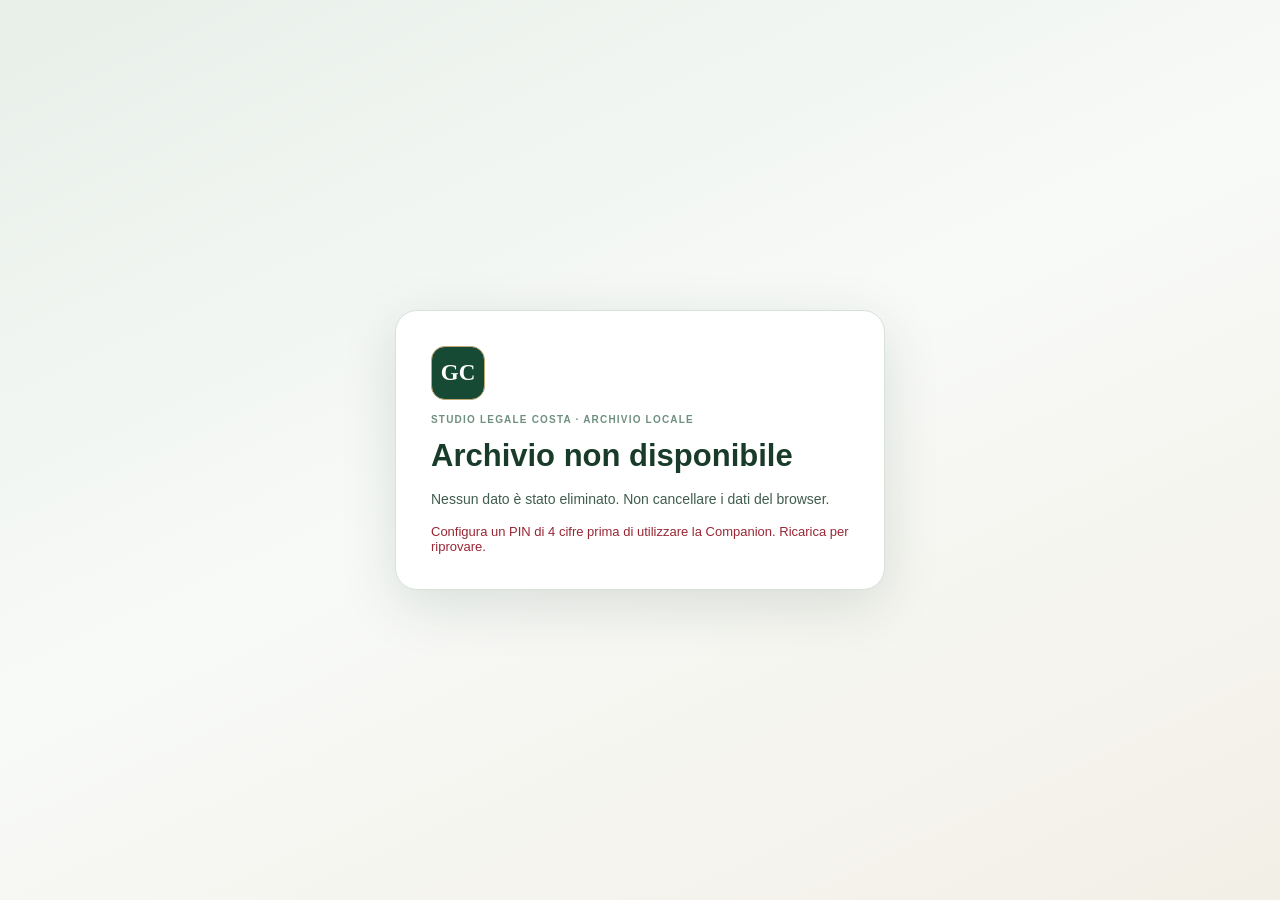
<file: index.html>
<!doctype html>
<html lang="it">
<head>
  <meta charset="utf-8">
  <meta name="viewport" content="width=device-width,initial-scale=1,viewport-fit=cover">
  <meta name="theme-color" content="#f3f5f3">
  <meta name="apple-mobile-web-app-capable" content="yes">
  <meta name="apple-mobile-web-app-status-bar-style" content="default">
  <meta name="apple-mobile-web-app-title" content="Studio Costa">
  <link rel="manifest" href="manifest.json?v=21.0.0">
  <link rel="apple-touch-icon" sizes="180x180" href="apple-touch-icon.png?v=21.0.0">
  <link rel="stylesheet" href="styles-foundation.css?v=21.0.0">
  <link rel="stylesheet" href="styles-legacy.css?v=21.0.0">
  <link rel="stylesheet" href="styles.css?v=21.0.0">
  <title>Studio Costa · Companion Studio</title>
  <link rel="stylesheet" href="studio.css?v=21.0.0">
</head>
<body id="studioBody">
  <section id="accessPinScreen" class="screen hidden" aria-label="PIN di accesso">
    <div class="login-card">
      <div class="brand">GC</div><h1>Companion protetta</h1>
      <p>Inserisci il PIN personale di 4 cifre.</p>
      <input id="accessPinInput" type="password" inputmode="numeric" pattern="[0-9]{4}" maxlength="4" autocomplete="off" placeholder="PIN" aria-label="PIN di accesso">
      <button id="accessPinUnlock" type="button">Sblocca</button>
      <p id="accessPinError" class="error" role="alert"></p>
    </div>
  </section>
  <section id="vaultScreen" class="screen vault-screen hidden" aria-label="Errore archivio locale">
    <div class="vault-card">
      <div class="vault-mark" aria-hidden="true">GC</div>
      <div class="eyebrow dark">STUDIO LEGALE COSTA · ARCHIVIO LOCALE</div>
      <h1 id="vaultHeading">Archivio non disponibile</h1>
      <p id="vaultExplanation">I dati sono stati lasciati intatti. Non cancellare i dati del browser.</p>
      <div id="vaultError" class="error" role="alert"></div>
    </div>
  </section>

  <section id="pairScreen" class="screen hidden">
    <div class="login-card">
      <div class="brand">GC</div>
      <div class="eyebrow dark">STUDIO LEGALE COSTA · COMPANION V21.0.0</div>
      <h1>Importa aggiornamento</h1>
      <p>Seleziona il file <strong>StudioCostaMobile.scmobile</strong> generato dal gestionale. Nessuna password richiesta. Usa un file nel formato attuale SCM0; i vecchi file cifrati SCM1 devono essere riesportati dal gestionale.</p>
      <input id="companionFile" class="file-input-native" type="file" aria-label="Seleziona file .scmobile">
      <label for="companionFile" id="companionFilePicker" class="file-picker-button" role="button" tabindex="0">Seleziona file .scmobile</label>
      <div id="companionFileName" class="file-selected-name">Nessun file selezionato</div>
      <button id="companionImportButton" disabled>Importa aggiornamento</button>
      <button id="importBackButton" class="secondary-button" type="button">Torna alla Companion</button>
      <div id="pairError" class="error"></div>
      <p id="pairLegacyNotice" class="muted hidden" role="status">È stato rilevato un vecchio archivio cifrato, conservato senza modifiche. Non è leggibile automaticamente. Per ritrovare pratiche e appuntamenti, importa un nuovo file .scmobile dal gestionale. Le eventuali attività registrate solo nel vecchio archivio non compariranno qui.</p>
    </div>
  </section>

  <section id="emptyScreen" class="screen hidden">
    <div class="login-card">
      <div class="brand">GC</div>
      <div class="eyebrow dark">COMPANION V21.0.0 · PIN ATTIVO</div>
      <h1>Nessun archivio locale</h1>
      <p>Esporta dal gestionale il file StudioCostaMobile.scmobile, trasferiscilo in modo riservato su iPhone e importalo qui. Per consultarlo usa sempre la stessa icona sulla schermata Home.</p>
      <button id="emptyImportButton" class="secondary-button">Importa file .scmobile</button>
      <p id="emptyLegacyNotice" class="muted hidden" role="status">Il vecchio archivio cifrato è stato conservato intatto, in uno spazio separato. Per visualizzare nuovamente pratiche e appuntamenti, importa un file .scmobile recente dal gestionale. Le attività presenti esclusivamente nel vecchio archivio non sono accessibili automaticamente.</p>
    </div>
  </section>

  <aside id="updateNotice" class="update-notice hidden" role="status" aria-live="polite" aria-label="Aggiornamento dell’app">
    <div class="update-notice-copy"><strong>Aggiornamento disponibile</strong><span>Per applicarlo salva prima ciò che stai scrivendo. I dati già registrati restano sul dispositivo.</span></div>
    <div class="update-notice-actions"><button id="applyUpdate" type="button">Aggiorna ora</button><button id="laterUpdate" type="button" class="update-later">Più tardi</button></div>
  </aside>

  <div id="app" class="hidden">
    <header class="companion-topbar">
      <div class="brand-lockup brand-lockup-redesigned">
        <div class="header-logo image-logo" aria-hidden="true"></div>
        <div class="brand-copy">
          <div class="brand-person">AVV. GIUSY COSTA</div>
          <div class="brand-studio">Studio Legale Costa</div>
          <h1 id="pageTitle">Home</h1>
        </div>
      </div>
      <div class="header-actions compact-actions">
        <span id="networkStatus" class="network-status" role="status" aria-live="polite">Offline</span><span class="companion-version-label">v21.0.0</span>
        <div class="sync-pill" id="headerSync">—</div>
        <button id="settingsButton" class="icon-button" aria-label="Sincronizzazione e privacy">⋯</button>
      </div>
    </header>

    <div class="syncbar">
      <span id="syncStatus">Ultima sincronizzazione: —</span>
      <button id="quickExportActions" class="text-button">0 modifiche</button>
    </div>



    <!-- V21.0.0: unico menu, orizzontale in alto su tablet e in basso su telefono. -->
    <nav class="bottom-nav companion-bottom-nav five-nav v19-nav" aria-label="Navigazione principale">
      <button data-target="homeView" class="active" aria-current="page"><span class="nav-svg" aria-hidden="true"><svg viewBox="0 0 24 24" fill="none"><path d="M4 10.5L12 4l8 6.5"/><path d="M6.5 9.5V20h11V9.5"/><path d="M10 20v-5.5h4V20"/></svg></span><em>Home</em></button>
      <button data-target="hearingsView"><span class="nav-svg" aria-hidden="true"><svg viewBox="0 0 24 24" fill="none"><path d="M12 4v15"/><path d="M7 7h10"/><path d="M5 7c0 3-2 5-2 5h6c0 0-2-2-2-5"/><path d="M19 7c0 3-2 5-2 5h6c0 0-2-2-2-5"/><path d="M8 20h8"/></svg></span><em>Udienze</em></button>
      <button data-target="plannerView"><span class="nav-svg" aria-hidden="true"><svg viewBox="0 0 24 24" fill="none"><rect x="4" y="4" width="16" height="16" rx="3"/><path d="M8 4v3M16 4v3M4 10h16M8 14h8M8 17h5"/></svg></span><em>Planner</em></button>
      <button data-target="scadenzeView"><span class="nav-svg" aria-hidden="true">◷</span><em>Scadenze</em></button>
      <button data-target="practicesView"><span class="nav-svg" aria-hidden="true"><svg viewBox="0 0 24 24" fill="none"><path d="M4 7.5A2.5 2.5 0 0 1 6.5 5H10l1.7 2H17.5A2.5 2.5 0 0 1 20 9.5v8A2.5 2.5 0 0 1 17.5 20h-11A2.5 2.5 0 0 1 4 17.5v-10Z"/><path d="M4 9h16"/></svg></span><em>Pratiche</em></button>
      <button data-target="toolsView"><span class="nav-svg" aria-hidden="true"><svg viewBox="0 0 24 24" fill="none"><path d="M12 3l1.6 3.9L17.5 8.5l-3.1 2.5.9 4-3.3-2-3.3 2 .9-4L6.5 8.5l3.9-1.6L12 3Z"/><path d="M20.1 15.5l.8 1.9 1.9.8-1.9.8-.8 1.9-.8-1.9-1.9-.8 1.9-.8.8-1.9Z"/></svg></span><em>Strumenti</em></button>
    </nav>

    <p id="offlineWarning" class="muted hidden" role="status" aria-live="polite"></p>
    <main>
      <section id="homeView" class="view"></section>

      <section id="hearingsView" class="view hidden">
        <div class="hearings-command-head">
          <div class="view-identity">
            <span class="view-kicker">GIUDIZIARIO</span>
            <div><h2>Udienze</h2><p>Ruolo, orari e pratiche collegate</p></div>
          </div>
          <div class="hearing-period-control">
            <button id="hearingPrev" class="nav-square" aria-label="Periodo precedente">‹</button>
            <span class="companion-date-picker"><span id="hearingDateText" aria-hidden="true"></span><input id="hearingDate" type="date" aria-label="Data udienze"></span>
            <button id="hearingNext" class="nav-square" aria-label="Periodo successivo">›</button>
          </div>
          <div class="hearing-view-row">
            <div class="hearing-mode" role="group" aria-label="Vista udienze">
              <button data-hearing-mode="list" class="active">Elenco</button>
              <button data-hearing-mode="day">Giorno</button>
              <button data-hearing-mode="week">Settimana</button>
              <button data-hearing-mode="month">Mese</button>
            </div>
            <button id="hearingToday" class="hearing-today">Oggi</button>
          </div>
          <div id="hearingPeriodLabel" class="hearing-period-label"></div>
        </div>
        <div id="hearingsContent" class="hearings-docket"></div>
      </section>

      <section id="agendaView" class="view hidden">
        <div class="agenda-planner-head">
          <div class="agenda-title-line">
            <div><span class="view-kicker">PLANNER</span><h2>Agenda</h2></div>
            <button id="agendaToday" class="agenda-today">Oggi</button>
          </div>
          <div class="agenda-navigation-line">
            <button id="agendaPrev" class="nav-square" aria-label="Periodo precedente">‹</button>
            <input id="agendaDate" type="date" aria-label="Data agenda">
            <button id="agendaNext" class="nav-square" aria-label="Periodo successivo">›</button>
          </div>
          <div class="agenda-mode planner-mode" role="group" aria-label="Vista agenda">
            <button data-agenda-mode="day">Giorno</button>
            <button data-agenda-mode="week" class="active">Settimana</button>
            <button data-agenda-mode="month">Mese</button>
            
          </div>
          <div class="agenda-meta-row">
            <span id="agendaPeriodLabel" class="compact-period-label"></span>
            <button id="exportCalendarIcs" class="agenda-export">Esporta</button>
          </div>
        </div>
        <div id="agendaContent" class="agenda-planner-content"></div>
      </section>

      <section id="plannerView" class="view hidden">
        <div class="v19-planner-head">
          <div class="view-kicker">STUDIO COSTA · ORGANIZZAZIONE</div><h2>Il mio Planner</h2>
          <p>Udienze, lavoro e impegni personali in ordine di orario.</p>
          <div class="v19-planner-date"><button id="plannerPrev" aria-label="Giorno precedente">‹</button><span class="companion-date-picker"><span id="plannerDateText" aria-hidden="true"></span><input type="date" id="plannerDate" aria-label="Data Planner"></span><button id="plannerNext" aria-label="Giorno successivo">›</button><button id="plannerToday">Oggi</button></div>
          <strong id="plannerPeriodLabel"></strong>
        </div>
        <div id="plannerContent"></div>
      </section>

      <section id="scadenzeView" class="view hidden">
        <div class="scadenze-head"><span class="view-kicker">ATTI DA NOTIFICARE E DEPOSITARE</span><h2>Scadenze</h2><p>Preparazioni, date interne e termini effettivi</p><label><input id="scadenzeAllDates" type="checkbox" checked> TUTTE LE DATE</label>
        <div class="scadenze-filters"><label>DAL<span class="companion-date-picker"><span id="scadenzeFromText" aria-hidden="true"></span><input type="date" id="scadenzeFrom" aria-label="Scadenze dal"></span></label><label>AL<span class="companion-date-picker"><span id="scadenzeToText" aria-hidden="true"></span><input type="date" id="scadenzeTo" aria-label="Scadenze al"></span></label></div>
        <div class="scadenza-actions"><button id="scadenzePrint">STAMPA / PDF</button><button id="scadenzeCsv">ESPORTA ELENCO</button></div><p id="scadenzeCount"></p></div><div id="scadenzeContent"></div>
      </section>

      <section id="practicesView" class="view hidden">
        <div class="section-head stacked practices-compact-head">
          <div><h2>Pratiche</h2><p class="muted">Ricerca riservata nell’archivio dello studio</p></div>
          <input id="practiceSearch" type="search" placeholder="Cerca per assistito, RG, RGNR, SIUS, SIEP, autorità, controparte">
        </div>
        <div id="practiceFilterBar" class="practice-simple-filters" role="group" aria-label="Filtri pratiche">
          <button class="active" data-practice-filter="all">Tutte</button>
          <button data-practice-filter="PENALE">Penale</button>
          <button data-practice-filter="CIVILE">Civile</button>
          <button data-practice-filter="office">Difese d'ufficio</button>
        </div>
        <div id="practiceCards"></div>
      </section>


      <section id="checklistsView" class="view hidden">
        <div class="section-head">
          <div><h2>Checklist</h2><p class="muted">Attività da spuntare e sincronizzare con il gestionale</p></div>
          <button id="addChecklistMobile" class="secondary-button">＋ Incolla checklist</button>
        </div>
        <div class="filters checklist-filters">
          <button id="checklistTodo" class="active">Da fare</button>
          <button id="checklistDone">Completate</button>
        </div>
        <div class="checklist-quick-tip">Incolla una checklist scritta anche con ChatGPT: una riga = una voce spuntabile.</div>
        <div id="checklistsContent"></div>
      </section>

      <section id="toolsView" class="view hidden">
        <div class="section-head stacked">
          <div><h2>Strumenti</h2><p class="muted">Le funzioni che servono fuori studio, sincronizzate con il desktop</p></div>
          <div id="pluginStatus" class="plugin-status"></div>
        </div>
        <div class="tool-tabs">
          <button data-tool="codes">§<span>Banca</span></button>
          <button data-tool="terms">⌛<span>Calendario</span></button>
          <button data-tool="taxes">⌁<span>Tributi</span></button>
          <button data-tool="split">€<span>Riparto</span></button>
          <button data-tool="documents">▤<span>Documenti</span></button>
          <button data-tool="creset">▦<span>Creset</span></button>
          <button data-tool="checklist">☑<span>Checklist</span></button>
        </div>

        <section id="hearingTool" class="plugin-tool"></section>

        <section id="codesTool" class="plugin-tool hidden">
          <div class="tool-card">
            <div class="section-head stacked compact-head"><div><h3>Banca giuridica</h3><p class="muted">Normativa, sentenze, prassi e note sincronizzate dal desktop</p></div></div>
            <input id="legalSearch" class="tool-input" type="search" placeholder="Articolo, sentenza, argomento, parola chiave…">
            <select id="legalTypeFilter" class="tool-input">
              <option value="">Tutto</option><option value="NORMA">Normativa</option><option value="SENTENZA">Giurisprudenza</option><option value="PRASSI">Prassi</option><option value="FORMULA">Formule</option><option value="NOTA">Note</option>
            </select>
            <div class="legal-institutional-links" aria-label="Fonti istituzionali">
              <a href="https://www.normattiva.it/" target="_blank" rel="noopener noreferrer">Normattiva ↗</a>
              <a href="https://dati.normattiva.it/" target="_blank" rel="noopener noreferrer">Normattiva Open Data ↗</a>
              <a href="https://www.gazzettaufficiale.it/" target="_blank" rel="noopener noreferrer">Gazzetta Ufficiale ↗</a>
              <a href="https://eur-lex.europa.eu/" target="_blank" rel="noopener noreferrer">EUR-Lex ↗</a>
              <a href="https://www.cortecostituzionale.it/" target="_blank" rel="noopener noreferrer">Corte costituzionale ↗</a>
              <a href="https://www.giustizia-amministrativa.it/" target="_blank" rel="noopener noreferrer">Giustizia amministrativa ↗</a>
            </div>
            <p class="legal-source-disclaimer">Collegamenti esterni alle fonti. Le schede locali provengono dal desktop; verifica sempre vigenza e testo applicabile.</p>
            <div id="legalResults"></div>
          </div>
        </section>

        <section id="termsTool" class="plugin-tool hidden">
          <div class="tool-card">
            <h3>Calcolo calendario</h3>
            <p class="muted">Somma o sottrae giorni da una data. Il calcolo dei tributi locali è disponibile nella voce Tributi.</p>
            <label>Data di partenza<input id="termStartDate" class="tool-input" type="date"></label>
            <div class="two-cols"><label>Giorni<input id="termDays" class="tool-input" type="number" min="0" value="30"></label><label>Direzione<select id="termDirection" class="tool-input"><option value="1">In avanti</option><option value="-1">A ritroso</option></select></label></div>
            <button id="calculateQuickTerm">Calcola</button>
            <div id="termResult" class="tool-result">—</div>
          </div>
        </section>

        <section id="taxesTool" class="plugin-tool hidden">
          <div class="tool-card">
            <h3>Tributi locali</h3>
            <p class="muted">Decadenza dell'accertamento, riscossione ed eventuale prescrizione secondo il medesimo motore della versione desktop V21.0.0</p>
            <div class="tool-subcard">
              <strong>1. Tributo e decadenza</strong>
              <label>Tributo<select id="taxType" class="tool-input"><option>IMU</option><option>TARI</option><option>TASI</option><option>ICP/CANONE (verificare disciplina propria)</option><option>ALTRO TRIBUTO LOCALE</option></select></label>
              <div class="two-cols"><label>Annualità<input id="taxYear" class="tool-input" type="number" min="1990" max="2100"></label><label>Violazione<select id="taxViolation" class="tool-input"><option value="PAYMENT">Omesso/parziale pagamento</option><option value="DECLARATION">Omessa/infedele dichiarazione</option></select></label></div>
              <label id="taxDeclarationYearRow" class="hidden">Anno in cui la dichiarazione era dovuta<input id="taxDeclarationYear" class="tool-input" type="number" min="1990" max="2100"></label>
              <label class="setting-row"><span><strong>Sospensione COVID/IFEL</strong><small>Applica +85 giorni soltanto quando il motore la ritiene pertinente.</small></span><input id="taxCovid" type="checkbox" checked></label>
            </div>
            <div class="tool-subcard">
              <strong>2. Atto / riscossione</strong>
              <label>Atto o fase<select id="taxActType" class="tool-input"><option value="ORDINARY">Avviso di accertamento ordinario / non esecutivo</option><option value="EXECUTIVE" selected>Accertamento esecutivo ex L. 160/2019</option><option value="TITLE">Ingiunzione / cartella / titolo coattivo</option><option value="INTERRUPTIVE">Sollecito / intimazione / atto interruttivo</option><option value="PRESCRIPTION">Prescrizione del credito</option><option value="FULL">Quadro completo</option></select></label>
              <label>Regime<select id="taxRegime" class="tool-input"><option value="EXECUTIVE" selected>Accertamento esecutivo locale ex L. 160/2019</option><option value="PREVIOUS">Regime previgente / titolo separato</option><option value="OTHER">Altro / da verificare</option></select></label>
              <label>Data notifica accertamento<input id="taxNoticeDate" class="tool-input" type="date"></label>
              <label>Data definitività / esecutività verificata<input id="taxDefinitiveDate" class="tool-input" type="date"></label>
              <label>Scadenza termine ricorso/pagamento (se nota)<input id="taxPaymentDeadline" class="tool-input" type="date"></label>
              <label>Riscossione dopo l'affidamento<select id="taxCollectorMode" class="tool-input"><option value="UNKNOWN">Da verificare</option><option value="SAME">Stesso soggetto che ha notificato — 120 giorni</option><option value="OTHER">Soggetto diverso / affidatario — 180 giorni</option></select></label>
            </div>
            <div class="tool-subcard">
              <strong>3. Prescrizione</strong>
              <label>Ultimo atto interruttivo validamente notificato<input id="taxLastActDate" class="tool-input" type="date"></label>
              <label class="setting-row"><span><strong>Credito consacrato in giudicato</strong><small>Verifica indicativa del termine decennale ex art. 2953 c.c.</small></span><input id="taxJudgment" type="checkbox"></label>
            </div>
            <button id="calculateLocalTaxes">Calcola termini</button>
            <div id="taxResult" class="tool-result tax-result">—</div>
          </div>
        </section>

        <section id="splitTool" class="plugin-tool hidden">
          <div class="tool-card">
            <h3>Riparto Studio / TFC</h3>
            <p class="muted">Tre passaggi distinti, come nel desktop: 50% eventuale, accantonamento 19%, riparto del residuo.</p>
            <div class="tool-subcard">
              <strong>1. Calcolo eventuale del 50%</strong>
              <label>Importo totale (€)<input id="splitHalfTotal" class="tool-input" inputmode="decimal" placeholder="0,00"></label>
              <button id="calculateHalfInvoice" class="secondary-button">Calcola 50%</button>
              <div id="splitHalfResult" class="tool-result compact-result">—</div>
            </div>
            <div class="tool-subcard">
              <strong>2. Fatturato e accantonamento 19%</strong>
              <label>Importo effettivamente fatturato (€)<input id="splitBilledAmount" class="tool-input" inputmode="decimal" placeholder="0,00"></label>
              <label>Chi ha fatturato?<select id="splitBilledBy" class="tool-input"></select></label>
              <button id="calculateReserve" class="secondary-button">Calcola accantonamento</button>
              <div id="splitReserveResult" class="tool-result compact-result">—</div>
            </div>
            <div class="tool-subcard">
              <strong>3. Riparto del residuo</strong>
              <label>Schema<select id="splitMode" class="tool-input"><option value="thirds">Tre quote uguali</option><option value="tfc">Quote TFC — Studio 30% · Titolare 30% · Firmatario 10% · Redattore 30%</option></select></label>
              <div id="splitTfcRoles" class="tfc-role-grid hidden">
                <label>Titolare della pratica (30%)<select id="splitHolder" class="tool-input"></select></label>
                <label>Firmatario (10%)<select id="splitSigner" class="tool-input"></select></label>
                <label>Redattore dell'atto (30%)<select id="splitDrafter" class="tool-input"></select></label>
                <p class="muted">La quota Studio TFC del 30% viene accantonata separatamente e resta allo Studio.</p>
              </div>
              <button id="calculateSplit">Calcola riparto</button>
              <div id="splitResult" class="tool-result">—</div>
            </div>
          </div>
        </section>

        <section id="documentsTool" class="plugin-tool hidden">
          <div class="tool-card">
            <h3>Documenti</h3>
            <p class="muted">Documenti autorizzati e disponibili offline nel pacchetto sincronizzato.</p>
            <input id="documentSearch" class="tool-input" type="search" placeholder="Nome file, pratica, categoria, tipo…">
            <select id="documentCategoryFilter" class="tool-input"><option value="">Tutte le categorie</option></select>
            <div id="documentsToolResults"></div>
          </div>
        </section>

        <section id="cresetTool" class="plugin-tool hidden"></section>

        <section id="checklistTool" class="plugin-tool hidden">
          <div class="tool-card">
            <h3>Checklist</h3>
            <p class="muted">Apri le checklist operative sincronizzate con il gestionale.</p>
            <button id="openChecklistsFromTools">Apri checklist</button>
          </div>
        </section>
      </section>

      <section id="searchView" class="view hidden">
        <div class="section-head stacked">
          <div><h2>Ricerca</h2><p class="muted">Pratiche, agenda, documenti, checklist, Creset e banca giuridica</p></div>
          <input id="globalSearch" type="search" autocomplete="off" placeholder="Scrivi un nome, RG, udienza, documento…">
        </div>
        <div id="globalSearchResults" class="search-results"></div>
      </section>
    </main>


  </div>

  <button id="addLocalTask" class="floating-add compact-fab" aria-label="Nuovo impegno">＋</button>

  <div id="localTaskModal" class="modal hidden">
    <div class="modal-sheet compact-sheet">
      <div class="modal-top"><button id="closeLocalTask" class="back-button" type="button" aria-label="Chiudi nuovo impegno">‹</button><div><div class="eyebrow dark">NUOVO IMPEGNO</div><h2 id="localModalTitle">Inserisci</h2></div></div>
      <input id="localTaskId" type="hidden">
      <label>Tipo<select id="localCategory"><option>UDIENZA</option><option>APPUNTAMENTO</option><option>ATTIVITÀ</option><option>PROMEMORIA</option><option>TELEFONATA</option><option>COMMISSIONE</option><option>PERSONALE</option><option>ALTRO</option></select></label>
      <label>Pratica<select id="localPractice"><option value="">Nessuna pratica</option></select></label>
      <label>Titolo / tipo di udienza<input id="localTitle" type="text"></label>
      <label>Data<input id="localDate" type="date"></label>
      <div class="two-cols"><label>Ora iniziale<input id="localStart" type="time"></label><label>Ora finale<input id="localEnd" type="time"></label></div>
      <label><input id="localAllDay" type="checkbox"> Tutto il giorno</label>
      <label>Luogo<input id="localLocation" type="text"></label>
      <div id="hearingExtraFields" class="hearing-extra hidden">
        <div class="two-cols"><label>Aula<input id="localCourtroom" type="text"></label><label>Giudice<input id="localJudge" type="text"></label></div>
        <label class="setting-row hearing-first-row"><span><strong>Prima udienza del procedimento</strong><small>Attiva i termini processuali pertinenti quando la pratica lo richiede.</small></span><input id="localFirstHearing" type="checkbox"></label>
      </div>
      <label>Note<textarea id="localNotes" rows="3"></textarea></label>
      <label>Priorità<select id="localPriority"><option>BASSA</option><option selected>MEDIA</option><option>ALTA</option><option>URGENTE</option></select></label>
      <label id="localBusyRow"><input id="localBusy" type="checkbox" checked> Occupa il calendario</label>
      <label id="localPrivateRow"><input id="localPrivate" type="checkbox"> Privata</label>
      <div class="modal-actions"><button id="deleteLocalTask" class="danger-button hidden">Elimina</button><button id="saveLocalTask">Salva sul telefono</button></div>
      <p class="muted">La modifica entrerà nel gestionale solo dopo l’esportazione e l’importazione controllata sul PC.</p>
    </div>
  </div>

  <div id="hearingOutcomeModal" class="modal hidden">
    <div class="modal-sheet compact-sheet">
      <div class="modal-top"><button id="closeHearingOutcome" class="back-button" type="button" aria-label="Chiudi gestione udienza">‹</button><div><div class="eyebrow dark">UDIENZA</div><h2 id="hearingOutcomeTitle">Esito / rinvio</h2></div></div>
      <input id="outcomeHearingId" type="hidden">
      <label>Esito<select id="outcomeValue"><option value="">Seleziona</option><option value="RINVIO">Rinvio</option><option value="DISCUSSIONE">Discussione</option><option value="RISERVA">Riserva</option><option value="SENTENZA">Decisione / sentenza</option><option value="CTU AMMESSA">CTU ammessa</option><option value="TERMINI CONCESSI">Termini concessi</option><option value="ALTRO">Altro</option></select></label>
      <div class="two-cols"><label>Nuova udienza<input id="outcomeNextDate" type="date"></label><label>Ora<input id="outcomeNextTime" type="time"></label></div>
      <label>Motivo rinvio<input id="outcomeReason" type="text"></label>
      <label><input id="outcomeTermsGranted" type="checkbox"> Il giudice ha concesso termini</label>
      <label>Provvedimenti / termini esatti<textarea id="outcomeJudgeOrders" rows="3"></textarea></label>
      <label>Nota / attività svolte<textarea id="outcomePerformed" rows="3"></textarea></label>
      <button id="saveHearingOutcome">Registra da sincronizzare</button>
      <p class="muted">Il telefono non trasforma il testo del provvedimento in una scadenza legale. Il desktop valida l’esito e applica il motore giuridico.</p>
    </div>
  </div>

  <div id="practiceModal" class="modal hidden">
    <div class="modal-sheet">
      <div class="modal-top"><button id="closePractice" class="back-button" type="button" aria-label="Chiudi scheda pratica">‹</button><div><div class="eyebrow dark">SCHEDA PRATICA</div><h2 id="detailTitle"></h2></div></div>
      <div id="detailSync" class="detail-sync"></div>
      <div id="practiceDetail"></div>
    </div>
  </div>

  <div id="settingsModal" class="modal hidden">
    <div class="modal-sheet compact-sheet">
      <div class="modal-top"><button id="closeSettings" class="back-button" type="button" aria-label="Chiudi impostazioni">‹</button><div><div class="eyebrow dark">COMPANION V21.0.0</div><h2>Sincronizzazione e privacy</h2></div></div>
      <div class="detail-section">
        <h3>Modifiche da riportare al PC</h3>
        <p id="pendingActionsInfo" class="muted"></p>
        <button id="exportMobileActions">Esporta modifiche .scmr</button>
      </div>
      <div class="detail-section">
        <h3>Archivio</h3>
        <p id="localArchiveInfo" class="muted"></p>
        <button id="privacyImportButton" class="secondary-button">Importa nuovo .scmobile</button>
      </div>
      <div class="detail-section">
        <h3>PIN di accesso iPhone</h3>
        <p class="muted">PIN di 4 cifre richiesto all'apertura della Companion. È una protezione aggiuntiva al codice dell'iPhone, non sostituisce la sicurezza del dispositivo.</p>
        <button id="changeAccessPin" class="secondary-button" type="button">Imposta o modifica PIN di accesso</button>
      </div>
      <div class="detail-section">
        <h3>Protezione visualizzazione</h3>
        <label class="setting-row"><span><strong>Nascondi note sensibili</strong><small>Le note non saranno mostrate nelle schede pratica.</small></span><input id="hideNotesSetting" type="checkbox"></label>
        <label class="setting-row"><span><strong>Nascondi documenti offline</strong><small>I file resteranno salvati ma non saranno elencati.</small></span><input id="hideDocumentsSetting" type="checkbox"></label>
      </div>
      <div class="detail-section">
        <button id="exportLocalTasks" class="secondary-button">Backup attività create su iPhone</button>
        <input id="localTasksFile" type="file" accept=".scl,application/json">
        <button id="importLocalTasks" class="secondary-button">Ripristina backup attività</button>
      </div>
      <div class="detail-section">
        <h3>Gestione dati sul dispositivo</h3>
        <p class="muted">Accesso protetto con PIN locale quando configurato. I dati conservati in questa Companion sono cifrati con AES-256-GCM tramite una chiave locale del dispositivo. Chi può usare questo browser può consultare l'archivio. I file esportati .scmobile, .scmr e .scl non sono cifrati: conservarli in modo riservato.</p>
        <button id="clearLocalArchive" class="secondary-button">Elimina solo archivio importato</button>
        <button id="clearAllLocalData" class="danger-button" type="button">Elimina tutti i dati locali</button>
      </div>
    </div>
  </div>


    <div id="checklistComposerModal" class="modal hidden">
    <div class="modal-sheet compact-sheet checklist-composer-sheet">
      <div class="modal-top"><button id="closeChecklistComposer" class="back-button" type="button" aria-label="Chiudi checklist">‹</button><div><div class="eyebrow dark">CHECKLIST RAPIDA</div><h2>Incolla elenco</h2></div></div>
      <p class="muted">Puoi incollare una checklist scritta anche con ChatGPT. Ogni riga diventa una voce spuntabile. Se una riga contiene una data o un orario, il Companion li riconosce automaticamente.</p>
      <label>Titolo checklist<input id="checklistComposerTitle" type="text" placeholder="Es. Adempimenti udienza / documenti da preparare"></label>
      <div class="two-cols"><label>Data di riferimento<input id="checklistComposerDate" type="date"></label><label>Priorità<select id="checklistComposerPriority"><option>BASSA</option><option selected>MEDIA</option><option>ALTA</option><option>URGENTE</option></select></label></div>
      <label>Assistito o codice pratica (facoltativo)<input id="checklistComposerPractice" type="text" placeholder="Es. Rossi Mario / RGNR 1234/2026"></label>
      <label>Voci da creare<textarea id="checklistComposerItems" rows="10" placeholder="Incolla qui la checklist, una voce per riga.&#10;Esempio:&#10;07/10 ore 09:30 - chiamare il cliente&#10;depositare memoria conclusionale&#10;recuperare marca da bollo"></textarea></label>
      <div class="checklist-composer-actions"><button id="clearChecklistComposer" class="secondary-button" type="button">Svuota</button><button id="saveChecklistComposer" type="button">Crea checklist</button></div>
      <p class="muted">Dopo la creazione, potrai flaggare le voci direttamente dal telefono e poi esportare le modifiche verso il desktop.</p>
    </div>
  </div>

<div id="undoToast" class="undo-toast hidden"><span>Checklist aggiornata</span><button id="undoAction" type="button">Annulla</button></div>

  <script src="companion-version.js?v=21.0.0"></script>
  <script src="companion-core.js?v=21.0.0"></script>
  <script src="planner-batch-mobile.js?v=21.0.0"></script>
  <script src="companion-vault.js?v=21.0.0"></script>
  <script src="companion-storage.js?v=21.0.0"></script>
  <script src="app.js?v=21.0.0"></script>
  <script src="app-calendar.js?v=21.0.0-home1"></script>
  <script src="app-planner.js?v=21.0.0"></script>
  <script src="app-workflows.js?v=21.0.0"></script>
  <script src="app-calculators.js?v=21.0.0"></script>
  <script src="app-actions.js?v=21.0.0"></script>
  <script src="app-details.js?v=21.0.0"></script>
  <script src="app-privacy.js?v=21.0.0"></script>
  <script src="app-scadenze.js?v=21.0.0"></script>
  <script src="companion-access.js?v=21.0.0"></script>
  <script src="studio-core.js?v=21.0.0"></script>
  <script src="studio.js?v=21.0.0-home1"></script>
  <script src="app-bootstrap.js?v=21.0.0"></script>
</body>
</html>
</file>
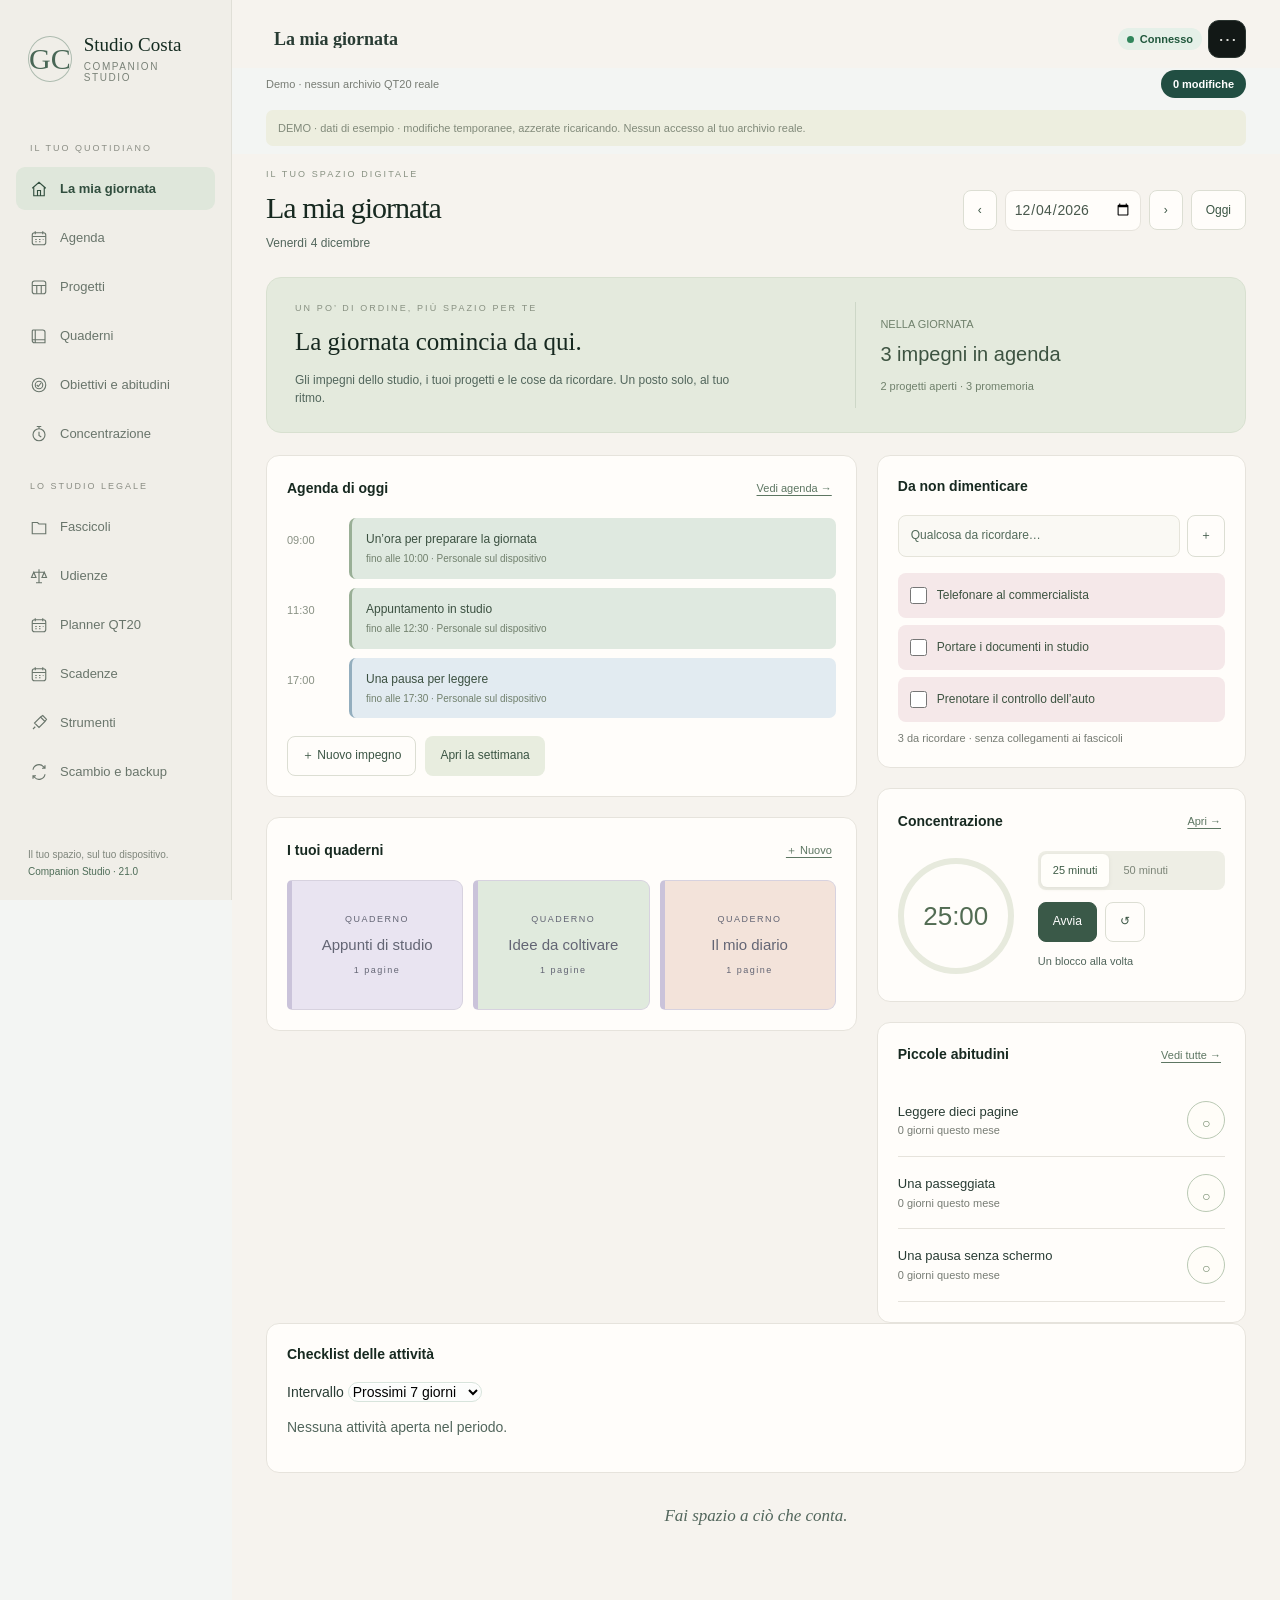
<file: demo.html>
<!doctype html>
<html lang="it">
<head>
  <meta charset="utf-8">
  <meta name="viewport" content="width=device-width,initial-scale=1,viewport-fit=cover">
  <meta name="theme-color" content="#f3f5f3">
  <meta name="apple-mobile-web-app-capable" content="yes">
  <meta name="apple-mobile-web-app-status-bar-style" content="default">
  <meta name="apple-mobile-web-app-title" content="Studio Costa">
  <link rel="manifest" href="manifest.json?v=21.0.0">
  <link rel="apple-touch-icon" sizes="180x180" href="apple-touch-icon.png?v=21.0.0">
  <link rel="stylesheet" href="styles-foundation.css?v=21.0.0">
  <link rel="stylesheet" href="styles-legacy.css?v=21.0.0">
  <link rel="stylesheet" href="styles.css?v=21.0.0">
  <title>Studio Costa · Companion Studio</title>
  <link rel="stylesheet" href="studio.css?v=21.0.0">
</head>
<body id="studioBody">
  <section id="accessPinScreen" class="screen hidden" aria-label="PIN di accesso">
    <div class="login-card">
      <div class="brand">GC</div><h1>Companion protetta</h1>
      <p>Inserisci il PIN personale di 4 cifre.</p>
      <input id="accessPinInput" type="password" inputmode="numeric" pattern="[0-9]{4}" maxlength="4" autocomplete="off" placeholder="PIN" aria-label="PIN di accesso">
      <button id="accessPinUnlock" type="button">Sblocca</button>
      <p id="accessPinError" class="error" role="alert"></p>
    </div>
  </section>
  <section id="vaultScreen" class="screen vault-screen hidden" aria-label="Errore archivio locale">
    <div class="vault-card">
      <div class="vault-mark" aria-hidden="true">GC</div>
      <div class="eyebrow dark">STUDIO LEGALE COSTA · ARCHIVIO LOCALE</div>
      <h1 id="vaultHeading">Archivio non disponibile</h1>
      <p id="vaultExplanation">I dati sono stati lasciati intatti. Non cancellare i dati del browser.</p>
      <div id="vaultError" class="error" role="alert"></div>
    </div>
  </section>

  <section id="pairScreen" class="screen hidden">
    <div class="login-card">
      <div class="brand">GC</div>
      <div class="eyebrow dark">STUDIO LEGALE COSTA · COMPANION V21.0.0</div>
      <h1>Importa aggiornamento</h1>
      <p>Seleziona il file <strong>StudioCostaMobile.scmobile</strong> generato dal gestionale. Nessuna password richiesta. Usa un file nel formato attuale SCM0; i vecchi file cifrati SCM1 devono essere riesportati dal gestionale.</p>
      <input id="companionFile" class="file-input-native" type="file" aria-label="Seleziona file .scmobile">
      <label for="companionFile" id="companionFilePicker" class="file-picker-button" role="button" tabindex="0">Seleziona file .scmobile</label>
      <div id="companionFileName" class="file-selected-name">Nessun file selezionato</div>
      <button id="companionImportButton" disabled>Importa aggiornamento</button>
      <button id="importBackButton" class="secondary-button" type="button">Torna alla Companion</button>
      <div id="pairError" class="error"></div>
      <p id="pairLegacyNotice" class="muted hidden" role="status">È stato rilevato un vecchio archivio cifrato, conservato senza modifiche. Non è leggibile automaticamente. Per ritrovare pratiche e appuntamenti, importa un nuovo file .scmobile dal gestionale. Le eventuali attività registrate solo nel vecchio archivio non compariranno qui.</p>
    </div>
  </section>

  <section id="emptyScreen" class="screen hidden">
    <div class="login-card">
      <div class="brand">GC</div>
      <div class="eyebrow dark">COMPANION V21.0.0 · PIN ATTIVO</div>
      <h1>Nessun archivio locale</h1>
      <p>Esporta dal gestionale il file StudioCostaMobile.scmobile, trasferiscilo in modo riservato su iPhone e importalo qui. Per consultarlo usa sempre la stessa icona sulla schermata Home.</p>
      <button id="emptyImportButton" class="secondary-button">Importa file .scmobile</button>
      <p id="emptyLegacyNotice" class="muted hidden" role="status">Il vecchio archivio cifrato è stato conservato intatto, in uno spazio separato. Per visualizzare nuovamente pratiche e appuntamenti, importa un file .scmobile recente dal gestionale. Le attività presenti esclusivamente nel vecchio archivio non sono accessibili automaticamente.</p>
    </div>
  </section>

  <aside id="updateNotice" class="update-notice hidden" role="status" aria-live="polite" aria-label="Aggiornamento dell’app">
    <div class="update-notice-copy"><strong>Aggiornamento disponibile</strong><span>Per applicarlo salva prima ciò che stai scrivendo. I dati già registrati restano sul dispositivo.</span></div>
    <div class="update-notice-actions"><button id="applyUpdate" type="button">Aggiorna ora</button><button id="laterUpdate" type="button" class="update-later">Più tardi</button></div>
  </aside>

  <div id="app" class="hidden">
    <header class="companion-topbar">
      <div class="brand-lockup brand-lockup-redesigned">
        <div class="header-logo image-logo" aria-hidden="true"></div>
        <div class="brand-copy">
          <div class="brand-person">AVV. GIUSY COSTA</div>
          <div class="brand-studio">Studio Legale Costa</div>
          <h1 id="pageTitle">Home</h1>
        </div>
      </div>
      <div class="header-actions compact-actions">
        <span id="networkStatus" class="network-status" role="status" aria-live="polite">Offline</span><span class="companion-version-label">v21.0.0</span>
        <div class="sync-pill" id="headerSync">—</div>
        <button id="settingsButton" class="icon-button" aria-label="Sincronizzazione e privacy">⋯</button>
      </div>
    </header>

    <div class="syncbar">
      <span id="syncStatus">Ultima sincronizzazione: —</span>
      <button id="quickExportActions" class="text-button">0 modifiche</button>
    </div>



    <!-- V21.0.0: unico menu, orizzontale in alto su tablet e in basso su telefono. -->
    <nav class="bottom-nav companion-bottom-nav five-nav v19-nav" aria-label="Navigazione principale">
      <button data-target="homeView" class="active" aria-current="page"><span class="nav-svg" aria-hidden="true"><svg viewBox="0 0 24 24" fill="none"><path d="M4 10.5L12 4l8 6.5"/><path d="M6.5 9.5V20h11V9.5"/><path d="M10 20v-5.5h4V20"/></svg></span><em>Home</em></button>
      <button data-target="hearingsView"><span class="nav-svg" aria-hidden="true"><svg viewBox="0 0 24 24" fill="none"><path d="M12 4v15"/><path d="M7 7h10"/><path d="M5 7c0 3-2 5-2 5h6c0 0-2-2-2-5"/><path d="M19 7c0 3-2 5-2 5h6c0 0-2-2-2-5"/><path d="M8 20h8"/></svg></span><em>Udienze</em></button>
      <button data-target="plannerView"><span class="nav-svg" aria-hidden="true"><svg viewBox="0 0 24 24" fill="none"><rect x="4" y="4" width="16" height="16" rx="3"/><path d="M8 4v3M16 4v3M4 10h16M8 14h8M8 17h5"/></svg></span><em>Planner</em></button>
      <button data-target="scadenzeView"><span class="nav-svg" aria-hidden="true">◷</span><em>Scadenze</em></button>
      <button data-target="practicesView"><span class="nav-svg" aria-hidden="true"><svg viewBox="0 0 24 24" fill="none"><path d="M4 7.5A2.5 2.5 0 0 1 6.5 5H10l1.7 2H17.5A2.5 2.5 0 0 1 20 9.5v8A2.5 2.5 0 0 1 17.5 20h-11A2.5 2.5 0 0 1 4 17.5v-10Z"/><path d="M4 9h16"/></svg></span><em>Pratiche</em></button>
      <button data-target="toolsView"><span class="nav-svg" aria-hidden="true"><svg viewBox="0 0 24 24" fill="none"><path d="M12 3l1.6 3.9L17.5 8.5l-3.1 2.5.9 4-3.3-2-3.3 2 .9-4L6.5 8.5l3.9-1.6L12 3Z"/><path d="M20.1 15.5l.8 1.9 1.9.8-1.9.8-.8 1.9-.8-1.9-1.9-.8 1.9-.8.8-1.9Z"/></svg></span><em>Strumenti</em></button>
    </nav>

    <p id="offlineWarning" class="muted hidden" role="status" aria-live="polite"></p>
    <main>
      <section id="homeView" class="view"></section>

      <section id="hearingsView" class="view hidden">
        <div class="hearings-command-head">
          <div class="view-identity">
            <span class="view-kicker">GIUDIZIARIO</span>
            <div><h2>Udienze</h2><p>Ruolo, orari e pratiche collegate</p></div>
          </div>
          <div class="hearing-period-control">
            <button id="hearingPrev" class="nav-square" aria-label="Periodo precedente">‹</button>
            <span class="companion-date-picker"><span id="hearingDateText" aria-hidden="true"></span><input id="hearingDate" type="date" aria-label="Data udienze"></span>
            <button id="hearingNext" class="nav-square" aria-label="Periodo successivo">›</button>
          </div>
          <div class="hearing-view-row">
            <div class="hearing-mode" role="group" aria-label="Vista udienze">
              <button data-hearing-mode="list" class="active">Elenco</button>
              <button data-hearing-mode="day">Giorno</button>
              <button data-hearing-mode="week">Settimana</button>
              <button data-hearing-mode="month">Mese</button>
            </div>
            <button id="hearingToday" class="hearing-today">Oggi</button>
          </div>
          <div id="hearingPeriodLabel" class="hearing-period-label"></div>
        </div>
        <div id="hearingsContent" class="hearings-docket"></div>
      </section>

      <section id="agendaView" class="view hidden">
        <div class="agenda-planner-head">
          <div class="agenda-title-line">
            <div><span class="view-kicker">PLANNER</span><h2>Agenda</h2></div>
            <button id="agendaToday" class="agenda-today">Oggi</button>
          </div>
          <div class="agenda-navigation-line">
            <button id="agendaPrev" class="nav-square" aria-label="Periodo precedente">‹</button>
            <input id="agendaDate" type="date" aria-label="Data agenda">
            <button id="agendaNext" class="nav-square" aria-label="Periodo successivo">›</button>
          </div>
          <div class="agenda-mode planner-mode" role="group" aria-label="Vista agenda">
            <button data-agenda-mode="day">Giorno</button>
            <button data-agenda-mode="week" class="active">Settimana</button>
            <button data-agenda-mode="month">Mese</button>
            
          </div>
          <div class="agenda-meta-row">
            <span id="agendaPeriodLabel" class="compact-period-label"></span>
            <button id="exportCalendarIcs" class="agenda-export">Esporta</button>
          </div>
        </div>
        <div id="agendaContent" class="agenda-planner-content"></div>
      </section>

      <section id="plannerView" class="view hidden">
        <div class="v19-planner-head">
          <div class="view-kicker">STUDIO COSTA · ORGANIZZAZIONE</div><h2>Il mio Planner</h2>
          <p>Udienze, lavoro e impegni personali in ordine di orario.</p>
          <div class="v19-planner-date"><button id="plannerPrev" aria-label="Giorno precedente">‹</button><span class="companion-date-picker"><span id="plannerDateText" aria-hidden="true"></span><input type="date" id="plannerDate" aria-label="Data Planner"></span><button id="plannerNext" aria-label="Giorno successivo">›</button><button id="plannerToday">Oggi</button></div>
          <strong id="plannerPeriodLabel"></strong>
        </div>
        <div id="plannerContent"></div>
      </section>

      <section id="scadenzeView" class="view hidden">
        <div class="scadenze-head"><span class="view-kicker">ATTI DA NOTIFICARE E DEPOSITARE</span><h2>Scadenze</h2><p>Preparazioni, date interne e termini effettivi</p><label><input id="scadenzeAllDates" type="checkbox" checked> TUTTE LE DATE</label>
        <div class="scadenze-filters"><label>DAL<span class="companion-date-picker"><span id="scadenzeFromText" aria-hidden="true"></span><input type="date" id="scadenzeFrom" aria-label="Scadenze dal"></span></label><label>AL<span class="companion-date-picker"><span id="scadenzeToText" aria-hidden="true"></span><input type="date" id="scadenzeTo" aria-label="Scadenze al"></span></label></div>
        <div class="scadenza-actions"><button id="scadenzePrint">STAMPA / PDF</button><button id="scadenzeCsv">ESPORTA ELENCO</button></div><p id="scadenzeCount"></p></div><div id="scadenzeContent"></div>
      </section>

      <section id="practicesView" class="view hidden">
        <div class="section-head stacked practices-compact-head">
          <div><h2>Pratiche</h2><p class="muted">Ricerca riservata nell’archivio dello studio</p></div>
          <input id="practiceSearch" type="search" placeholder="Cerca per assistito, RG, RGNR, SIUS, SIEP, autorità, controparte">
        </div>
        <div id="practiceFilterBar" class="practice-simple-filters" role="group" aria-label="Filtri pratiche">
          <button class="active" data-practice-filter="all">Tutte</button>
          <button data-practice-filter="PENALE">Penale</button>
          <button data-practice-filter="CIVILE">Civile</button>
          <button data-practice-filter="office">Difese d'ufficio</button>
        </div>
        <div id="practiceCards"></div>
      </section>


      <section id="checklistsView" class="view hidden">
        <div class="section-head">
          <div><h2>Checklist</h2><p class="muted">Attività da spuntare e sincronizzare con il gestionale</p></div>
          <button id="addChecklistMobile" class="secondary-button">＋ Incolla checklist</button>
        </div>
        <div class="filters checklist-filters">
          <button id="checklistTodo" class="active">Da fare</button>
          <button id="checklistDone">Completate</button>
        </div>
        <div class="checklist-quick-tip">Incolla una checklist scritta anche con ChatGPT: una riga = una voce spuntabile.</div>
        <div id="checklistsContent"></div>
      </section>

      <section id="toolsView" class="view hidden">
        <div class="section-head stacked">
          <div><h2>Strumenti</h2><p class="muted">Le funzioni che servono fuori studio, sincronizzate con il desktop</p></div>
          <div id="pluginStatus" class="plugin-status"></div>
        </div>
        <div class="tool-tabs">
          <button data-tool="codes">§<span>Banca</span></button>
          <button data-tool="terms">⌛<span>Calendario</span></button>
          <button data-tool="taxes">⌁<span>Tributi</span></button>
          <button data-tool="split">€<span>Riparto</span></button>
          <button data-tool="documents">▤<span>Documenti</span></button>
          <button data-tool="creset">▦<span>Creset</span></button>
          <button data-tool="checklist">☑<span>Checklist</span></button>
        </div>

        <section id="hearingTool" class="plugin-tool"></section>

        <section id="codesTool" class="plugin-tool hidden">
          <div class="tool-card">
            <div class="section-head stacked compact-head"><div><h3>Banca giuridica</h3><p class="muted">Normativa, sentenze, prassi e note sincronizzate dal desktop</p></div></div>
            <input id="legalSearch" class="tool-input" type="search" placeholder="Articolo, sentenza, argomento, parola chiave…">
            <select id="legalTypeFilter" class="tool-input">
              <option value="">Tutto</option><option value="NORMA">Normativa</option><option value="SENTENZA">Giurisprudenza</option><option value="PRASSI">Prassi</option><option value="FORMULA">Formule</option><option value="NOTA">Note</option>
            </select>
            <div class="legal-institutional-links" aria-label="Fonti istituzionali">
              <a href="https://www.normattiva.it/" target="_blank" rel="noopener noreferrer">Normattiva ↗</a>
              <a href="https://dati.normattiva.it/" target="_blank" rel="noopener noreferrer">Normattiva Open Data ↗</a>
              <a href="https://www.gazzettaufficiale.it/" target="_blank" rel="noopener noreferrer">Gazzetta Ufficiale ↗</a>
              <a href="https://eur-lex.europa.eu/" target="_blank" rel="noopener noreferrer">EUR-Lex ↗</a>
              <a href="https://www.cortecostituzionale.it/" target="_blank" rel="noopener noreferrer">Corte costituzionale ↗</a>
              <a href="https://www.giustizia-amministrativa.it/" target="_blank" rel="noopener noreferrer">Giustizia amministrativa ↗</a>
            </div>
            <p class="legal-source-disclaimer">Collegamenti esterni alle fonti. Le schede locali provengono dal desktop; verifica sempre vigenza e testo applicabile.</p>
            <div id="legalResults"></div>
          </div>
        </section>

        <section id="termsTool" class="plugin-tool hidden">
          <div class="tool-card">
            <h3>Calcolo calendario</h3>
            <p class="muted">Somma o sottrae giorni da una data. Il calcolo dei tributi locali è disponibile nella voce Tributi.</p>
            <label>Data di partenza<input id="termStartDate" class="tool-input" type="date"></label>
            <div class="two-cols"><label>Giorni<input id="termDays" class="tool-input" type="number" min="0" value="30"></label><label>Direzione<select id="termDirection" class="tool-input"><option value="1">In avanti</option><option value="-1">A ritroso</option></select></label></div>
            <button id="calculateQuickTerm">Calcola</button>
            <div id="termResult" class="tool-result">—</div>
          </div>
        </section>

        <section id="taxesTool" class="plugin-tool hidden">
          <div class="tool-card">
            <h3>Tributi locali</h3>
            <p class="muted">Decadenza dell'accertamento, riscossione ed eventuale prescrizione secondo il medesimo motore della versione desktop V21.0.0</p>
            <div class="tool-subcard">
              <strong>1. Tributo e decadenza</strong>
              <label>Tributo<select id="taxType" class="tool-input"><option>IMU</option><option>TARI</option><option>TASI</option><option>ICP/CANONE (verificare disciplina propria)</option><option>ALTRO TRIBUTO LOCALE</option></select></label>
              <div class="two-cols"><label>Annualità<input id="taxYear" class="tool-input" type="number" min="1990" max="2100"></label><label>Violazione<select id="taxViolation" class="tool-input"><option value="PAYMENT">Omesso/parziale pagamento</option><option value="DECLARATION">Omessa/infedele dichiarazione</option></select></label></div>
              <label id="taxDeclarationYearRow" class="hidden">Anno in cui la dichiarazione era dovuta<input id="taxDeclarationYear" class="tool-input" type="number" min="1990" max="2100"></label>
              <label class="setting-row"><span><strong>Sospensione COVID/IFEL</strong><small>Applica +85 giorni soltanto quando il motore la ritiene pertinente.</small></span><input id="taxCovid" type="checkbox" checked></label>
            </div>
            <div class="tool-subcard">
              <strong>2. Atto / riscossione</strong>
              <label>Atto o fase<select id="taxActType" class="tool-input"><option value="ORDINARY">Avviso di accertamento ordinario / non esecutivo</option><option value="EXECUTIVE" selected>Accertamento esecutivo ex L. 160/2019</option><option value="TITLE">Ingiunzione / cartella / titolo coattivo</option><option value="INTERRUPTIVE">Sollecito / intimazione / atto interruttivo</option><option value="PRESCRIPTION">Prescrizione del credito</option><option value="FULL">Quadro completo</option></select></label>
              <label>Regime<select id="taxRegime" class="tool-input"><option value="EXECUTIVE" selected>Accertamento esecutivo locale ex L. 160/2019</option><option value="PREVIOUS">Regime previgente / titolo separato</option><option value="OTHER">Altro / da verificare</option></select></label>
              <label>Data notifica accertamento<input id="taxNoticeDate" class="tool-input" type="date"></label>
              <label>Data definitività / esecutività verificata<input id="taxDefinitiveDate" class="tool-input" type="date"></label>
              <label>Scadenza termine ricorso/pagamento (se nota)<input id="taxPaymentDeadline" class="tool-input" type="date"></label>
              <label>Riscossione dopo l'affidamento<select id="taxCollectorMode" class="tool-input"><option value="UNKNOWN">Da verificare</option><option value="SAME">Stesso soggetto che ha notificato — 120 giorni</option><option value="OTHER">Soggetto diverso / affidatario — 180 giorni</option></select></label>
            </div>
            <div class="tool-subcard">
              <strong>3. Prescrizione</strong>
              <label>Ultimo atto interruttivo validamente notificato<input id="taxLastActDate" class="tool-input" type="date"></label>
              <label class="setting-row"><span><strong>Credito consacrato in giudicato</strong><small>Verifica indicativa del termine decennale ex art. 2953 c.c.</small></span><input id="taxJudgment" type="checkbox"></label>
            </div>
            <button id="calculateLocalTaxes">Calcola termini</button>
            <div id="taxResult" class="tool-result tax-result">—</div>
          </div>
        </section>

        <section id="splitTool" class="plugin-tool hidden">
          <div class="tool-card">
            <h3>Riparto Studio / TFC</h3>
            <p class="muted">Tre passaggi distinti, come nel desktop: 50% eventuale, accantonamento 19%, riparto del residuo.</p>
            <div class="tool-subcard">
              <strong>1. Calcolo eventuale del 50%</strong>
              <label>Importo totale (€)<input id="splitHalfTotal" class="tool-input" inputmode="decimal" placeholder="0,00"></label>
              <button id="calculateHalfInvoice" class="secondary-button">Calcola 50%</button>
              <div id="splitHalfResult" class="tool-result compact-result">—</div>
            </div>
            <div class="tool-subcard">
              <strong>2. Fatturato e accantonamento 19%</strong>
              <label>Importo effettivamente fatturato (€)<input id="splitBilledAmount" class="tool-input" inputmode="decimal" placeholder="0,00"></label>
              <label>Chi ha fatturato?<select id="splitBilledBy" class="tool-input"></select></label>
              <button id="calculateReserve" class="secondary-button">Calcola accantonamento</button>
              <div id="splitReserveResult" class="tool-result compact-result">—</div>
            </div>
            <div class="tool-subcard">
              <strong>3. Riparto del residuo</strong>
              <label>Schema<select id="splitMode" class="tool-input"><option value="thirds">Tre quote uguali</option><option value="tfc">Quote TFC — Studio 30% · Titolare 30% · Firmatario 10% · Redattore 30%</option></select></label>
              <div id="splitTfcRoles" class="tfc-role-grid hidden">
                <label>Titolare della pratica (30%)<select id="splitHolder" class="tool-input"></select></label>
                <label>Firmatario (10%)<select id="splitSigner" class="tool-input"></select></label>
                <label>Redattore dell'atto (30%)<select id="splitDrafter" class="tool-input"></select></label>
                <p class="muted">La quota Studio TFC del 30% viene accantonata separatamente e resta allo Studio.</p>
              </div>
              <button id="calculateSplit">Calcola riparto</button>
              <div id="splitResult" class="tool-result">—</div>
            </div>
          </div>
        </section>

        <section id="documentsTool" class="plugin-tool hidden">
          <div class="tool-card">
            <h3>Documenti</h3>
            <p class="muted">Documenti autorizzati e disponibili offline nel pacchetto sincronizzato.</p>
            <input id="documentSearch" class="tool-input" type="search" placeholder="Nome file, pratica, categoria, tipo…">
            <select id="documentCategoryFilter" class="tool-input"><option value="">Tutte le categorie</option></select>
            <div id="documentsToolResults"></div>
          </div>
        </section>

        <section id="cresetTool" class="plugin-tool hidden"></section>

        <section id="checklistTool" class="plugin-tool hidden">
          <div class="tool-card">
            <h3>Checklist</h3>
            <p class="muted">Apri le checklist operative sincronizzate con il gestionale.</p>
            <button id="openChecklistsFromTools">Apri checklist</button>
          </div>
        </section>
      </section>

      <section id="searchView" class="view hidden">
        <div class="section-head stacked">
          <div><h2>Ricerca</h2><p class="muted">Pratiche, agenda, documenti, checklist, Creset e banca giuridica</p></div>
          <input id="globalSearch" type="search" autocomplete="off" placeholder="Scrivi un nome, RG, udienza, documento…">
        </div>
        <div id="globalSearchResults" class="search-results"></div>
      </section>
    </main>


  </div>

  <button id="addLocalTask" class="floating-add compact-fab" aria-label="Nuovo impegno">＋</button>

  <div id="localTaskModal" class="modal hidden">
    <div class="modal-sheet compact-sheet">
      <div class="modal-top"><button id="closeLocalTask" class="back-button" type="button" aria-label="Chiudi nuovo impegno">‹</button><div><div class="eyebrow dark">NUOVO IMPEGNO</div><h2 id="localModalTitle">Inserisci</h2></div></div>
      <input id="localTaskId" type="hidden">
      <label>Tipo<select id="localCategory"><option>UDIENZA</option><option>APPUNTAMENTO</option><option>ATTIVITÀ</option><option>PROMEMORIA</option><option>TELEFONATA</option><option>COMMISSIONE</option><option>PERSONALE</option><option>ALTRO</option></select></label>
      <label>Pratica<select id="localPractice"><option value="">Nessuna pratica</option></select></label>
      <label>Titolo / tipo di udienza<input id="localTitle" type="text"></label>
      <label>Data<input id="localDate" type="date"></label>
      <div class="two-cols"><label>Ora iniziale<input id="localStart" type="time"></label><label>Ora finale<input id="localEnd" type="time"></label></div>
      <label><input id="localAllDay" type="checkbox"> Tutto il giorno</label>
      <label>Luogo<input id="localLocation" type="text"></label>
      <div id="hearingExtraFields" class="hearing-extra hidden">
        <div class="two-cols"><label>Aula<input id="localCourtroom" type="text"></label><label>Giudice<input id="localJudge" type="text"></label></div>
        <label class="setting-row hearing-first-row"><span><strong>Prima udienza del procedimento</strong><small>Attiva i termini processuali pertinenti quando la pratica lo richiede.</small></span><input id="localFirstHearing" type="checkbox"></label>
      </div>
      <label>Note<textarea id="localNotes" rows="3"></textarea></label>
      <label>Priorità<select id="localPriority"><option>BASSA</option><option selected>MEDIA</option><option>ALTA</option><option>URGENTE</option></select></label>
      <label id="localBusyRow"><input id="localBusy" type="checkbox" checked> Occupa il calendario</label>
      <label id="localPrivateRow"><input id="localPrivate" type="checkbox"> Privata</label>
      <div class="modal-actions"><button id="deleteLocalTask" class="danger-button hidden">Elimina</button><button id="saveLocalTask">Salva sul telefono</button></div>
      <p class="muted">La modifica entrerà nel gestionale solo dopo l’esportazione e l’importazione controllata sul PC.</p>
    </div>
  </div>

  <div id="hearingOutcomeModal" class="modal hidden">
    <div class="modal-sheet compact-sheet">
      <div class="modal-top"><button id="closeHearingOutcome" class="back-button" type="button" aria-label="Chiudi gestione udienza">‹</button><div><div class="eyebrow dark">UDIENZA</div><h2 id="hearingOutcomeTitle">Esito / rinvio</h2></div></div>
      <input id="outcomeHearingId" type="hidden">
      <label>Esito<select id="outcomeValue"><option value="">Seleziona</option><option value="RINVIO">Rinvio</option><option value="DISCUSSIONE">Discussione</option><option value="RISERVA">Riserva</option><option value="SENTENZA">Decisione / sentenza</option><option value="CTU AMMESSA">CTU ammessa</option><option value="TERMINI CONCESSI">Termini concessi</option><option value="ALTRO">Altro</option></select></label>
      <div class="two-cols"><label>Nuova udienza<input id="outcomeNextDate" type="date"></label><label>Ora<input id="outcomeNextTime" type="time"></label></div>
      <label>Motivo rinvio<input id="outcomeReason" type="text"></label>
      <label><input id="outcomeTermsGranted" type="checkbox"> Il giudice ha concesso termini</label>
      <label>Provvedimenti / termini esatti<textarea id="outcomeJudgeOrders" rows="3"></textarea></label>
      <label>Nota / attività svolte<textarea id="outcomePerformed" rows="3"></textarea></label>
      <button id="saveHearingOutcome">Registra da sincronizzare</button>
      <p class="muted">Il telefono non trasforma il testo del provvedimento in una scadenza legale. Il desktop valida l’esito e applica il motore giuridico.</p>
    </div>
  </div>

  <div id="practiceModal" class="modal hidden">
    <div class="modal-sheet">
      <div class="modal-top"><button id="closePractice" class="back-button" type="button" aria-label="Chiudi scheda pratica">‹</button><div><div class="eyebrow dark">SCHEDA PRATICA</div><h2 id="detailTitle"></h2></div></div>
      <div id="detailSync" class="detail-sync"></div>
      <div id="practiceDetail"></div>
    </div>
  </div>

  <div id="settingsModal" class="modal hidden">
    <div class="modal-sheet compact-sheet">
      <div class="modal-top"><button id="closeSettings" class="back-button" type="button" aria-label="Chiudi impostazioni">‹</button><div><div class="eyebrow dark">COMPANION V21.0.0</div><h2>Sincronizzazione e privacy</h2></div></div>
      <div class="detail-section">
        <h3>Modifiche da riportare al PC</h3>
        <p id="pendingActionsInfo" class="muted"></p>
        <button id="exportMobileActions">Esporta modifiche .scmr</button>
      </div>
      <div class="detail-section">
        <h3>Archivio</h3>
        <p id="localArchiveInfo" class="muted"></p>
        <button id="privacyImportButton" class="secondary-button">Importa nuovo .scmobile</button>
      </div>
      <div class="detail-section">
        <h3>PIN di accesso iPhone</h3>
        <p class="muted">PIN di 4 cifre richiesto all'apertura della Companion. È una protezione aggiuntiva al codice dell'iPhone, non sostituisce la sicurezza del dispositivo.</p>
        <button id="changeAccessPin" class="secondary-button" type="button">Imposta o modifica PIN di accesso</button>
      </div>
      <div class="detail-section">
        <h3>Protezione visualizzazione</h3>
        <label class="setting-row"><span><strong>Nascondi note sensibili</strong><small>Le note non saranno mostrate nelle schede pratica.</small></span><input id="hideNotesSetting" type="checkbox"></label>
        <label class="setting-row"><span><strong>Nascondi documenti offline</strong><small>I file resteranno salvati ma non saranno elencati.</small></span><input id="hideDocumentsSetting" type="checkbox"></label>
      </div>
      <div class="detail-section">
        <button id="exportLocalTasks" class="secondary-button">Backup attività create su iPhone</button>
        <input id="localTasksFile" type="file" accept=".scl,application/json">
        <button id="importLocalTasks" class="secondary-button">Ripristina backup attività</button>
      </div>
      <div class="detail-section">
        <h3>Gestione dati sul dispositivo</h3>
        <p class="muted">Accesso protetto con PIN locale quando configurato. I dati conservati in questa Companion sono cifrati con AES-256-GCM tramite una chiave locale del dispositivo. Chi può usare questo browser può consultare l'archivio. I file esportati .scmobile, .scmr e .scl non sono cifrati: conservarli in modo riservato.</p>
        <button id="clearLocalArchive" class="secondary-button">Elimina solo archivio importato</button>
        <button id="clearAllLocalData" class="danger-button" type="button">Elimina tutti i dati locali</button>
      </div>
    </div>
  </div>


    <div id="checklistComposerModal" class="modal hidden">
    <div class="modal-sheet compact-sheet checklist-composer-sheet">
      <div class="modal-top"><button id="closeChecklistComposer" class="back-button" type="button" aria-label="Chiudi checklist">‹</button><div><div class="eyebrow dark">CHECKLIST RAPIDA</div><h2>Incolla elenco</h2></div></div>
      <p class="muted">Puoi incollare una checklist scritta anche con ChatGPT. Ogni riga diventa una voce spuntabile. Se una riga contiene una data o un orario, il Companion li riconosce automaticamente.</p>
      <label>Titolo checklist<input id="checklistComposerTitle" type="text" placeholder="Es. Adempimenti udienza / documenti da preparare"></label>
      <div class="two-cols"><label>Data di riferimento<input id="checklistComposerDate" type="date"></label><label>Priorità<select id="checklistComposerPriority"><option>BASSA</option><option selected>MEDIA</option><option>ALTA</option><option>URGENTE</option></select></label></div>
      <label>Assistito o codice pratica (facoltativo)<input id="checklistComposerPractice" type="text" placeholder="Es. Rossi Mario / RGNR 1234/2026"></label>
      <label>Voci da creare<textarea id="checklistComposerItems" rows="10" placeholder="Incolla qui la checklist, una voce per riga.&#10;Esempio:&#10;07/10 ore 09:30 - chiamare il cliente&#10;depositare memoria conclusionale&#10;recuperare marca da bollo"></textarea></label>
      <div class="checklist-composer-actions"><button id="clearChecklistComposer" class="secondary-button" type="button">Svuota</button><button id="saveChecklistComposer" type="button">Crea checklist</button></div>
      <p class="muted">Dopo la creazione, potrai flaggare le voci direttamente dal telefono e poi esportare le modifiche verso il desktop.</p>
    </div>
  </div>

<div id="undoToast" class="undo-toast hidden"><span>Checklist aggiornata</span><button id="undoAction" type="button">Annulla</button></div>

  <script src="companion-version.js?v=21.0.0"></script>
  <script src="companion-core.js?v=21.0.0"></script>
  <script src="planner-batch-mobile.js?v=21.0.0"></script>
  <script src="companion-vault.js?v=21.0.0"></script>
  <script src="companion-storage.js?v=21.0.0"></script>
  <script src="studio-demo.js?v=21.0.0"></script>
  <script src="app.js?v=21.0.0"></script>
  <script src="app-calendar.js?v=21.0.0-home1"></script>
  <script src="app-planner.js?v=21.0.0"></script>
  <script src="app-workflows.js?v=21.0.0"></script>
  <script src="app-calculators.js?v=21.0.0"></script>
  <script src="app-actions.js?v=21.0.0"></script>
  <script src="app-details.js?v=21.0.0"></script>
  <script src="app-privacy.js?v=21.0.0"></script>
  <script src="app-scadenze.js?v=21.0.0"></script>
  <script src="companion-access.js?v=21.0.0"></script>
  <script src="studio-core.js?v=21.0.0"></script>
  <script src="studio.js?v=21.0.0-home1"></script>
  <script src="demo-bootstrap.js?v=21.0.0"></script>
</body>
</html>
</file>
<file: styles-legacy.css>
.view{animation:fadeSlide .24s ease}@keyframes fadeSlide{from{opacity:0;transform:translateY(8px)}to{opacity:1;transform:none}}
.lux-hero{position:relative;overflow:hidden;border-radius:30px;margin:4px 0 16px;padding:22px 20px 24px;background:linear-gradient(160deg,rgba(14,44,36,.95),rgba(30,92,72,.82)),url('sea-desk.jpg') center/cover no-repeat;box-shadow:var(--card-shadow);color:#fff}.lux-hero::before{content:"";position:absolute;inset:auto -20% -40% auto;width:220px;height:220px;border-radius:50%;background:radial-gradient(circle,rgba(222,190,120,.34),rgba(222,190,120,0));pointer-events:none}.lux-hero h2{margin:10px 0 6px!important;font-size:30px!important;line-height:1.02;color:#fff!important}.lux-hero p{color:#f0f3f1!important;font-size:14px!important}.hero-badge{display:inline-flex;align-items:center;gap:8px;padding:8px 12px;border-radius:999px;background:rgba(255,255,255,.14);border:1px solid rgba(255,255,255,.15);font-size:12px;font-weight:700;letter-spacing:.04em;text-transform:uppercase}.hero-glow{position:absolute;inset:auto 12px 12px auto;width:84px;height:84px;border-radius:24px;background:linear-gradient(180deg,rgba(255,255,255,.22),rgba(255,255,255,0));backdrop-filter:blur(4px)}
.kpi-grid{display:grid;grid-template-columns:repeat(2,1fr);gap:12px;margin-bottom:16px}.kpi-card{border:0;text-align:left;border-radius:24px;padding:16px 14px;background:#fff;box-shadow:var(--card-shadow);display:flex;flex-direction:column;gap:4px;position:relative;overflow:hidden;transition:transform .16s ease,box-shadow .16s ease}.kpi-card:active{transform:scale(.985)}.kpi-card strong{font-size:30px;line-height:1;color:#17352e}.kpi-card small{font-size:12px;color:#5a7168;font-weight:700}.kpi-icon{display:grid;place-items:center;width:40px;height:40px;border-radius:14px;margin-bottom:6px;font-size:18px;font-weight:700}.kpi-card.emerald .kpi-icon{background:#e8f4ef;color:#165344}.kpi-card.ruby .kpi-icon{background:#fff0f2;color:#be4b5d}.kpi-card.amber .kpi-icon{background:#fff5e8;color:#b87021}.kpi-card.jade .kpi-icon{background:#edf6ef;color:#2c7c57}.kpi-card::after{content:"";position:absolute;inset:auto -18px -24px auto;width:90px;height:90px;border-radius:50%;background:radial-gradient(circle,rgba(33,78,66,.08),rgba(33,78,66,0))}
.next-focus-card{border-radius:28px;background:#fff;box-shadow:var(--card-shadow);padding:18px 16px;margin-bottom:18px;border:1px solid rgba(19,57,47,.06)}.next-focus-head{display:flex;justify-content:space-between;gap:10px;align-items:center;font-size:12px;color:#6a7b74;font-weight:800;text-transform:uppercase;letter-spacing:.06em}.next-focus-head b{font-size:11px;color:#1b5a48;background:#edf5f1;padding:8px 10px;border-radius:999px}.next-focus-card h3{margin:10px 0 6px!important;color:#17352e}.next-focus-meta,.next-focus-practice{color:#5c6e67;font-size:13px}.next-focus-practice{font-weight:800;color:#25493e;margin-top:6px}.next-focus-actions{display:flex;gap:10px;flex-wrap:wrap;margin-top:14px}.primary-soft,.secondary-soft{border:0;border-radius:999px;padding:11px 14px;font-weight:800}.primary-soft{background:linear-gradient(180deg,#245645,#17392f);color:#fff}.secondary-soft{background:#edf4ef;color:#214e42}
.quick-tools-grid{display:grid;grid-template-columns:repeat(2,1fr);gap:10px}.quick-tool-card{background:#fff;border:1px solid rgba(19,57,47,.07);box-shadow:var(--card-shadow);border-radius:22px;padding:14px;text-align:left;display:flex;flex-direction:column;gap:6px}.quick-tool-icon{display:grid;place-items:center;width:38px;height:38px;border-radius:12px;background:#e6f0ec;color:#1d5646;font-size:18px}.quick-tool-card strong{font-size:15px;color:#163931}.quick-tool-card small{font-size:12px;color:#678078}.ai-promo-card{margin-top:12px;border-radius:24px;padding:16px 16px 70px;background:linear-gradient(180deg,rgba(12,39,32,.94),rgba(20,70,56,.88)),url('ai-touch.jpg') right center/cover no-repeat;color:#fff;box-shadow:var(--card-shadow)}.ai-chip{display:inline-flex;padding:7px 10px;border-radius:999px;background:rgba(255,255,255,.14);font-size:11px;font-weight:800;text-transform:uppercase;letter-spacing:.08em;margin-bottom:10px}.ai-promo-card strong{display:block;font-size:18px;line-height:1.2;margin-bottom:6px}.ai-promo-card small{font-size:13px;color:#dde7e3}
.section-head.stacked,.tool-card,.practice-card,.detail-section,.event,.home-check-item,.search-card{border-radius:22px!important;box-shadow:var(--card-shadow)!important;border:1px solid rgba(19,57,47,.06)!important}.section-head.stacked{background:#fff!important;padding:16px!important}.agenda-mode,.filters{background:#eef3ef!important;border-radius:18px!important;padding:6px!important}.agenda-mode button,.filters button{border-radius:999px!important}.nav-square{border-radius:16px!important;box-shadow:0 6px 14px rgba(21,70,57,.18)!important}.home-navigation input,.agenda-navigation input,#practiceSearch,#globalSearch,.tool-input,select{border-radius:16px!important;border-color:#d8e4dc!important;background:#fcfdfc!important;box-shadow:inset 0 1px 0 rgba(255,255,255,.9)}
#practicesView .section-head.stacked{background:linear-gradient(180deg,#ffffff 0%,#f4f7f4 100%)!important}.practices-overview{display:flex;justify-content:space-between;gap:10px;flex-wrap:wrap;background:linear-gradient(180deg,#edf4ef 0%,#f8faf8 100%);border-radius:18px;padding:12px 14px;color:#315549;font-size:12px;font-weight:700}.practices-overview b{font-size:18px;color:#17352e}.practice-card{padding:16px!important;background:linear-gradient(180deg,#fff 0%,#fbfcfb 100%)!important}.practice-heading h3{margin:4px 0!important;font-size:20px!important;color:#17352e!important}.practice-subline{font-size:13px;color:#62756d}.status-badge{padding:8px 10px;border-radius:999px;background:#eef4ef;color:#1f5b48;font-size:11px;font-weight:800;align-self:flex-start;max-width:42%}.area-badge{padding:6px 10px;border-radius:999px;font-size:11px;letter-spacing:.05em}.practice-grid.two-lines .field{min-height:48px}.practice-progress{margin:14px 0}.progress-row{display:flex;justify-content:space-between;gap:8px;font-size:12px;color:#5f746b;font-weight:700;margin-bottom:7px}.progress-row b{color:#17352e}.progress-bar{height:9px;background:#edf1ee;border-radius:999px;overflow:hidden}.progress-bar i{display:block;height:100%;border-radius:999px;background:linear-gradient(90deg,#265a49,#7aa58f)}.modern-next-row{gap:10px!important}.modern-next-row .next-box{background:#f5f8f6!important;border-color:#e1ebe4!important}.practice-action-row{margin-top:12px;display:flex;gap:8px;flex-wrap:wrap}.practice-pill{display:inline-flex;align-items:center;padding:8px 12px;border-radius:999px;background:#183f33;color:#fff;font-size:12px;font-weight:800}.practice-pill.muted{background:#edf3ef;color:#315247}.area-PENALE{background:#fff0f2!important;color:#bd4b5c!important}.area-CIVILE{background:#eef2ff!important;color:#4767c7!important}.area-TRIBUTARIO{background:#e9f5ee!important;color:#21835e!important}
.bottom-nav.four-nav{display:grid!important;grid-template-columns:repeat(4,1fr)!important;gap:10px!important;padding:10px 12px calc(10px + env(safe-area-inset-bottom))!important;background:rgba(252,252,251,.96)!important;backdrop-filter:blur(18px);border-top:1px solid rgba(24,63,51,.08)!important;box-shadow:0 -10px 32px rgba(15,38,31,.08)!important}.bottom-nav.four-nav button{padding:8px 2px 10px!important;border-radius:18px!important;color:#5f736a!important}.bottom-nav.four-nav button.active{background:#edf4ef!important;color:#1d4b3d!important;box-shadow:inset 0 0 0 1px rgba(29,75,61,.08)!important}.floating-add{width:62px!important;height:62px!important;border:3px solid rgba(255,255,255,.65)!important;bottom:calc(86px + env(safe-area-inset-bottom))!important;background:linear-gradient(180deg,#245645 0%,#12392f 100%)!important;box-shadow:0 12px 28px rgba(19,57,47,.28)!important}#pageTitle{font-size:26px!important}.syncbar{display:flex;justify-content:space-between;gap:10px;align-items:center}main section h2{letter-spacing:-.02em}.detail-hero{border-radius:24px!important;background:linear-gradient(180deg,#17392f,#245645),url('office.jpg') center/cover no-repeat!important;background-blend-mode:soft-light!important;color:#fff!important;padding:18px!important}.detail-hero h3,.detail-hero .sub,.detail-hero .eyebrow{color:#fff!important}.modal-sheet{border-radius:28px 28px 0 0!important}.tool-tabs{display:grid!important;grid-template-columns:repeat(3,1fr)!important;gap:10px!important}.tool-tabs button{min-height:86px;border-radius:20px!important;background:#fff!important;box-shadow:var(--card-shadow)!important;border:1px solid rgba(19,57,47,.06)!important}.tool-tabs button.active{background:linear-gradient(180deg,#245645 0%,#17392f 100%)!important;color:#fff!important}#toolsView .tool-card h3{font-size:20px!important}
@media(max-width:390px){.lux-hero h2{font-size:26px!important}.kpi-card strong{font-size:24px}.quick-tools-grid{grid-template-columns:1fr 1fr}.hero-switchbar{padding-left:12px;padding-right:12px}.next-focus-actions{flex-direction:column}.floating-add{width:58px!important;height:58px!important}}


/* V14.6 Companion redesign */
body[data-active-view="homeView"] header,
body[data-active-view="homeView"] .syncbar,
body[data-active-view="homeView"] .hero-switchbar{display:none!important}
body[data-active-view="homeView"] main{padding-top:0!important}
.companion-bottom-nav{background:rgba(255,255,255,.78)!important;border:1px solid rgba(255,255,255,.82)!important;box-shadow:0 -8px 30px rgba(20,46,36,.10)!important;backdrop-filter:blur(18px);left:12px!important;right:12px!important;bottom:10px!important;border-radius:30px!important;padding:10px 10px calc(10px + env(safe-area-inset-bottom))!important}.companion-bottom-nav button{border-radius:22px!important;padding:10px 2px 12px!important;font-size:10.5px!important;font-weight:700!important;color:#69776f!important}.companion-bottom-nav button span{font-size:20px!important;margin-bottom:5px!important}.companion-bottom-nav button.active{background:linear-gradient(180deg,#eef1ee 0%,#e2e7e2 100%)!important;color:#17392f!important;box-shadow:inset 0 0 0 1px rgba(29,75,61,.06)!important}
.floating-add{bottom:calc(92px + env(safe-area-inset-bottom))!important;right:18px!important;left:auto!important;transform:none!important;width:68px!important;height:68px!important;border-radius:50%!important;background:linear-gradient(180deg,#2d775f 0%,#184739 100%)!important;box-shadow:0 18px 34px rgba(24,71,57,.32)!important;border:4px solid rgba(255,255,255,.72)!important}
.mobile-home-hero{position:relative;margin:-8px -16px 18px;padding:18px 18px 22px;min-height:300px;border-radius:0 0 28px 28px;overflow:hidden;background:linear-gradient(90deg,rgba(12,42,34,.72) 0%,rgba(12,42,34,.38) 36%,rgba(12,42,34,.12) 68%),url('sea-desk.jpg') center/cover no-repeat;box-shadow:0 10px 28px rgba(17,55,44,.18)}.mobile-home-hero::after{content:"";position:absolute;inset:0;background:linear-gradient(180deg,rgba(8,29,24,.16),rgba(8,29,24,.06) 35%,rgba(8,29,24,.20) 100%)}.mobile-home-hero>*{position:relative;z-index:1}.mobile-home-top{display:flex;justify-content:space-between;align-items:flex-start;gap:10px}.mobile-brand-card{display:flex;align-items:center;gap:12px;color:#fff}.mobile-brand-logo{width:76px;height:76px;border-radius:22px;background:url('logo-gc.png') center/cover no-repeat,rgba(255,255,255,.12);backdrop-filter:blur(8px);box-shadow:0 10px 26px rgba(0,0,0,.18);border:1px solid rgba(255,255,255,.24)}.mobile-brand-overline{font-size:14px;font-weight:600;letter-spacing:.12em;text-transform:uppercase;line-height:1.15;max-width:168px}.mobile-brand-subline{font-size:16px;opacity:.9;margin-top:4px}.mobile-home-actions{display:flex;gap:10px}.circle-action{width:48px;height:48px;border-radius:50%;display:grid;place-items:center;background:rgba(255,255,255,.78);backdrop-filter:blur(10px);border:1px solid rgba(255,255,255,.55);color:#143b31;font-size:22px;box-shadow:0 8px 18px rgba(20,45,38,.12)}.circle-action.has-dot{position:relative}.circle-action.has-dot::after{content:"";position:absolute;top:10px;right:11px;width:8px;height:8px;border-radius:50%;background:#2f6b58;border:2px solid rgba(255,255,255,.94)}.mobile-home-copy{margin-top:26px;color:#fff;max-width:82%}.mobile-greeting{margin:0 0 6px;font-size:16px;font-weight:500;opacity:.96}.mobile-home-copy h2{margin:0;font-size:42px;line-height:.95;color:#fff!important;letter-spacing:-.03em}.mobile-date{margin:12px 0 16px;font-size:14px;color:rgba(255,255,255,.94)}.sync-chip-home{display:inline-flex;align-items:center;gap:8px;padding:10px 16px;border-radius:999px;background:rgba(255,255,255,.74);color:#21463d;font-size:13px;font-weight:700;box-shadow:0 8px 20px rgba(0,0,0,.08)}
.mobile-home-grid{display:grid;grid-template-columns:repeat(2,1fr);gap:14px;margin-bottom:18px}.home-stat-card{position:relative;overflow:hidden;min-height:156px;border:1px solid rgba(255,255,255,.55);border-radius:26px;background:#f5f6f3;box-shadow:0 14px 28px rgba(19,57,47,.09);padding:16px 16px 14px;text-align:left;color:#17342d}.home-stat-card::before{content:"";position:absolute;inset:0;background-size:cover;background-position:center;opacity:.27}.home-stat-card::after{content:"";position:absolute;inset:0;background:linear-gradient(90deg,rgba(255,255,255,.92) 0%,rgba(255,255,255,.82) 44%,rgba(255,255,255,.18) 100%)}.home-stat-card>*{position:relative;z-index:1}.home-stat-icon{display:grid;place-items:center;width:52px;height:52px;border-radius:50%;font-size:24px;font-weight:700;background:rgba(255,255,255,.72);backdrop-filter:blur(6px);margin-bottom:16px}.home-stat-card strong{display:block;font-size:22px;line-height:1;margin-bottom:6px}.home-stat-card small{display:block;font-size:14px;color:#495e56;max-width:118px}.home-stat-card i{position:absolute;right:16px;bottom:14px;font-style:normal;font-size:22px;color:#6f7e76}.card-pratiche::before{background-image:url('office.jpg')}.card-udienze::before{background-image:url('courtroom.jpg')}.card-scadenze::before{background-image:url('sea-desk.jpg')}.card-sync::before{background-image:url('digital-home.jpg')}.card-pratiche .home-stat-icon{color:#275948}.card-udienze .home-stat-icon{color:#8f3941}.card-scadenze .home-stat-icon{color:#916f2f}.card-sync .home-stat-icon{color:#275948}
.mobile-panel{background:rgba(255,255,255,.9);border:1px solid rgba(232,235,231,.9);box-shadow:0 12px 24px rgba(21,53,44,.07);border-radius:28px;padding:18px;margin-bottom:16px}.panel-head{display:flex;align-items:center;justify-content:space-between;gap:10px;margin-bottom:14px}.panel-head h3{margin:0!important;font-size:18px!important;color:#1c352d}.panel-link{width:auto!important;padding:0!important;background:transparent!important;color:#6d746f!important;font-size:14px!important;font-weight:600!important}.next-engagement-card{display:grid;grid-template-columns:52px 74px 1fr 16px;gap:14px;align-items:center;padding:14px;border-radius:24px;background:linear-gradient(180deg,#fcfcfb 0%,#f3f1ee 100%);box-shadow:inset 0 0 0 1px rgba(229,230,226,.95)}.next-engagement-icon{width:52px;height:52px;border-radius:18px;display:grid;place-items:center;background:#fff;color:#8e4045;font-size:24px;box-shadow:0 6px 12px rgba(0,0,0,.05)}.next-engagement-time{display:inline-flex;align-items:center;justify-content:center;padding:10px 0;border-radius:16px;background:#f7e9e8;color:#a13d42;font-size:22px;font-weight:800}.next-engagement-body strong{display:block;font-size:17px;color:#1c302b}.next-engagement-body span{display:block;color:#4a5f58;font-size:14px;margin-top:4px}.next-engagement-body small{display:block;color:#78867f;font-size:12px;margin-top:4px}.next-engagement-chevron{font-size:28px;color:#7f8a84}.home-empty{padding:16px 4px!important}
.quick-tool-row{display:grid;grid-template-columns:repeat(3,1fr);gap:14px}.quick-icon-card{display:flex;flex-direction:column;align-items:center;gap:8px;padding:10px 6px 8px;border-radius:22px;background:transparent;box-shadow:none;border:0;text-align:center}.quick-icon-card span{display:grid;place-items:center;width:58px;height:58px;border-radius:20px;font-size:28px;font-weight:700}.quick-icon-card em{font-style:normal;font-size:13px;line-height:1.15;color:#243932}.tone-red span{background:#f7e7e4;color:#8e3d43}.tone-sage span{background:#e4eee8;color:#335a4d}.tone-green span{background:#e4f0ea;color:#1f5d4c}.tone-gold span{background:#f5ebd7;color:#9a7433}.tone-cream span{background:#f7f0e2;color:#6d5b2a}.tone-deep span{background:#204d41;color:#fff}
header{padding:14px 16px 10px!important;background:rgba(255,251,248,.96)!important;backdrop-filter:blur(10px)!important;border-bottom:1px solid rgba(223,229,226,.9)!important}.header-logo.image-logo{width:42px!important;height:42px!important;border-radius:14px!important}.brand-lockup h1{font-size:22px!important}.hero-switchbar{display:none!important}.syncbar{display:none!important}.section-head.stacked,.tool-card,.practice-card,.detail-section,.event,.home-check-item,.search-card{border-radius:24px!important}body{background:linear-gradient(180deg,#f1f1ed 0%,#f7f5f1 100%)!important}.view{animation:fadeSlide .22s ease}
@media(max-width:390px){.mobile-home-hero{min-height:284px;padding:16px 14px 20px}.mobile-brand-logo{width:68px;height:68px}.mobile-home-copy h2{font-size:36px}.mobile-home-grid{gap:12px}.home-stat-card{min-height:146px;padding:14px}.quick-tool-row{gap:10px}.quick-icon-card span{width:54px;height:54px;border-radius:18px}}


/* ===== V15.4 COMPACT ===== */
:root{--compact-bg:#0d1112;--compact-panel:#101718;--compact-panel-2:#0f1415;--compact-line:rgba(207,184,133,.12);--compact-green:#245949;--compact-gold:#c8a460;--compact-text:#f3ecde;--compact-soft:#cdc2ab;}
html,body{background:linear-gradient(180deg,#0a0f10 0%,#111919 100%)!important;color:var(--compact-text)!important}
body::before{content:"";position:fixed;inset:0;pointer-events:none;background:radial-gradient(circle at top left,rgba(31,89,73,.18),transparent 32%),radial-gradient(circle at bottom right,rgba(200,164,96,.08),transparent 22%);z-index:-1}
.hero-switchbar,.syncbar{display:none!important}
header{background:rgba(13,17,18,.88)!important;border-bottom:1px solid rgba(255,255,255,.06)!important;backdrop-filter:blur(18px)!important}
.header-logo,.brand-mark,.mobile-brand-logo{background-image:url('logo-gc.png')!important;background-size:cover!important;background-position:center!important}
.mobile-home-hero.compact-hero{min-height:220px!important;padding:16px 16px 18px!important;border-radius:24px!important}
.home-copy-tight h2,.mobile-home-copy h2{font-size:34px!important;line-height:1.05!important;margin:0 0 4px!important}
.mobile-greeting{font-size:14px!important;margin-bottom:4px!important}.mobile-date{font-size:13px!important}.sync-chip-home{margin-top:10px!important;font-size:12px!important;padding:8px 12px!important}
.home-grid-compact .home-stat-card{min-height:122px!important;padding:14px!important;border-radius:22px!important}.home-grid-compact .home-stat-icon{width:44px!important;height:44px!important;margin-bottom:12px!important}.home-grid-compact .home-stat-card strong{font-size:20px!important}.home-grid-compact .home-stat-card small{font-size:13px!important}
.quick-tool-row{gap:10px!important}.quick-icon-card em{font-size:12px!important}

.calendar-compact-head{background:rgba(16,23,24,.92)!important;border:1px solid var(--compact-line)!important;border-radius:22px!important;padding:12px 12px 10px!important;margin-bottom:14px!important;box-shadow:0 10px 24px rgba(0,0,0,.18)!important}
.compact-mode{display:grid!important;grid-template-columns:repeat(3,1fr)!important;gap:8px!important;margin-bottom:10px!important}
.compact-mode button{min-height:44px!important;border-radius:16px!important;font-size:13px!important;font-weight:700!important}
.calendar-compact-nav{display:grid!important;grid-template-columns:48px 1fr 48px auto!important;gap:8px!important;align-items:center!important}
.calendar-compact-nav input[type="date"]{min-height:44px!important;border-radius:16px!important;text-align:center!important;font-size:14px!important}
.compact-today,.compact-export{min-height:42px!important;border-radius:14px!important;padding:0 12px!important;font-size:13px!important;white-space:nowrap}
.compact-agenda-footer{display:flex!important;align-items:center!important;justify-content:space-between!important;gap:10px!important;margin-top:10px!important;flex-wrap:wrap}
.compact-period-label{font-size:14px!important;color:var(--compact-soft)!important;font-weight:600!important}
.week-strip{gap:8px!important;margin-bottom:10px!important}.week-day-card{min-height:84px!important;padding:10px 8px!important;border-radius:18px!important}.week-day-card strong{font-size:22px!important}.week-day-card small{font-size:11px!important}.week-day-card .week-dots{margin-top:8px!important}
.selected-agenda-day,.selected-day-label,.compact-selected{padding:10px 12px!important;margin:8px 0 10px!important;border-radius:14px!important;background:rgba(255,255,255,.04)!important;border:1px solid var(--compact-line)!important}
.month-grid{gap:8px!important}.month-cell{min-height:76px!important;padding:8px!important;border-radius:16px!important}.month-cell strong{font-size:16px!important}.month-dot{font-size:10px!important;padding:2px 6px!important}
.compact-event-list{display:grid;gap:10px}
.event{padding:12px 14px!important;border-radius:20px!important;margin-bottom:0!important;box-shadow:0 8px 18px rgba(0,0,0,.14)!important}
.event h3{font-size:16px!important;line-height:1.22!important;margin:6px 0!important}.event-date-row{margin-bottom:2px!important}.event-date,.event-category,.event-meta,.practice-inline{font-size:12px!important}.event-top{margin-bottom:4px!important}.event-time{font-size:14px!important;font-weight:700!important}.event-meta{margin-top:4px!important;line-height:1.35!important}.local-actions{display:flex!important;gap:8px!important;flex-wrap:wrap!important;margin-top:10px!important}.local-actions button,.practice-link,.secondary-button.compact-action{min-height:38px!important;padding:8px 12px!important;border-radius:14px!important;font-size:13px!important}.practice-link{margin-top:8px!important}.local-badge{padding:8px 10px!important;border-radius:12px!important;font-size:11px!important}
.event.UDIENZA{border-left-width:5px!important}.event.SCADENZA{border-left-width:5px!important}.event.PREPARAZIONE,.event.ATTIVITÀ,.event.APPUNTAMENTO,.event.CRESET{border-left-width:5px!important}

.practices-compact-head{padding:16px!important;border-radius:22px!important}.practices-compact-head h2{font-size:22px!important}.practices-compact-head input{margin-top:8px!important;min-height:48px!important;border-radius:18px!important}
.practice-simple-filters{display:grid;grid-template-columns:repeat(4,1fr);gap:8px;margin:12px 0 14px}.practice-simple-filters button{min-height:42px;border-radius:16px;border:1px solid rgba(255,255,255,.08);background:rgba(255,255,255,.03);color:var(--compact-text);font-weight:700;padding:8px 10px}.practice-simple-filters button.active{background:linear-gradient(180deg,rgba(44,122,100,.86),rgba(22,58,49,.96));border-color:rgba(200,164,96,.22);color:#fff}
.result-count,.practices-dashboard,.practice-mini-stat,.practices-overview{display:none!important}
.practice-card{padding:16px!important;border-radius:24px!important;margin-bottom:12px!important}.practice-top{margin-bottom:10px!important}.practice-heading h3{font-size:18px!important}.practice-subline{font-size:13px!important}.practice-grid{gap:12px!important}.practice-progress{display:none!important}.practice-action-row{margin-top:10px!important}.practice-pill{font-size:11px!important}

.companion-bottom-nav.five-nav{display:grid!important;grid-template-columns:repeat(5,1fr)!important;gap:0!important;padding:14px 10px 18px!important;border-radius:26px 26px 0 0!important;background:rgba(244,243,239,.96)!important;box-shadow:0 -12px 30px rgba(0,0,0,.14)!important}
.companion-bottom-nav button{font-size:12px!important;padding:6px 4px!important}.companion-bottom-nav button span{display:block;font-size:20px!important;margin-bottom:6px!important}.companion-bottom-nav button.active{background:rgba(31,89,73,.10)!important;border-radius:16px!important}
.compact-fab,.floating-add{width:72px!important;height:72px!important;right:18px!important;bottom:110px!important;font-size:38px!important;box-shadow:0 14px 22px rgba(0,0,0,.22)!important}
.undo-toast{position:fixed;left:16px;right:16px;bottom:118px;z-index:120;background:#121818;color:#fff;padding:12px 14px;border-radius:16px;border:1px solid var(--compact-line);display:flex;justify-content:space-between;align-items:center;gap:12px;box-shadow:0 12px 24px rgba(0,0,0,.24)}.undo-toast button{min-height:36px;padding:8px 12px;border-radius:12px;background:#255b49;color:#fff;border:0}.undo-toast.hidden{display:none}
@media(max-width:430px){.practice-simple-filters{grid-template-columns:repeat(2,1fr)}.calendar-compact-nav{grid-template-columns:44px 1fr 44px auto!important}.compact-export{width:100%}.companion-bottom-nav.five-nav button{font-size:11px!important}.companion-bottom-nav.five-nav button span{font-size:18px!important}}

/* =========================================================
   V15.5 — HOME OPERATIVA + UDIENZE/AGENDA DIFFERENZIATE
   Solo presentazione: nessuna modifica a dati o persistenza.
   ========================================================= */
body[data-active-view="homeView"] main{padding:0 14px 92px!important}
.home-top-compact{position:relative;margin:0 -14px 10px;padding:13px 14px 11px;min-height:118px;background:linear-gradient(120deg,#173d33 0%,#285b4c 58%,#d9d8cd 160%);color:#fff;border-radius:0 0 22px 22px;box-shadow:0 7px 20px rgba(18,56,46,.14)}
.home-brand-mini{display:flex;align-items:center;gap:10px;padding-right:74px}.home-logo-mini{width:44px;height:44px;flex:0 0 44px;border-radius:14px;background:url('logo-gc.png') center/cover no-repeat;border:1px solid rgba(255,255,255,.24);box-shadow:0 6px 15px rgba(0,0,0,.12)}
.home-brand-mini div:last-child{display:flex;flex-direction:column;min-width:0}.home-brand-mini span{font-size:9px;letter-spacing:.14em;font-weight:800;opacity:.76}.home-brand-mini strong{font-size:16px;line-height:1.1;margin-top:3px;white-space:nowrap;overflow:hidden;text-overflow:ellipsis}.home-brand-mini small{font-size:11px;opacity:.86;margin-top:3px;text-transform:capitalize}
.home-top-actions{position:absolute;top:13px;right:14px;display:flex;gap:7px}.mini-action{width:34px;height:34px!important;min-height:34px!important;border-radius:12px!important;padding:0!important;background:rgba(255,255,255,.16)!important;color:#fff!important;border:1px solid rgba(255,255,255,.18)!important;font-size:19px!important;backdrop-filter:blur(8px)}.mini-action:active{transform:scale(.94)}
.sync-mini{position:absolute;right:14px;bottom:12px;font-size:10px;font-weight:700;padding:5px 8px;border-radius:999px;background:rgba(255,255,255,.14);border:1px solid rgba(255,255,255,.14)}
.home-kpi-strip{display:grid;grid-template-columns:repeat(4,1fr);gap:6px;margin:0 0 10px}.home-kpi{min-width:0;min-height:62px!important;padding:8px 4px!important;border-radius:16px!important;background:#fff!important;border:1px solid #e7e7e1!important;color:#263a34!important;box-shadow:0 4px 13px rgba(21,53,44,.05)!important;display:flex!important;flex-direction:column;align-items:center;justify-content:center;gap:2px}.home-kpi b{font-size:21px;line-height:1;color:#1d4b3e}.home-kpi span{font-size:9.5px;font-weight:700;color:#718078;white-space:nowrap}.home-kpi.judicial b{color:#913f49}.home-kpi.urgent b{color:#a66f19}.home-kpi:active{transform:translateY(1px) scale(.98)}
.home-focus-panel,.home-next-compact,.home-tools-compact{background:#fff;border:1px solid #e8e8e2;border-radius:20px;padding:12px;margin-bottom:10px;box-shadow:0 5px 16px rgba(20,52,43,.045)}
.home-section-title{display:flex;align-items:flex-end;justify-content:space-between;gap:10px;margin-bottom:8px}.home-section-title div{display:flex;align-items:baseline;gap:7px;min-width:0}.home-section-title span{font-size:9px;letter-spacing:.12em;font-weight:900;color:#88948e}.home-section-title h3{font-size:16px!important;margin:0!important;color:#203832!important}.home-section-title button{width:auto!important;padding:4px 0!important;background:transparent!important;color:#527064!important;font-size:11px!important}
.today-list{display:flex;flex-direction:column;gap:4px}.today-row{display:grid!important;grid-template-columns:42px 20px 1fr 12px;align-items:center;gap:7px;width:100%;min-height:48px!important;padding:6px 4px!important;background:transparent!important;color:#243a33!important;border:0!important;border-top:1px solid #efeee9!important;border-radius:0!important;text-align:left}.today-row:first-child{border-top:0!important}.today-time{font-size:12px;font-weight:850;color:#274d42}.today-kind{width:20px;height:20px;border-radius:50%;display:grid;place-items:center;font-size:10px;background:#e6efeb;color:#2d5d4e}.today-row.kind-UDIENZA .today-kind{background:#f6e6e8;color:#943f49}.today-row.kind-SCADENZA .today-kind{background:#f7eddc;color:#a36c16}.today-main{display:flex;flex-direction:column;min-width:0}.today-main strong{font-size:12.5px;line-height:1.15;white-space:nowrap;overflow:hidden;text-overflow:ellipsis}.today-main small{font-size:10.5px;color:#7a8781;margin-top:2px;white-space:nowrap;overflow:hidden;text-overflow:ellipsis}.today-go{font-size:18px;color:#9aa39f}.home-empty-inline{font-size:12px;color:#78847f;padding:10px 2px}
.next-compact-card{display:grid!important;grid-template-columns:auto 48px 1fr 12px;align-items:center;gap:9px;width:100%;padding:10px!important;border-radius:15px!important;background:#f6f5f1!important;color:#243b34!important;border:1px solid #eceae4!important;text-align:left}.next-badge{font-size:8px!important;letter-spacing:.07em;font-weight:900;color:#7f494e;background:#f4e8e9;border-radius:8px;padding:5px 6px}.next-compact-card>strong{font-size:17px}.next-compact-card div{display:flex;flex-direction:column;min-width:0}.next-compact-card b{font-size:12px;white-space:nowrap;overflow:hidden;text-overflow:ellipsis}.next-compact-card small{font-size:10px;color:#7a8580;margin-top:2px}.next-compact-card i{font-style:normal;font-size:18px;color:#929b97}
.home-action-grid{display:grid;grid-template-columns:repeat(4,1fr);gap:7px}.home-action-grid button{min-width:0;min-height:63px!important;padding:7px 3px!important;border-radius:15px!important;background:#f4f5f1!important;color:#2b453c!important;border:1px solid #eaebe6!important;display:flex!important;flex-direction:column;align-items:center;justify-content:center;gap:5px}.home-action-grid span{font-size:19px}.home-action-grid em{font-style:normal;font-size:9.5px;line-height:1.05;text-align:center}.home-action-grid button:active{transform:scale(.97)}

/* UDIENZE: identità giudiziaria distinta, più severa e verticale */
#hearingsView{--court:#6f3039;--court-soft:#f5e9ea;--court-line:#ead5d8}
.hearings-command-head{margin:-2px -2px 11px;padding:13px 12px 11px;border-radius:18px;background:linear-gradient(145deg,#3f2025,#71323b);color:#fff;box-shadow:0 8px 22px rgba(82,35,42,.17)}
.view-identity{display:flex;align-items:flex-end;justify-content:space-between;gap:10px}.view-identity h2{font-size:27px!important;line-height:1;margin:2px 0 0!important;color:#fff!important}.view-identity p{font-size:11px;margin:5px 0 0;color:rgba(255,255,255,.74)}.view-kicker{font-size:8px;letter-spacing:.16em;font-weight:900;opacity:.74}
.hearing-period-control{display:grid;grid-template-columns:34px 1fr 34px;gap:6px;margin-top:12px}.hearing-period-control .nav-square{width:34px!important;height:34px!important;min-height:34px!important;border-radius:10px!important;background:rgba(255,255,255,.13)!important;color:#fff!important;border:1px solid rgba(255,255,255,.12)!important}.hearing-period-control input{height:34px;border:0;border-radius:10px;background:rgba(255,255,255,.95);color:#43262a;text-align:center;font-weight:700;font-size:12px}
.hearing-view-row{display:flex;align-items:center;gap:7px;margin-top:7px}.hearing-mode{display:grid;grid-template-columns:repeat(3,1fr);gap:3px;flex:1;padding:3px;border-radius:11px;background:rgba(255,255,255,.10)}.hearing-mode button{padding:7px 4px!important;border-radius:8px!important;background:transparent!important;color:rgba(255,255,255,.72)!important;font-size:10.5px!important}.hearing-mode button.active{background:#fff!important;color:#63303a!important}.hearing-today{width:auto!important;padding:7px 10px!important;border-radius:10px!important;background:rgba(255,255,255,.14)!important;color:#fff!important;border:1px solid rgba(255,255,255,.13)!important;font-size:10.5px!important}.hearing-period-label{font-size:10px;font-weight:700;margin-top:7px;opacity:.82;text-transform:capitalize}
.docket-week-summary,.docket-month-count,.docket-day-caption{display:flex;align-items:baseline;gap:6px;padding:0 3px 8px}.docket-week-summary b,.docket-month-count b,.docket-day-caption b{font-size:23px;color:var(--court)}.docket-week-summary span,.docket-month-count span,.docket-day-caption span{font-size:11px;color:#7d6b6e;font-weight:700}
#hearingsView .week-strip{margin-bottom:9px}#hearingsView .week-day-card{border-color:var(--court-line)!important;background:#fff!important}#hearingsView .week-day-card.active{background:var(--court-soft)!important;border-color:#c98d94!important;color:var(--court)!important;box-shadow:none!important}
.docket-selected-day{display:flex;align-items:baseline;gap:7px;padding:8px 3px 6px}.docket-selected-day strong{font-size:15px;color:#43272b;text-transform:capitalize}.docket-selected-day span{font-size:10.5px;color:#89777a}
.docket-list{display:flex;flex-direction:column;gap:7px}.docket-card{display:grid!important;grid-template-columns:28px 42px 1fr 12px;gap:8px;align-items:center;width:100%;min-height:68px!important;padding:9px 8px!important;border-radius:14px!important;background:#fff!important;border:1px solid var(--court-line)!important;color:#35292b!important;text-align:left;box-shadow:0 3px 10px rgba(79,35,42,.04)!important}.docket-number{font-size:9px;font-weight:900;color:#a08286;letter-spacing:.08em}.docket-time{font-size:14px;font-weight:900;color:var(--court)}.docket-body{display:flex;flex-direction:column;min-width:0}.docket-body strong{font-size:12.5px;line-height:1.15}.docket-body small{font-size:10.5px;color:#6e5d60;margin-top:3px}.docket-body em{font-size:9.5px;color:#9a8589;font-style:normal;margin-top:2px}.docket-chevron{font-size:17px;color:#ac9599}.docket-card:active{transform:scale(.992);background:#fcf8f8!important}.docket-empty{border-color:var(--court-line)!important;background:#fbf7f7!important}

/* AGENDA: planner quotidiano, più chiaro e dinamico */
#agendaView{--planner:#244f43;--planner-soft:#edf4f0;--planner-line:#dde9e3}
.agenda-planner-head{margin:-2px -2px 10px;padding:11px 11px 9px;border-radius:18px;background:#fff;border:1px solid #e3e9e5;box-shadow:0 5px 16px rgba(22,61,50,.05)}.agenda-title-line{display:flex;justify-content:space-between;align-items:flex-start}.agenda-title-line h2{font-size:26px!important;line-height:1;margin:2px 0 0!important;color:#183c32!important}.agenda-title-line .view-kicker{color:#6e8179}.agenda-today{width:auto!important;padding:7px 11px!important;border-radius:10px!important;background:#e8f1ed!important;color:#214f41!important;font-size:11px!important}
.agenda-navigation-line{display:grid;grid-template-columns:34px 1fr 34px;gap:6px;margin-top:9px}.agenda-navigation-line .nav-square{width:34px!important;height:34px!important;min-height:34px!important;border-radius:10px!important;background:#f1f4f2!important;color:#31584c!important}.agenda-navigation-line input{height:34px;border:1px solid #e2e9e5;border-radius:10px;background:#fafbf9;text-align:center;font-weight:700;color:#294d42;font-size:12px}
.planner-mode{margin-top:7px!important;background:#eef2ef!important;padding:3px!important;border-radius:11px!important}.planner-mode button{padding:7px 4px!important;font-size:10.5px!important}.planner-mode button.active{background:#28594a!important;color:#fff!important;box-shadow:none!important}.agenda-meta-row{display:flex;align-items:center;justify-content:space-between;gap:8px;margin-top:7px}.agenda-meta-row .compact-period-label{font-size:10px!important;color:#718078!important;text-transform:capitalize}.agenda-export{width:auto!important;padding:4px 7px!important;background:transparent!important;color:#547568!important;font-size:9.5px!important}
#agendaView .week-strip{margin:4px 0 9px}.planner-day-heading{display:flex;align-items:baseline;gap:7px;padding:4px 3px 7px}.planner-day-heading strong{font-size:17px;color:#21483d;text-transform:capitalize}.planner-day-heading span{font-size:10.5px;color:#7e8a85}
.planner-timeline{display:flex;flex-direction:column}.planner-item{display:grid!important;grid-template-columns:42px 16px 1fr 12px;gap:6px;align-items:stretch;width:100%;min-height:62px!important;padding:0 4px!important;border:0!important;background:transparent!important;color:#243b34!important;text-align:left}.planner-time{padding-top:10px;font-size:11.5px;font-weight:850;color:#416459}.planner-line{position:relative;display:flex;justify-content:center}.planner-line:before{content:"";position:absolute;top:0;bottom:0;width:1px;background:#dce5e0}.planner-line i{position:relative;margin-top:12px;width:9px;height:9px;border-radius:50%;background:#5d887a;border:2px solid #edf4f0;box-shadow:0 0 0 1px #b8cec5}.planner-body{display:flex;flex-direction:column;justify-content:center;padding:8px 0;border-bottom:1px solid #ecefea;min-width:0}.planner-body small{font-size:8px;letter-spacing:.08em;font-weight:900;color:#829089}.planner-body strong{font-size:12.5px;margin-top:2px;white-space:nowrap;overflow:hidden;text-overflow:ellipsis}.planner-body em{font-size:10px;color:#7d8984;font-style:normal;margin-top:2px;white-space:nowrap;overflow:hidden;text-overflow:ellipsis}.planner-chevron{display:flex;align-items:center;border-bottom:1px solid #ecefea;color:#99a39f;font-size:17px}.planner-item.kind-UDIENZA .planner-line i{background:#94424b;border-color:#f7e9ea;box-shadow:0 0 0 1px #d2a4a9}.planner-item.kind-SCADENZA .planner-line i{background:#b27a23;border-color:#f9f0e2;box-shadow:0 0 0 1px #dec296}.planner-item.kind-APPUNTAMENTO .planner-line i{background:#3673a7;border-color:#edf4fa;box-shadow:0 0 0 1px #a9c7df}.planner-item:active{background:#f8faf8!important}.planner-empty{background:#f8faf8!important;border-color:var(--planner-line)!important}

@media(max-width:390px){
  .home-top-compact{min-height:112px;padding-left:12px;padding-right:12px}.home-brand-mini strong{font-size:15px}.home-kpi-strip{gap:4px}.home-kpi{min-height:58px!important}.home-kpi b{font-size:19px}.home-kpi span{font-size:8.8px}.home-focus-panel,.home-next-compact,.home-tools-compact{padding:10px}.home-action-grid{gap:5px}.home-action-grid em{font-size:8.8px}
  .docket-card{grid-template-columns:24px 38px 1fr 10px;gap:6px}.docket-time{font-size:13px}
}

/* =========================================================
   V15.6 — CONTRASTO E LEGGIBILITÀ
   Correzione del tema ibrido: le card chiare non ereditano
   più il testo crema del tema dark V15.4.
   ========================================================= */

/* Strumenti: superficie chiara = testo sempre scuro */
#toolsView,
#toolsView .plugin-tool,
#toolsView .tool-card{
  color:#1f2f2a!important;
}
#toolsView .tool-card{
  background:#ffffff!important;
  border:1px solid #dde5e0!important;
  box-shadow:0 8px 22px rgba(15,45,37,.08)!important;
}
#toolsView .tool-card h3,
#toolsView .tool-card h2,
#toolsView .tool-card label,
#toolsView .tool-card strong{
  color:#1f2f2a!important;
}
#toolsView .tool-card > h3{
  color:#173e33!important;
  font-weight:800!important;
}
#toolsView .tool-card .muted,
#toolsView .tool-card small,
#toolsView .tool-card p{
  color:#61716a!important;
}

/* Campi: bianco netto, bordo visibile, testo pieno */
#toolsView .tool-input,
#toolsView input[type="text"],
#toolsView input[type="number"],
#toolsView input[inputmode="decimal"],
#toolsView input[type="date"],
#toolsView select,
#toolsView textarea{
  background:#ffffff!important;
  color:#101714!important;
  border:1.5px solid #cfdad4!important;
  box-shadow:none!important;
  opacity:1!important;
  -webkit-text-fill-color:#101714!important;
}
#toolsView .tool-input::placeholder,
#toolsView input::placeholder,
#toolsView textarea::placeholder{
  color:#8a9690!important;
  opacity:1!important;
}

/* Riga opzioni/checkbox */
#toolsView .setting-row{
  color:#24362f!important;
  border-bottom-color:#e4e9e6!important;
}
#toolsView .setting-row strong{color:#293b34!important}
#toolsView .setting-row small{color:#5e6d67!important}

/* Risultato del calcolo: gerarchia leggibile */
#toolsView .tool-result{
  background:#f5f7f5!important;
  color:#33443e!important;
  border:1px solid #d8e1dc!important;
  font-size:14px!important;
  line-height:1.55!important;
  padding:14px 16px!important;
  gap:7px!important;
}
#toolsView .tool-result strong{
  color:#1d5948!important;
  font-size:16px!important;
}
#splitResult{
  color:#32443d!important;
}
#splitResult > *{
  color:inherit!important;
  opacity:1!important;
}
#splitResult strong,
#splitResult b{
  color:#1d5948!important;
  opacity:1!important;
}

/* Titoli e testi di tutte le superfici bianche principali */
.section-head.stacked,
.practice-card,
.detail-section,
.event,
.search-card,
.home-focus-panel,
.home-next-compact,
.home-tools-compact,
.agenda-planner-head,
.docket-card,
.week-day-card,
.month-cell{
  color:#20342d!important;
}
.section-head.stacked h2,
.section-head.stacked h3,
.practice-card h3,
.detail-section h3,
.event h3,
.search-card h3{
  color:#183b31!important;
}

/* Il tema scuro resta solo come sfondo esterno; sulle card il contrasto è AA/AAA */
main{color:#e9e0cf}
#toolsView .tool-tabs button:not(.active){
  color:#2d5548!important;
  background:#ffffff!important;
}
#toolsView .tool-tabs button.active{
  color:#ffffff!important;
}

/* Riparto: più aria e titolo più leggibile su iPhone */
#splitTool .tool-card{padding:18px 16px!important}
#splitTool .tool-card h3{font-size:24px!important;margin-bottom:14px!important}
#splitTool .tool-card label{font-size:14px!important;margin:14px 0!important}
#splitTool #calculateSplit{margin-top:6px!important;min-height:48px!important;font-size:16px!important}
#splitTool #splitResult{margin-top:14px!important}


/* =========================================================
   V15.7 — SAFE AREA iPHONE + TESTATA COMPATTA
   Evita che la parte superiore finisca sotto la status bar/notch.
   Mantiene più spazio utile per il contenuto operativo.
   ========================================================= */
html{
  min-height:100%;
  background:#0d1112;
  scroll-padding-top:calc(env(safe-area-inset-top, 0px) + 58px);
}
body{
  min-height:100dvh;
  overflow-x:hidden;
  -webkit-text-size-adjust:100%;
}
/* L'ultimo override della V15.3/V15.4 azzerava la safe-area con !important. */
#app > header{
  box-sizing:border-box!important;
  min-height:0!important;
  padding-top:calc(env(safe-area-inset-top, 0px) + 6px)!important;
  padding-right:12px!important;
  padding-bottom:6px!important;
  padding-left:12px!important;
  position:sticky!important;
  top:0!important;
  z-index:60!important;
  overflow:visible!important;
}
#app > header .brand-lockup{gap:8px!important;min-width:0!important}
#app > header .header-logo.image-logo{
  width:34px!important;
  height:34px!important;
  flex:0 0 34px!important;
  border-radius:11px!important;
}
#app > header .eyebrow{
  font-size:8px!important;
  line-height:1!important;
  letter-spacing:.09em!important;
  margin:0!important;
}
#app > header #pageTitle,
#app > header .brand-lockup h1{
  font-size:17px!important;
  line-height:1.05!important;
  margin:3px 0 0!important;
  white-space:nowrap;
  overflow:hidden;
  text-overflow:ellipsis;
}
#app > header .header-actions{gap:6px!important;flex:0 0 auto!important}
#app > header .icon-button{
  width:34px!important;
  height:34px!important;
  min-height:34px!important;
  border-radius:11px!important;
  font-size:19px!important;
  padding:0!important;
}
#app > header .sync-pill{
  max-width:88px!important;
  padding:6px 7px!important;
  font-size:8.5px!important;
  line-height:1.1!important;
  overflow:hidden;
  text-overflow:ellipsis;
  white-space:nowrap;
}
/* Home: il pannello operativo parte sempre interamente sotto la testata. */
body[data-active-view="homeView"] main{
  padding-top:0!important;
}
.home-top-compact{
  margin-top:0!important;
}
/* Evita che i titoli di sezione vengano coperti quando si salta a una vista. */
.view, .tool-card, .practice-card, .agenda-planner-head, .hearings-command-head{
  scroll-margin-top:calc(env(safe-area-inset-top, 0px) + 58px);
}
/* iPhone stretti: ancora più compatto, senza sacrificare la safe-area. */
@media(max-width:430px){
  #app > header{
    padding-top:calc(env(safe-area-inset-top, 0px) + 5px)!important;
    padding-bottom:5px!important;
  }
  #app > header .sync-pill{display:none!important}
  #app > header .header-logo.image-logo{width:32px!important;height:32px!important;flex-basis:32px!important}
  #app > header #pageTitle,
  #app > header .brand-lockup h1{font-size:16px!important}
  #app > header .icon-button{width:32px!important;height:32px!important;min-height:32px!important}
}

/* V16.2 — EXECUTIVE BLACK / clean single theme */
:root{
  --x-bg:#080b0a;--x-panel:#0f1312;--x-panel-2:#141918;--x-panel-3:#191f1d;
  --x-line:#28312e;--x-line-soft:#202825;--x-text:#f3f2ed;--x-muted:#929d98;
  --x-green:#38745f;--x-green-2:#245343;--x-gold:#b69a66;--x-burgundy:#81404d;
  --x-shadow:0 18px 40px rgba(0,0,0,.30);--x-radius:22px;
}
*{box-sizing:border-box}
html{background:#080b0a!important;color-scheme:dark}
body{margin:0!important;background:radial-gradient(circle at 80% 0%,rgba(43,91,72,.10),transparent 32%),linear-gradient(180deg,#080b0a 0%,#0a0e0c 100%)!important;color:var(--x-text)!important}
#app{background:transparent!important;min-height:100vh!important}
.hidden{display:none!important}

/* Compact identity bar */
#app>header.companion-topbar{position:sticky!important;top:0!important;z-index:40!important;display:flex!important;align-items:center!important;justify-content:space-between!important;gap:10px!important;padding:calc(9px + env(safe-area-inset-top)) 12px 9px!important;background:rgba(8,12,10,.96)!important;border:0!important;border-bottom:1px solid rgba(182,154,102,.20)!important;box-shadow:0 10px 30px rgba(0,0,0,.32)!important;backdrop-filter:blur(18px)!important;-webkit-backdrop-filter:blur(18px)!important}
#app>header.companion-topbar::before,#app>header.companion-topbar::after{display:none!important}
.brand-lockup-redesigned{display:flex!important;align-items:center!important;gap:9px!important;min-width:0!important}
#app>header .header-logo.image-logo{width:38px!important;height:38px!important;flex:0 0 38px!important;border-radius:11px!important;background:url('logo-gc.png') center/cover no-repeat!important;border:1px solid rgba(182,154,102,.24)!important;box-shadow:0 7px 18px rgba(0,0,0,.35)!important}
#app>header .brand-copy{min-width:0!important;display:grid!important;grid-template-columns:auto auto!important;grid-template-rows:auto auto!important;column-gap:8px!important;align-items:center!important}
#app>header .brand-person{grid-column:1/-1!important;color:#9aa49f!important;font-size:8px!important;line-height:1!important;letter-spacing:.14em!important;font-weight:800!important;white-space:nowrap!important}
#app>header .brand-studio{grid-column:1!important;color:#f2f0e9!important;font-size:16px!important;line-height:1.05!important;font-weight:720!important;letter-spacing:-.015em!important;white-space:nowrap!important;overflow:hidden!important;text-overflow:ellipsis!important}
#app>header h1#pageTitle{grid-column:2!important;align-self:center!important;margin:0!important;padding:4px 7px!important;border-radius:8px!important;background:#17201c!important;border:1px solid #26322d!important;color:#b69a66!important;font-size:8px!important;line-height:1!important;letter-spacing:.10em!important;text-transform:uppercase!important;box-shadow:none!important}
#app>header .header-actions{display:flex!important;align-items:center!important;gap:6px!important;flex:0 0 auto!important}
#app>header .sync-pill{display:none!important}
#app>header .icon-button{width:38px!important;height:38px!important;border-radius:11px!important;padding:0!important;background:#121816!important;color:#d8d9d5!important;border:1px solid #2a3430!important;box-shadow:none!important;font-size:19px!important}

.syncbar,.hero-switchbar{display:none!important}
main{padding:12px 12px calc(132px + env(safe-area-inset-bottom))!important;max-width:820px!important;margin:0 auto!important}
.view{animation:executiveIn .18s ease both}
@keyframes executiveIn{from{opacity:.5;transform:translateY(3px)}to{opacity:1;transform:none}}

/* HOME — unmistakably different dashboard */
.executive-welcome{display:flex!important;align-items:center!important;justify-content:space-between!important;gap:12px!important;padding:5px 2px 12px!important;border-bottom:1px solid #1d2522!important;margin-bottom:12px!important}
.executive-welcome>div:first-child{min-width:0!important;display:flex!important;flex-direction:column!important;gap:2px!important}
.executive-welcome span{color:#6f7c76!important;font-size:8px!important;font-weight:800!important;letter-spacing:.17em!important}
.executive-welcome strong{color:#f1f0eb!important;font-size:19px!important;line-height:1.14!important;letter-spacing:-.025em!important}
.executive-welcome small{color:#8f9a95!important;font-size:11px!important;text-transform:capitalize!important}
.executive-system{display:flex!important;align-items:center!important;gap:7px!important;color:#74827b!important;font-size:9px!important;white-space:nowrap!important}
.executive-system>i{width:7px!important;height:7px!important;border-radius:50%!important;background:#4f9b7d!important;box-shadow:0 0 0 4px rgba(79,155,125,.10)!important}
.executive-system>b{font-weight:700!important}
.executive-system>button{width:32px!important;height:32px!important;padding:0!important;border-radius:10px!important;background:#111715!important;color:#aab1ad!important;border:1px solid #26302c!important}

.executive-kpis{display:grid!important;grid-template-columns:repeat(4,1fr)!important;gap:7px!important;margin:0 0 14px!important}
.executive-kpis button{min-width:0!important;text-align:left!important;padding:12px 10px 10px!important;border-radius:17px!important;background:linear-gradient(180deg,#111614 0%,#0d1210 100%)!important;border:1px solid #252e2a!important;color:var(--x-text)!important;box-shadow:none!important;position:relative!important;overflow:hidden!important}
.executive-kpis button::after{content:""!important;position:absolute!important;left:10px!important;right:10px!important;bottom:0!important;height:2px!important;border-radius:3px!important;background:#315846!important}
.executive-kpis button.kpi-hearing::after{background:#81404d!important}.executive-kpis button.kpi-deadline::after{background:#9c7e49!important}
.executive-kpis span{display:block!important;color:#78847e!important;font-size:8px!important;font-weight:800!important;line-height:1.15!important;text-transform:uppercase!important;letter-spacing:.06em!important;min-height:19px!important}
.executive-kpis b{display:block!important;color:#f3f1eb!important;font-family:Georgia,serif!important;font-size:25px!important;line-height:1!important;margin:7px 0 4px!important}
.executive-kpis .kpi-hearing b{color:#ddbdc4!important}.executive-kpis .kpi-deadline b{color:#d9c699!important}
.executive-kpis i{display:block!important;color:#65716b!important;font-size:8px!important;font-style:normal!important}

.executive-next,.executive-today,.executive-shortcuts{background:linear-gradient(180deg,#101513 0%,#0d1210 100%)!important;border:1px solid #242d29!important;border-radius:21px!important;padding:14px!important;margin-bottom:12px!important;box-shadow:0 12px 30px rgba(0,0,0,.18)!important}
.executive-section-head{display:flex!important;align-items:center!important;justify-content:space-between!important;gap:10px!important;margin-bottom:10px!important}
.executive-section-head>span{color:#7d8983!important;font-size:8.5px!important;font-weight:800!important;letter-spacing:.16em!important}
.executive-section-head>button{width:auto!important;padding:6px 9px!important;border-radius:9px!important;background:#151c19!important;color:#98a49e!important;border:1px solid #29332f!important;font-size:9px!important;font-weight:700!important}
.executive-section-head>button i{font-style:normal!important;color:#65746d!important;margin-left:3px!important}
.executive-next-card{width:100%!important;display:grid!important;grid-template-columns:66px 1fr 22px!important;align-items:center!important;gap:12px!important;text-align:left!important;padding:13px!important;border-radius:16px!important;background:#171d1a!important;border:1px solid #2b3631!important;color:#fff!important;box-shadow:none!important;position:relative!important;overflow:hidden!important}
.executive-next-card::before{content:""!important;position:absolute!important;left:0!important;top:0!important;bottom:0!important;width:3px!important;background:#3d8068!important}
.executive-next-card.is-hearing::before{background:#884652!important}
.next-date{display:flex!important;flex-direction:column!important;gap:4px!important;border-right:1px solid #2b3430!important;padding-right:10px!important}
.next-date b{color:#aeb7b2!important;font-size:9px!important;text-transform:uppercase!important}.next-date em{color:#f1eee7!important;font-family:Georgia,serif!important;font-size:19px!important;font-style:normal!important}
.next-copy{min-width:0!important;display:flex!important;flex-direction:column!important;gap:3px!important}.next-copy small{color:#6e9d89!important;font-size:8px!important;font-weight:800!important;letter-spacing:.1em!important}.is-hearing .next-copy small{color:#b87380!important}.next-copy strong{color:#f0eee9!important;font-size:14px!important;white-space:nowrap!important;overflow:hidden!important;text-overflow:ellipsis!important}.next-copy em{color:#87948e!important;font-size:10px!important;font-style:normal!important;white-space:nowrap!important;overflow:hidden!important;text-overflow:ellipsis!important}.next-open{color:#626f69!important;font-size:23px!important}
.executive-list{display:flex!important;flex-direction:column!important;gap:7px!important}.executive-row{width:100%!important;display:grid!important;grid-template-columns:46px 28px 1fr 18px!important;align-items:center!important;gap:8px!important;padding:10px 4px!important;background:transparent!important;border:0!important;border-top:1px solid #202824!important;border-radius:0!important;text-align:left!important;color:#fff!important;box-shadow:none!important}.executive-row:first-child{border-top:0!important}.executive-row-time{color:#d2d4cf!important;font-size:11px!important;font-weight:800!important}.executive-row-mark{width:25px!important;height:25px!important;display:grid!important;place-items:center!important;border-radius:8px!important;background:#1a2a23!important;color:#6fa28b!important;font-size:9px!important;font-weight:900!important}.executive-row.kind-UDIENZA .executive-row-mark{background:#27191d!important;color:#bd7885!important}.executive-row.kind-SCADENZA .executive-row-mark{background:#292316!important;color:#c6a96f!important}.executive-row-copy{min-width:0!important;display:flex!important;flex-direction:column!important;gap:2px!important}.executive-row-copy strong{color:#e8e7e2!important;font-size:12px!important;white-space:nowrap!important;overflow:hidden!important;text-overflow:ellipsis!important}.executive-row-copy small{color:#75817b!important;font-size:9px!important;white-space:nowrap!important;overflow:hidden!important;text-overflow:ellipsis!important}.executive-row-arrow{color:#56625c!important;font-size:18px!important}.executive-empty{padding:16px!important;border:1px dashed #2a342f!important;border-radius:14px!important;color:#74807a!important;font-size:11px!important;text-align:center!important}
.executive-shortcut-grid{display:grid!important;grid-template-columns:repeat(4,1fr)!important;gap:8px!important}.executive-shortcut-grid button{min-width:0!important;padding:11px 7px!important;border-radius:15px!important;background:#141a18!important;border:1px solid #28322e!important;color:#fff!important;box-shadow:none!important;text-align:center!important}.executive-shortcut-grid button>span{width:31px!important;height:31px!important;display:grid!important;place-items:center!important;margin:0 auto 7px!important;border-radius:9px!important;background:#1a2822!important;color:#65937f!important}.executive-shortcut-grid svg{width:17px!important;height:17px!important;stroke:currentColor!important;stroke-width:1.8!important;stroke-linecap:round!important;stroke-linejoin:round!important}.executive-shortcut-grid b{display:block!important;color:#dfe1dc!important;font-size:10px!important}.executive-shortcut-grid small{display:block!important;color:#65716b!important;font-size:7.5px!important;margin-top:2px!important}

/* Shared view typography */
.section-head h2,#practicesView h2,#checklistsView h2,#toolsView h2,#searchView h2{color:#f1efe9!important}.muted{color:#85918b!important}.section-head{border-color:#252e2a!important}

/* HEARINGS — black shell, restrained burgundy */
.hearings-command-head{position:relative!important;overflow:hidden!important;background:linear-gradient(145deg,#111514 0%,#0d1110 100%)!important;border:1px solid #2a302e!important;border-radius:21px!important;padding:14px!important;box-shadow:var(--x-shadow)!important}
.hearings-command-head::before{content:""!important;position:absolute!important;left:0!important;top:0!important;bottom:0!important;width:3px!important;background:#83414d!important}.hearings-command-head>*{position:relative!important;z-index:1!important}
.hearings-command-head .view-identity{display:flex!important;align-items:flex-end!important;justify-content:space-between!important;gap:10px!important;margin-bottom:12px!important}.hearings-command-head .view-kicker{color:#a66b76!important;font-size:8px!important;letter-spacing:.15em!important;font-weight:800!important}.hearings-command-head h2{color:#f3f1eb!important;font-size:24px!important;margin:2px 0 0!important}.hearings-command-head p{color:#828d88!important;font-size:10px!important;margin:3px 0 0!important}.hearing-period-control{display:grid!important;grid-template-columns:38px 1fr 38px!important;gap:7px!important}.hearing-period-control input{height:40px!important;background:#181d1b!important;color:#ebe9e3!important;border:1px solid #2d3632!important;border-radius:12px!important;text-align:center!important;font-weight:800!important}.nav-square{height:40px!important;background:#171d1a!important;color:#d7d6d0!important;border:1px solid #2d3732!important;border-radius:11px!important;box-shadow:none!important}.hearing-view-row{display:grid!important;grid-template-columns:1fr auto!important;gap:7px!important;margin-top:8px!important}.hearing-mode{display:grid!important;grid-template-columns:repeat(3,1fr)!important;background:#141a17!important;border:1px solid #29322e!important;border-radius:12px!important;padding:3px!important}.hearing-mode button{background:transparent!important;color:#78857f!important;border:0!important;padding:8px 6px!important;border-radius:9px!important;font-size:10px!important}.hearing-mode button.active{background:#ece9e2!important;color:#5c2a33!important}.hearing-today{width:auto!important;padding:0 11px!important;background:#171d1a!important;color:#aeb5b1!important;border:1px solid #2d3732!important;border-radius:11px!important}.hearing-period-label{color:#707d77!important;font-size:9px!important;margin-top:8px!important}.week-strip{display:grid!important;grid-template-columns:repeat(7,minmax(42px,1fr))!important;gap:6px!important;margin:12px 0!important;overflow-x:auto!important}.week-day-card{min-width:0!important;padding:10px 3px!important;border-radius:15px!important;background:#111614!important;color:#d8dad5!important;border:1px solid #242e2a!important;box-shadow:none!important}.week-day-card .week-name{color:#68746e!important;font-size:8px!important}.week-day-card strong{display:block!important;color:#e6e4de!important;font-family:Georgia,serif!important;font-size:19px!important;margin:4px 0!important}.week-day-card.selected{background:#19251f!important;border-color:#38634f!important;outline:0!important}.week-day-card.selected .week-name,.week-day-card.selected strong{color:#e7eee9!important}.docket-list{display:flex!important;flex-direction:column!important;gap:8px!important}.docket-card{width:100%!important;display:grid!important;grid-template-columns:34px 50px 1fr 18px!important;align-items:center!important;gap:8px!important;padding:11px!important;text-align:left!important;background:#111614!important;border:1px solid #252f2b!important;border-radius:16px!important;color:#fff!important;box-shadow:none!important}.docket-number{width:32px!important;height:32px!important;display:grid!important;place-items:center!important;border-radius:9px!important;background:#24171b!important;color:#bb7d88!important;font-size:9px!important;font-weight:900!important}.docket-time{color:#dbd9d3!important;font-size:11px!important;font-weight:800!important}.docket-body{min-width:0!important}.docket-body strong{display:block!important;color:#eceae4!important;font-size:12px!important;white-space:nowrap!important;overflow:hidden!important;text-overflow:ellipsis!important}.docket-body small,.docket-body em{display:block!important;color:#78847e!important;font-size:9px!important;font-style:normal!important;white-space:nowrap!important;overflow:hidden!important;text-overflow:ellipsis!important}.docket-chevron{color:#56635d!important;font-size:18px!important}.docket-empty{background:#101412!important;color:#727f78!important;border:1px dashed #2b3430!important;border-radius:16px!important;padding:20px!important}

/* AGENDA — distinct green executive planner */
.agenda-planner-head{background:linear-gradient(145deg,#111714 0%,#0e1210 100%)!important;border:1px solid #26322d!important;border-left:3px solid #356c58!important;border-radius:21px!important;padding:14px!important;box-shadow:var(--x-shadow)!important}.agenda-title-line{display:flex!important;justify-content:space-between!important;align-items:flex-end!important}.agenda-title-line .view-kicker{color:#5f927d!important;font-size:8px!important;letter-spacing:.15em!important}.agenda-title-line h2{color:#f1efe9!important;font-size:24px!important;margin:2px 0 0!important}.agenda-today,.agenda-export{width:auto!important;padding:8px 10px!important;background:#151c19!important;color:#9fa9a4!important;border:1px solid #2b3631!important;border-radius:10px!important;font-size:9px!important}.agenda-navigation-line{display:grid!important;grid-template-columns:38px 1fr 38px!important;gap:7px!important;margin-top:11px!important}.agenda-navigation-line input{height:40px!important;background:#181d1b!important;color:#ebe9e3!important;border:1px solid #2d3632!important;border-radius:12px!important;text-align:center!important;font-weight:800!important}.agenda-mode{display:grid!important;grid-template-columns:repeat(3,1fr)!important;background:#141a17!important;border:1px solid #29322e!important;border-radius:12px!important;padding:3px!important;margin-top:8px!important}.agenda-mode button{background:transparent!important;color:#78857f!important;border:0!important;padding:8px 6px!important;border-radius:9px!important;font-size:10px!important}.agenda-mode button.active{background:#1f493a!important;color:#e8f0ec!important}.agenda-meta-row{display:flex!important;align-items:center!important;justify-content:space-between!important;margin-top:8px!important}.compact-period-label{color:#74817b!important;font-size:9px!important}.planner-timeline{display:flex!important;flex-direction:column!important;gap:7px!important;margin-top:12px!important}.planner-item{width:100%!important;display:grid!important;grid-template-columns:47px 14px 1fr 16px!important;align-items:stretch!important;gap:8px!important;text-align:left!important;padding:10px!important;background:#111614!important;border:1px solid #252f2b!important;border-radius:16px!important;color:#fff!important;box-shadow:none!important}.planner-time{color:#d8d7d1!important;font-size:10px!important;font-weight:800!important;padding-top:3px!important}.planner-line{display:flex!important;justify-content:center!important}.planner-line i{width:3px!important;border-radius:4px!important;background:#3d745f!important}.planner-item.kind-UDIENZA .planner-line i{background:#81404d!important}.planner-item.kind-SCADENZA .planner-line i{background:#967b49!important}.planner-body{min-width:0!important;display:flex!important;flex-direction:column!important;gap:2px!important}.planner-body small{color:#668a7a!important;font-size:8px!important;font-weight:800!important}.planner-body strong{color:#e8e7e1!important;font-size:11px!important;white-space:nowrap!important;overflow:hidden!important;text-overflow:ellipsis!important}.planner-body em{color:#76827c!important;font-size:9px!important;font-style:normal!important;white-space:nowrap!important;overflow:hidden!important;text-overflow:ellipsis!important}.planner-chevron{color:#56635d!important;font-size:17px!important}.planner-empty{background:#101412!important;color:#727f78!important;border:1px dashed #2b3430!important;border-radius:16px!important;padding:20px!important}

/* Practices, tools, checklist: one dark language */
#practiceSearch,#globalSearch,.tool-input,.compact-sheet input[type=text],.compact-sheet input[type=date],.compact-sheet input[type=time],.compact-sheet input[type=password],.compact-sheet select,.compact-sheet textarea,.login-card input,.login-card select{width:100%!important;background:#151b18!important;color:#eceae4!important;border:1px solid #2c3631!important;border-radius:12px!important;padding:11px!important;box-shadow:none!important}.compact-sheet input[type=date]::-webkit-calendar-picker-indicator,.agenda-navigation-line input::-webkit-calendar-picker-indicator,.hearing-period-control input::-webkit-calendar-picker-indicator{filter:invert(1) opacity(.7)}
.practices-compact-head,.section-head.stacked{background:transparent!important}.practice-simple-filters,.filters.checklist-filters{display:grid!important;grid-template-columns:repeat(4,1fr)!important;gap:6px!important;background:#0f1412!important;border:1px solid #242d29!important;border-radius:14px!important;padding:4px!important;margin:10px 0 12px!important}.filters.checklist-filters{grid-template-columns:1fr 1fr!important}.practice-simple-filters button,.filters.checklist-filters button{background:transparent!important;color:#77837d!important;border:0!important;border-radius:10px!important;padding:9px 6px!important;font-size:9px!important}.practice-simple-filters button.active,.filters.checklist-filters button.active{background:#1d2e27!important;color:#a9c9bb!important}.practice-card,.tool-card,.checklist-card,.detail-section,.search-card,.search-document,.detail-disclosure,.hearing-mobile-card,.creset-mobile-card{background:linear-gradient(180deg,#111614 0%,#0e1311 100%)!important;color:#e8e7e1!important;border:1px solid #252f2b!important;border-radius:17px!important;box-shadow:none!important}.practice-card h3,.tool-card h3,.checklist-card h3,.detail-section h3{color:#efede7!important}.practice-card p,.practice-card small,.tool-card p,.checklist-card p,.detail-section p{color:#7f8b85!important}.secondary-button{background:#17231e!important;color:#9fc0b1!important;border:1px solid #2b3a33!important;border-radius:11px!important}.checklist-quick-tip{margin:8px 0 12px!important;padding:11px!important;border-radius:13px!important;background:#151a17!important;color:#87938d!important;border:1px solid #29322e!important;font-size:10px!important}.check-item{border-top:1px solid #222b27!important}.check-item span{color:#d9dbd6!important}.check-item input{accent-color:#4d8b72!important}.progress{background:#202723!important}.progress span{background:#3b785f!important}.tool-tabs{display:grid!important;grid-template-columns:repeat(3,1fr)!important;gap:7px!important}.tool-tabs button{min-height:70px!important;background:#111614!important;color:#89958f!important;border:1px solid #26302c!important;border-radius:15px!important;box-shadow:none!important}.tool-tabs button.active{background:#1b3027!important;color:#b8d3c7!important;border-color:#315443!important}.tool-result{background:#121815!important;color:#cfd3ce!important;border:1px solid #28322e!important}.plugin-chip{background:#15231d!important;color:#9bc1b0!important;border:1px solid #2a3a33!important}.login-card{background:#111614!important;color:#eeece6!important;border:1px solid #28322e!important;box-shadow:var(--x-shadow)!important}.login-card h1{color:#f1efe9!important}.login-card p{color:#87938d!important}

/* Checklist composer */
.checklist-composer-sheet textarea{min-height:220px!important;resize:vertical!important}.checklist-composer-actions{display:grid!important;grid-template-columns:1fr 1.35fr!important;gap:8px!important;margin-top:10px!important}

/* Modal */
.modal{background:rgba(0,0,0,.70)!important;backdrop-filter:blur(5px)!important}.modal-sheet{background:#0f1412!important;color:#eae9e3!important;border-top:1px solid #303a35!important;box-shadow:0 -20px 50px rgba(0,0,0,.45)!important}.modal-top{border-color:#252e2a!important}.modal-top h2{color:#f0eee8!important}.eyebrow.dark{color:#6f8f80!important}.setting-row{border-color:#252e2a!important}.setting-row small{color:#7c8882!important}

/* Premium black nav */
.companion-bottom-nav.five-nav{position:fixed!important;left:10px!important;right:10px!important;bottom:8px!important;z-index:35!important;display:grid!important;grid-template-columns:repeat(5,1fr)!important;gap:4px!important;padding:7px 8px calc(7px + env(safe-area-inset-bottom))!important;border-radius:22px!important;background:rgba(11,15,13,.97)!important;border:1px solid #28312e!important;box-shadow:0 -12px 34px rgba(0,0,0,.40)!important;backdrop-filter:blur(20px)!important;overflow:visible!important}.companion-bottom-nav.five-nav button{min-width:0!important;width:auto!important;display:flex!important;flex-direction:column!important;align-items:center!important;justify-content:center!important;gap:4px!important;padding:7px 2px!important;border-radius:13px!important;background:transparent!important;color:#65716b!important;font-size:8.5px!important;font-weight:750!important;box-shadow:none!important}.companion-bottom-nav.five-nav button em{font-style:normal!important;line-height:1!important}.companion-bottom-nav .nav-svg{width:27px!important;height:27px!important;display:grid!important;place-items:center!important;border-radius:9px!important}.companion-bottom-nav .nav-svg svg{width:18px!important;height:18px!important;stroke:currentColor!important;stroke-width:1.7!important;stroke-linecap:round!important;stroke-linejoin:round!important}.companion-bottom-nav.five-nav button.active{background:#171e1b!important;color:#c8cec9!important;box-shadow:inset 0 0 0 1px #2b3530!important}.companion-bottom-nav.five-nav button.active .nav-svg{background:#1e3028!important;color:#79a993!important}.companion-bottom-nav.five-nav button:nth-child(2).active .nav-svg{background:#2a1a1e!important;color:#c07b88!important}
.floating-add.compact-fab{position:fixed!important;left:auto!important;right:17px!important;bottom:calc(91px + env(safe-area-inset-bottom))!important;transform:none!important;width:54px!important;height:54px!important;border-radius:50%!important;background:linear-gradient(180deg,#356f59 0%,#245343 100%)!important;color:#fff!important;border:2px solid #17201c!important;box-shadow:0 12px 28px rgba(0,0,0,.38)!important;font-size:26px!important}

/* Small screen */
@media(max-width:390px){
  #app>header .brand-studio{font-size:15px!important}.executive-welcome strong{font-size:17px!important}.executive-kpis{gap:5px!important}.executive-kpis button{padding:10px 7px 9px!important}.executive-kpis b{font-size:22px!important}.executive-kpis span{font-size:7px!important}.executive-shortcut-grid{gap:6px!important}.executive-shortcut-grid button{padding:10px 4px!important}.week-strip{gap:4px!important}.docket-card{grid-template-columns:31px 44px 1fr 14px!important;gap:6px!important}.companion-bottom-nav.five-nav button{font-size:8px!important}}

/* V16.3 — functional alignment only; Executive Black visual language preserved */
.tool-subcard{margin:12px 0;padding:14px;border:1px solid #26302c;border-radius:15px;background:#0f1412}
.tool-subcard>strong{display:block;margin-bottom:9px;color:#efede7;font-size:13px}
.tool-subcard label{display:block;margin:10px 0}
.compact-result{margin-top:10px!important}
.tfc-role-grid{margin-top:8px;padding-top:4px}
.result-divider{height:1px;background:#28322e;margin:10px 0}
.tax-result span,.tax-result strong,#splitResult span,#splitResult strong,#splitReserveResult span,#splitReserveResult strong,#splitHalfResult span,#splitHalfResult strong{display:block;margin:5px 0;line-height:1.4}
.creset-status-row{display:grid;grid-template-columns:minmax(0,1fr) auto;gap:8px;align-items:center;margin-top:12px}
.creset-status-row .tool-input{margin:0!important}
#documentsToolResults{display:grid;gap:8px;margin-top:10px}
#documentsToolResults .search-document{margin:0!important}
@media(max-width:390px){.creset-status-row{grid-template-columns:1fr}.tool-subcard{padding:12px}}

/* V17 – planning settimanale responsive */
.mobile-planner-note{border:1px solid #536c60;border-radius:18px;padding:17px;margin:14px 0;background:linear-gradient(145deg,#12241e,#131816);color:#fff}
.mobile-planner-note strong{font-size:16px}.mobile-planner-note p{color:#cbd9d1;font-size:13px;line-height:1.5}.mobile-planner-note small{color:#a8b9ad}
.mobile-planner-day{background:#f6f5f1;color:#13231b;border-radius:16px;padding:13px;margin:10px 0;border:1px solid #e0e4da}
.mobile-planner-heading{display:flex;justify-content:space-between;gap:12px;align-items:center;margin-bottom:9px}
.mobile-planner-heading strong{font-size:15px}.mobile-planner-heading span{font-size:12px;color:#276a49;font-weight:700}
.mobile-planner-slot{display:flex;justify-content:space-between;align-items:center;padding:8px 10px;margin:5px 0;border-radius:9px;background:#e6eee9;font-size:13px}
.mobile-planner-slot.preferred{background:#efe8cf}.mobile-planner-slot b{font-size:11px;color:#315747}
.mobile-planner-day small{display:block;margin-top:8px;color:#6d7670;font-size:11px}
.mobile-planner-empty{font-size:12px;color:#79837a;padding:10px 0}
.agenda-mode.planner-mode{display:flex;flex-wrap:wrap;gap:5px}.agenda-mode.planner-mode button{min-width:0;flex:1 1 auto}

/* V17.1: completamento non invasivo del Planner e delle fonti */
.legal-institutional-links{display:grid;grid-template-columns:repeat(2,minmax(0,1fr));gap:8px;margin:14px 0 8px}
.legal-institutional-links a{display:flex;align-items:center;min-height:42px;padding:9px 11px;border:1px solid rgba(166,192,172,.3);border-radius:11px;color:#e8dbb4;background:#18211f;text-decoration:none;font-size:12px;font-weight:600}
.legal-source-disclaimer{font-size:11px;line-height:1.5;color:#a3aea9;margin:8px 0 12px}
.legal-source-action{display:inline-block;padding:9px 11px;margin:8px 0;color:#e8dbb4;text-decoration:underline}
.mobile-planner-commitments{display:grid;gap:5px;margin-top:8px}
.mobile-planner-commitment{display:flex;align-items:baseline;gap:9px;font-size:12px;padding:7px 8px;border-left:2px solid #b99c62;background:rgba(100,116,106,.1);border-radius:4px}
.mobile-planner-commitment span{color:#b5bdb8;white-space:nowrap}
.mobile-planner-commitment strong{font-weight:600;overflow-wrap:anywhere}


/* ===== V18 premium mobile refresh ===== */
:root{
  --v18-bg:#f4f1eb;
  --v18-surface:#ffffff;
  --v18-surface-2:#f7f8f6;
  --v18-text:#18211d;
  --v18-muted:#67736d;
  --v18-line:#dde4df;
  --v18-green:#1f4f42;
  --v18-green-2:#2f6a5a;
  --v18-penale:#a93f52;
  --v18-civile:#4f63b7;
  --v18-gold:#a98342;
  --v18-shadow:0 14px 34px rgba(24,33,29,.08);
}
body{background:linear-gradient(180deg,#f8f6f2 0%,#efeae2 100%)!important;color:var(--v18-text)!important}
#app>header{background:rgba(248,246,242,.92)!important;border-bottom:1px solid rgba(220,226,222,.95)!important;backdrop-filter:blur(18px)!important}
.header-logo.image-logo{box-shadow:0 10px 24px rgba(31,79,66,.16)!important}
.brand-person{color:#6a756f!important}.brand-studio,.brand-lockup h1,#pageTitle{color:#13241d!important}
.view{padding-bottom:110px!important}
.companion-bottom-nav.five-nav{background:rgba(255,255,255,.88)!important;border:1px solid rgba(209,219,214,.95)!important;box-shadow:0 -12px 28px rgba(18,28,24,.10)!important}
.companion-bottom-nav.five-nav button{color:#7a857f!important}
.companion-bottom-nav.five-nav button.active{background:#f3f6f4!important;color:#21493d!important;box-shadow:inset 0 0 0 1px rgba(33,73,61,.08)!important}
.companion-bottom-nav .nav-svg{background:#f4f7f5!important}
.companion-bottom-nav.five-nav button.active .nav-svg{background:#e8f1ed!important;color:#245b4b!important}
.companion-bottom-nav.five-nav button:nth-child(2).active .nav-svg{background:#f8e9ed!important;color:#a04658!important}

.practices-compact-head,.section-head.stacked{background:transparent!important;padding:0!important;box-shadow:none!important;border:0!important}
.practices-compact-head h2{font-size:28px!important;color:#15231d!important;margin:0 0 4px!important}
.practices-compact-head p{color:#6d7772!important}
#practiceSearch{background:rgba(255,255,255,.92)!important;color:#18211d!important;border:1px solid #d7dfda!important;border-radius:18px!important;padding:14px 16px!important;box-shadow:0 6px 18px rgba(0,0,0,.04)!important}
.practice-simple-filters{display:grid!important;grid-template-columns:repeat(4,1fr)!important;gap:8px!important;background:transparent!important;border:0!important;padding:0!important;margin:14px 0 16px!important}
.practice-simple-filters button{background:rgba(255,255,255,.84)!important;color:#52615a!important;border:1px solid #d6dfd8!important;border-radius:16px!important;padding:11px 8px!important;font-size:11px!important;font-weight:800!important;box-shadow:0 6px 16px rgba(16,26,21,.04)!important}
.practice-simple-filters button.active{background:linear-gradient(180deg,#265948 0%,#173d31 100%)!important;color:#fff!important;border-color:#1f4f42!important}

.practices-dashboard{display:flex;flex-direction:column;gap:14px;margin-bottom:16px}
.practices-overview-grid{display:grid;grid-template-columns:repeat(2,1fr);gap:10px}
.practices-overview-grid article{background:linear-gradient(180deg,#ffffff 0%,#f4f7f5 100%)!important;border:1px solid var(--v18-line)!important;border-radius:22px!important;padding:14px 14px 13px!important;box-shadow:var(--v18-shadow)!important}
.practices-overview-grid span{display:block;color:#6c7872;font-size:11px;font-weight:800;letter-spacing:.04em;text-transform:uppercase}
.practices-overview-grid strong{display:block;color:#13211b;font-size:28px;line-height:1;margin:8px 0 5px;font-family:Georgia,serif}
.practices-overview-grid small{color:#71807a;font-size:12px}
.practices-focus-shell{background:linear-gradient(145deg,#173f33 0%,#255444 100%)!important;border-radius:24px!important;padding:16px!important;color:#fff!important;box-shadow:0 18px 34px rgba(23,63,51,.22)!important}
.practices-focus-shell .focus-head span{display:block;color:#9fc0b4;font-size:10px;font-weight:900;letter-spacing:.16em}
.practices-focus-shell .focus-head b{display:block;margin-top:4px;font-size:20px;line-height:1.2}
.focus-rail{display:flex;gap:10px;overflow-x:auto;padding-top:12px;scrollbar-width:none}
.focus-rail::-webkit-scrollbar{display:none}
.focus-card{min-width:176px;width:176px;text-align:left;background:rgba(255,255,255,.12)!important;border:1px solid rgba(255,255,255,.14)!important;color:#fff!important;border-radius:18px!important;padding:14px!important;backdrop-filter:blur(8px)!important}
.focus-card small{display:block;color:#b8d3ca;font-size:10px;font-weight:800;letter-spacing:.08em}
.focus-card strong{display:block;margin:6px 0 8px;font-size:16px;white-space:nowrap;overflow:hidden;text-overflow:ellipsis}
.focus-card em{display:block;color:#fff;font-style:normal;font-size:12px;line-height:1.35;min-height:33px}
.focus-card span{display:block;margin-top:10px;color:#dce9e3;font-size:11px;font-weight:700}
.practice-results-head{display:flex;align-items:baseline;gap:8px;margin:8px 2px 12px;color:#5f6f68}
.practice-results-head strong{font-size:24px;color:#15231d;font-family:Georgia,serif}

.practice-card.practice-card-v18{background:transparent!important;border:0!important;box-shadow:none!important;padding:0!important;margin:0 0 14px!important}
.practice-shell{background:linear-gradient(180deg,#ffffff 0%,#f7f8f6 100%)!important;border:1px solid var(--v18-line)!important;border-radius:24px!important;padding:16px!important;box-shadow:var(--v18-shadow)!important}
.modern-practice-top{display:grid!important;grid-template-columns:52px 1fr auto!important;gap:12px!important;align-items:flex-start!important}
.practice-avatar{width:52px;height:52px;border-radius:18px;display:grid;place-items:center;background:linear-gradient(180deg,#2e6657 0%,#1d4b3f 100%);color:#fff;font-size:24px;font-weight:800;box-shadow:0 10px 22px rgba(31,79,66,.22)}
.practice-maincopy{min-width:0}
.practice-meta-row{display:flex;gap:8px;flex-wrap:wrap;align-items:center;margin-bottom:6px}
.area-badge{padding:6px 10px!important;border-radius:999px!important;font-size:10px!important;font-weight:900!important;letter-spacing:.08em!important}
.area-PENALE{background:#fbecef!important;color:#a93f52!important}.area-CIVILE{background:#eef1ff!important;color:#4f63b7!important}.area-TRIBUTARIO{background:#eaf7ef!important;color:#26855e!important}
.urgency-badge{padding:6px 10px;border-radius:999px;font-size:10px;font-weight:900;letter-spacing:.03em}
.urgency-badge.urgent{background:#fff0f2;color:#b03f53}.urgency-badge.focus{background:#eef5ff;color:#3f63b7}.urgency-badge.watch{background:#fff6e8;color:#9a7535}.urgency-badge.calm{background:#eef4f1;color:#46665b}.urgency-badge.overdue{background:#fce7dc;color:#b2552d}
.practice-heading h3,.practice-maincopy h3{font-size:20px!important;color:#14231d!important;margin:0 0 4px!important;line-height:1.15!important}
.practice-subline{color:#6c7771!important;font-size:13px!important;white-space:nowrap;overflow:hidden;text-overflow:ellipsis}
.status-modern{align-self:flex-start;background:#f2f5f3!important;color:#2b594b!important;border:1px solid #dbe5df!important;max-width:unset!important}
.practice-chip-row{display:flex;flex-wrap:wrap;gap:8px;margin:14px 0 10px}
.info-chip{display:inline-flex;align-items:center;gap:6px;background:#f3f5f4;border:1px solid #dde4df;border-radius:999px;padding:8px 11px;color:#3d4d46;font-size:11px;font-weight:700;max-width:100%;overflow:hidden;text-overflow:ellipsis;white-space:nowrap}
.info-chip.soft{background:#fbfbfa}
.practice-grid-modern{display:grid!important;grid-template-columns:1fr 1fr!important;gap:10px!important}
.practice-metric{background:#fcfdfc;border:1px solid #e2e8e3;border-radius:18px;padding:12px 12px 11px;min-width:0}
.practice-metric span{display:block;color:#70807a;font-size:10px;font-weight:800;letter-spacing:.04em;text-transform:uppercase}
.practice-metric strong{display:block;color:#16241d;font-size:13px;font-weight:800;line-height:1.35;margin-top:6px;white-space:nowrap;overflow:hidden;text-overflow:ellipsis}
.practice-schedule-panel{display:grid;grid-template-columns:1fr 1fr;gap:10px;margin-top:12px}
.schedule-box{border-radius:18px;padding:13px 13px 12px;border:1px solid #e2e8e3;background:#fff}
.schedule-box small{display:block;color:#73817b;font-size:10px;font-weight:800;text-transform:uppercase;letter-spacing:.05em}
.schedule-box strong{display:block;color:#17251e;font-size:12.5px;line-height:1.4;margin-top:7px}
.hearing-box{background:linear-gradient(180deg,#fff5f6 0%,#fff 100%)}
.deadline-box{background:linear-gradient(180deg,#f4f8ff 0%,#fff 100%)}
.action-row-modern{margin-top:13px!important;display:flex;gap:8px;flex-wrap:wrap!important}
.practice-pill{background:linear-gradient(180deg,#234f42 0%,#183c31 100%)!important;color:#fff!important;border-radius:999px!important;padding:9px 13px!important;font-size:11px!important;font-weight:800!important;box-shadow:0 10px 18px rgba(24,60,49,.15)!important}
.practice-pill.muted{background:#eef3f0!important;color:#365548!important;box-shadow:none!important}

.detail-hero{background:linear-gradient(135deg,#21493d 0%,#2f6656 100%)!important;box-shadow:0 18px 34px rgba(23,63,51,.18)!important}
.detail-section,.tool-card,.checklist-card,.search-card,.search-document,.detail-disclosure,.hearing-mobile-card,.creset-mobile-card{background:linear-gradient(180deg,#ffffff 0%,#f9faf9 100%)!important;color:#18211d!important;border:1px solid #dee5e0!important;box-shadow:var(--v18-shadow)!important}
.detail-section h3,.tool-card h3,.checklist-card h3{color:#16221d!important}
.detail-item,.next-box,.tool-result{background:#f5f7f6!important;color:#203029!important;border:1px solid #e1e7e2!important}
.detail-item span,.practice-card p,.practice-card small,.tool-card p,.checklist-card p,.detail-section p{color:#65726b!important}
.tool-tabs button{background:linear-gradient(180deg,#fff 0%,#f7f8f7 100%)!important;color:#405149!important;border:1px solid #dde5e0!important;box-shadow:var(--v18-shadow)!important}
.tool-tabs button.active{background:linear-gradient(180deg,#255444 0%,#183f33 100%)!important;color:#fff!important;border-color:#255444!important}

@media (max-width:430px){
  .practices-overview-grid{grid-template-columns:repeat(2,1fr)!important}
  .practice-grid-modern,.practice-schedule-panel{grid-template-columns:1fr!important}
  .modern-practice-top{grid-template-columns:46px 1fr!important}
  .status-modern{grid-column:2/3;justify-self:start;margin-top:6px}
  .practice-avatar{width:46px;height:46px;font-size:21px;border-radius:16px}
  .focus-card{min-width:164px;width:164px}
  .practice-simple-filters{grid-template-columns:repeat(2,1fr)!important}
}

/* Planner V18.5: scadenze e attività sempre visibili e modificabili */
.mobile-planner-task-title{display:flex;gap:8px;align-items:center;color:#d7e5dc;font-size:12px;font-weight:800;margin:12px 0 7px}
.mobile-planner-task-title b{font-weight:800;color:#e7c590}
.mobile-planner-task{display:grid;grid-template-columns:90px minmax(0,1fr);text-align:left;align-items:start;gap:3px 10px;width:100%;padding:12px!important;margin-bottom:6px!important;background:#edf5ef!important;color:#243e32!important;border:1px solid #cbded1!important;border-radius:14px!important}
.mobile-planner-task.is-deadline{background:#fff6e8!important;border-color:#e6d4b4!important}
.mobile-planner-task span{font-size:11px;font-weight:850;color:#94652e;grid-row:span 2}
.mobile-planner-task strong{font-size:12px;font-weight:800;color:#243e32;min-width:0;overflow-wrap:anywhere}
.mobile-planner-task small{font-size:10px;color:#627568;grid-column:2}
.mobile-planner-commitment.private{border-left:3px solid #9e7abc!important}
.planner-target-overlay{position:fixed;inset:0;z-index:1001;background:rgba(7,17,12,.75);display:flex;align-items:flex-end;justify-content:center;padding:12px}
.planner-target-sheet{width:min(100%,520px);background:#fff!important;color:#1b2d24!important;border-radius:24px;padding:23px 20px calc(22px + env(safe-area-inset-bottom));box-shadow:0 -22px 70px rgba(0,0,0,.3)}
.planner-target-kicker{font-size:10px;color:#2c8064;font-weight:900;letter-spacing:.15em}
.planner-target-sheet h3{font-size:20px;line-height:1.25;margin:8px 0;color:#1b2d24!important}
.planner-target-sheet p,.planner-target-sheet small{color:#637369!important;font-size:12px;display:block;margin:8px 0}
.planner-target-sheet label{display:block;font-weight:800;font-size:12px;margin:14px 0 5px}
.planner-target-sheet select{display:block;width:100%;border:1px solid #cbd8cd;background:#f7faf7!important;color:#20352a!important;border-radius:12px;padding:12px}
.planner-target-buttons{display:grid;grid-template-columns:1fr 1fr;gap:9px;margin-top:20px}
.planner-target-buttons button{border-radius:12px;background:#eaf1ec!important;color:#245341!important}
#plannerTargetSave{background:#205b46!important;color:white!important}

.mobile-planner-backlog{border:1px solid rgba(168,139,83,.3);background:#faf2e4;color:#263c30;border-radius:18px;padding:13px;margin-top:14px}
.mobile-planner-backlog h3{color:#2c523f!important;font-size:16px;margin:0 0 4px}.mobile-planner-backlog h3 span{display:inline-block;border-radius:50%;background:#d4a45c;color:#fff;padding:2px 7px}
.mobile-planner-backlog p{color:#5e6b60;font-size:12px;margin:2px 0 10px}
.planner-target-sheet input[type=date]{display:block;width:100%;border:1px solid #cbd8cd;border-radius:12px;background:#f7faf7!important;color:#20352a!important;padding:12px}

/* V19 – visual system: one palette, legible text, robust mobile sizing */
:root{--v19-bg:#f3f5f3;--v19-paper:#ffffff;--v19-line:#dbe3df;--v19-ink:#172920;--v19-sub:#52665c;--v19-green:#174e3c;--v19-hearing:#ac2e52;--v19-appointment:#245fb3;--v19-family:#71399d;--v19-work:#187451;--v19-deadline:#a96817}
html{-webkit-text-size-adjust:100%;text-size-adjust:100%}
body{background:var(--v19-bg)!important;color:var(--v19-ink)!important;font-family:-apple-system,BlinkMacSystemFont,"Segoe UI",sans-serif!important;-webkit-font-smoothing:antialiased}
#app>header{background:rgba(255,255,255,.97)!important;border-bottom:1px solid var(--v19-line)!important;box-shadow:0 2px 14px rgba(26,49,38,.04)!important}
#app .brand-studio,#app .brand-person,#app #pageTitle{color:var(--v19-ink)!important}
#app .view{padding-bottom:122px!important}
#app .bottom-nav.v19-nav{position:fixed!important;left:8px!important;right:8px!important;bottom:7px!important;display:grid!important;grid-template-columns:repeat(6,minmax(0,1fr))!important;gap:2px!important;background:rgba(255,255,255,.97)!important;border:1px solid var(--v19-line)!important;border-radius:20px!important;padding:7px 5px calc(7px + env(safe-area-inset-bottom))!important;box-shadow:0 12px 35px rgba(22,50,36,.13)!important}
#app .v19-nav button{min-width:0!important;width:auto!important;flex:none!important;overflow:hidden!important;font-size:9px!important;color:#53685d!important;border-radius:13px!important;padding:7px 0!important}
#app .v19-nav button em{line-height:1.25!important;font-weight:750!important}
#app .v19-nav button.active{background:#e6f0ea!important;color:#104831!important}
#app .v19-nav .nav-svg{background:transparent!important}
#app .v19-nav button.active .nav-svg{color:#104831!important;background:transparent!important}
#app .v19-nav .nav-svg svg{height:20px!important;width:20px!important}
#app button:focus-visible{outline:3px solid #5c98de!important;outline-offset:2px!important}

/* Every critical panel remains readable, including legacy dark-mode elements */
#app .view h2,#app .view h3,#app .tool-card h3,#app .detail-section h3{color:#172920!important}
#app .view p,#app .view .muted,#app .view .practice-subline{color:var(--v19-sub)!important}
#app .practice-search-blank,#app .practice-search-result,#app .tool-card,#app .search-card,#app .checklist-card,#app .detail-section,#app .detail-disclosure,#app .event{background:#fff!important;color:#172920!important;border:1px solid #d9e3dd!important;box-shadow:0 6px 22px rgba(22,50,36,.05)!important}
#app .event h3,#app .event strong,#app .detail-item strong,#app .tool-result strong{color:#172920!important}
#app .event .event-meta,#app .event .event-date,#app .event .event-time{color:#354d41!important}
#app .event.UDIENZA{border-left:5px solid var(--v19-hearing)!important}
#app .event.APPUNTAMENTO{border-left:5px solid var(--v19-appointment)!important}
#app .event.SCADENZA{border-left:5px solid var(--v19-deadline)!important}
#app .event.PREPARAZIONE,#app .event.ATTIVITÀ{border-left:5px solid var(--v19-work)!important}
#app .event.PERSONALE{border-left:5px solid var(--v19-family)!important}
#app .agenda-planner-head,#app .hearings-command-head{background:#fff!important;border:1px solid #d9e3dd!important;color:#172920!important;border-left:4px solid var(--v19-green)!important;box-shadow:0 8px 28px rgba(22,50,36,.05)!important}
#app .agenda-planner-head h2,#app .hearings-command-head h2,#app .view-identity h2{color:#152c20!important}
#app .agenda-planner-head input,#app .hearings-command-head input{background:#f3f7f4!important;color:#152a20!important;border:1px solid #cbd8cf!important}
#app .agenda-navigation-line button,#app .hearing-period-control button{background:#eaf3ed!important;color:#174a35!important;border:1px solid #cee0d5!important}
#app .agenda-mode,#app .hearing-mode{background:#eff3f0!important;border:1px solid #dbe5dc!important}
#app .agenda-mode button,#app .hearing-mode button{color:#3b5445!important}
#app .agenda-mode button.active,#app .hearing-mode button.active{background:#17533d!important;color:#fff!important}
#app .agenda-export,#app .agenda-today,#app .hearing-today{background:#e8f2ed!important;color:#164731!important;border:1px solid #c9dfd3!important}
#app .agenda-category-card,#app .agenda-day-group,#app .planner-timeline,#app .docket-card{background:#fff!important;color:#172920!important;border-color:#d9e3dd!important}
#app .docket-card .docket-body strong,#app .planner-item .planner-body strong{color:#15271d!important}
#app .docket-card .docket-body small,#app .planner-item .planner-body em{color:#566c60!important}
#app .docket-card,#app .planner-item{background:#fff!important;color:#172920!important;border:1px solid #d9e3dd!important}
#app .week-day-card{background:#fff!important;color:#172920!important;border:1px solid #d4e1d8!important}
#app .week-day-card .week-name,#app .week-day-card strong{color:#28533d!important}
#app .week-day-card.selected{background:#17533d!important;border-color:#17533d!important}
#app .week-day-card.selected .week-name,#app .week-day-card.selected strong{color:#fff!important}
#app .month-cell{background:#fff!important;color:#172920!important;border:1px solid #d9e3dd!important}
#app .month-cell.selected{outline:2px solid #226b4e!important}
#app .tool-card select,#app .tool-card input,#app .tool-input,#app #practiceSearch,#app #globalSearch{background:#fff!important;color:#172920!important;border:1px solid #cbdad0!important}
#app .view .section-head.stacked,#app .practices-compact-head{background:transparent!important}
#app .practice-simple-filters{grid-template-columns:repeat(4,minmax(0,1fr))!important;gap:5px!important}
#app .practice-simple-filters button{background:#fff!important;color:#344e40!important;border-color:#d9e3dd!important;font-size:10px!important;min-height:43px!important;padding:7px 3px!important}
#app .practice-simple-filters button.active{background:#145138!important;color:#fff!important;border-color:#145138!important}
#app .practices-search-blank{padding:32px 20px!important;border-radius:22px!important;text-align:center!important}
#app .practices-search-blank h3{font-size:21px!important;margin:10px 0!important}
#app .practices-search-blank p{font-size:14px!important;line-height:1.55!important}
#app .practices-search-blank small{color:#52655c!important}
#app .search-mark{display:grid;place-items:center;margin:0 auto 8px;width:62px;height:62px;border-radius:20px;background:#e1efe8;color:#1d6044;font-size:34px}
#app .practice-search-result{display:flex;align-items:center;text-align:left;width:100%;gap:12px;padding:13px!important;border-radius:16px!important;margin:9px 0!important}
#app .practice-search-letter{width:42px;height:42px;flex:0 0 42px;display:grid;place-items:center;color:#fff;background:#206249;border-radius:13px;font-size:20px;font-weight:800}
#app .practice-search-info{flex:1;min-width:0;display:flex;flex-direction:column;gap:3px}
#app .practice-search-info small{font-size:10px;color:#507260!important;font-weight:800!important}
#app .practice-search-info strong{font-size:15px;color:#182b21!important}
#app .practice-search-info em{font-style:normal;font-size:12px;color:#667870!important;overflow:hidden;white-space:nowrap;text-overflow:ellipsis}
#app .practice-search-go{font-size:24px;color:#317452}

/* Dedicated real planner, visually separate from the judicial docket */
#plannerView .v19-planner-head{background:linear-gradient(130deg,#103e2f,#23634b)!important;color:#fff!important;padding:20px!important;border-radius:22px!important;margin-bottom:14px!important;box-shadow:0 16px 35px rgba(17,62,47,.18)!important}
#plannerView .v19-planner-head h2{color:#fff!important;font-size:27px!important;margin:5px 0!important}
#plannerView .v19-planner-head p{color:#d8e9df!important;font-size:13px!important;line-height:1.4!important}
#plannerView .v19-planner-head .view-kicker{color:#e6ce9e!important;font-size:10px!important}
#plannerView .v19-planner-head #plannerPeriodLabel{display:block;margin-top:10px;font-size:12px;color:#fff}
#plannerView .v19-planner-date{display:grid;grid-template-columns:38px minmax(0,1fr) 38px 52px;gap:6px;margin-top:14px;align-items:center}
#plannerView .v19-planner-date button,#plannerView .v19-planner-date input{height:42px!important;background:#fff!important;color:#16452f!important;border:1px solid #b8d6c4!important;border-radius:12px!important;font-weight:800!important;padding:5px!important;min-width:0}
#plannerView .planner-mobile-actions{display:grid;grid-template-columns:1.2fr 1fr;gap:9px;margin:12px 0}
#plannerView .planner-mobile-actions button{background:#17543d!important;color:#fff!important;border-radius:13px!important;padding:13px 9px!important;font-size:12px!important;font-weight:800!important}
#plannerView .planner-mobile-actions button.secondary{background:#e2efe7!important;color:#16543c!important}
#plannerView .planner-legend{display:flex;flex-wrap:wrap;gap:7px;margin:8px 0 13px}
#plannerView .planner-legend span{background:#fff;border:1px solid #dbe6df;border-radius:10px;padding:7px 9px;font-size:11px;font-weight:800}
#plannerView .legend-hearing{color:var(--v19-hearing)}
#plannerView .legend-appointment{color:var(--v19-appointment)}
#plannerView .legend-family{color:var(--v19-family)}
#plannerView .legend-work{color:var(--v19-work)}
#plannerView .mobile-planner-day{background:#fff!important;border:1px solid #dce5df!important;border-radius:20px!important;padding:13px!important;box-shadow:0 7px 24px rgba(22,50,36,.05)!important;margin:12px 0!important}
#plannerView .mobile-planner-heading{background:#eaf2ed!important;border:0!important;border-radius:12px!important;padding:12px!important;margin-bottom:11px!important}
#plannerView .mobile-planner-heading strong{color:#174a34!important;font-size:17px!important}
#plannerView .mobile-planner-heading span{color:#42644f!important;font-size:12px!important}
#plannerView .mobile-planner-slot{background:#eaf5ee!important;border:1px solid #cbe2d3!important;color:#164632!important;border-radius:12px!important;padding:11px!important;margin:5px 0!important}
#plannerView .mobile-planner-slot.preferred{background:#fff4d9!important;border-color:#ebd6a2!important;color:#71531a!important}
#plannerView .mobile-planner-slot span,#plannerView .mobile-planner-slot b{color:inherit!important}
#plannerView .mobile-planner-commitment{display:flex!important;flex-direction:column!important;gap:4px!important;background:#f4f7fb!important;color:#183d67!important;border-left:4px solid #2769ad!important;border-radius:12px!important;padding:11px 12px!important;text-align:left!important;margin:5px 0!important;width:100%!important}
#plannerView .mobile-planner-commitment.private{background:#f4ecfb!important;color:#54287a!important;border-left-color:#8745ba!important}
#plannerView .mobile-planner-commitment strong,#plannerView .mobile-planner-commitment span{color:inherit!important;font-size:12px!important}
#plannerView .mobile-planner-task{background:#fff9ed!important;color:#5f4218!important;border:1px solid #efddba!important;border-left:4px solid #ab7826!important;border-radius:12px!important;margin:6px 0!important;text-align:left!important;width:100%!important;padding:13px!important}
#plannerView .mobile-planner-task strong{color:#3c3220!important;font-size:13px!important}
#plannerView .mobile-planner-task span,#plannerView .mobile-planner-task small{color:#715925!important}
#plannerView .mobile-planner-task.is-deadline{border-left-color:#b24b43!important;background:#fff0eb!important}
#plannerView .mobile-planner-note,#plannerView .mobile-planner-backlog{background:#fff!important;color:#1e3829!important;border:1px solid #dce5df!important;border-radius:17px!important}
#plannerView .mobile-planner-note strong,#plannerView .mobile-planner-backlog h3{color:#194c36!important}
#plannerView .mobile-planner-note p,#plannerView .mobile-planner-note small,#plannerView .mobile-planner-backlog p{color:#52695b!important}
#plannerView .mobile-planner-task-title{color:#214632!important}
#plannerView .mobile-planner-empty{background:#f7f9f7!important;color:#506b59!important;border:1px dashed #d4e1d9!important}
#plannerBlockOverlay .planner-target-sheet,#plannerTargetOverlay .planner-target-sheet{background:#fff!important;color:#172920!important;border-radius:22px!important;max-height:88vh!important;overflow-y:auto!important}
#plannerBlockOverlay .planner-target-sheet h3,#plannerTargetOverlay .planner-target-sheet h3{color:#153d2a!important}
#plannerBlockOverlay .planner-target-sheet input,#plannerBlockOverlay .planner-target-sheet select,#plannerTargetOverlay .planner-target-sheet select{background:#fff!important;color:#162b1f!important;border:1px solid #bed0c4!important;min-height:43px!important;width:100%!important}
#plannerBlockOverlay .planner-inline-fields{display:grid;grid-template-columns:1fr 1fr;gap:12px}
#plannerBlockOverlay .planner-delete{margin-top:9px;background:#fff1f1!important;border:1px solid #efc4c4!important;color:#a02d36!important;width:100%!important;padding:12px!important}
#plannerBlockOverlay #pbSave{background:#19553d!important;color:#fff!important}
#plannerView .mobile-planner-commitments{display:flex;flex-direction:column;gap:4px}

/* Home: planner snapshot from family commitments and work queues */
#homeView .v19-dayplan{background:#fff;border-radius:20px;padding:15px;margin:14px 0;box-shadow:0 9px 25px rgba(26,54,38,.06);border:1px solid #dbe5dd}
#homeView .v19-dayplan-hero{display:grid;grid-template-columns:1fr 1fr;gap:10px;margin:12px 0}
#homeView .v19-dayplan-hero>div{background:#eaf3ed;border-radius:14px;padding:13px;color:#153d29}
#homeView .v19-dayplan-hero>div:nth-child(2){background:#f2eafd;color:#582f80}
#homeView .v19-dayplan-hero small{display:block;color:inherit;opacity:.78;font-size:10px;letter-spacing:.06em;font-weight:800}
#homeView .v19-dayplan-hero strong{display:block;color:inherit;font-size:20px;margin-top:5px}
#homeView .v19-dayplan-rows button{display:flex;width:100%;gap:12px;align-items:center;text-align:left;margin:5px 0;background:#f6f8f6!important;color:#153b27!important;border-radius:11px;padding:11px!important}
#homeView .v19-dayplan-rows button span{min-width:92px;font-size:11px;color:#53715d!important}
#homeView .v19-dayplan-rows button strong{font-size:12px;color:#1a3323!important}
#homeView .v19-dayplan-rows .v19-dayplan-family{border-left:4px solid var(--v19-family)!important;background:#f4edf8!important}
#homeView .v19-dayplan-rows .v19-dayplan-task{border-left:4px solid var(--v19-deadline)!important}
#homeView .v19-dayplan-empty{font-size:12px;color:#5d7364!important}
@media(max-width:390px){#app .v19-nav button{font-size:8.5px!important}#app .v19-nav .nav-svg svg{width:18px!important;height:18px!important}#app .practice-simple-filters button{font-size:9px!important}}
#plannerView .mobile-planner-commitment.work{background:#e7f5ee!important;color:#205e42!important;border-left-color:#2f9363!important}
#plannerView .planner-propose{background:#185a40!important;color:#fff!important;width:100%!important;margin-top:13px!important;padding:14px!important;border-radius:13px!important}
#plannerView .planner-session-preview,#plannerTargetOverlay .planner-session-preview{margin-top:12px;color:#214633;font-size:12px}
#plannerView .planner-session-preview>div,#plannerTargetOverlay .planner-session-preview>div{padding:7px;margin-top:4px;background:#edf5ef;color:#225139;border-radius:8px}
#plannerTargetOverlay #plannerConfirmSessions{margin-top:10px;background:#2a6c4e!important;color:#fff!important;border-radius:11px;padding:12px;width:100%}
#plannerTargetOverlay #plannerConfirmSessions:disabled{opacity:.45}


/* V19.1 — tipografia e contrasti verificabili, senza modifiche ai dati. */
:root{--v191-ink:#142b20;--v191-muted:#405c4d;--v191-border:#c5d9cb}
#app{color:var(--v191-ink)!important}
#app .view{font-size:14px;line-height:1.47}
#app button,#app input,#app select{font-family:-apple-system,BlinkMacSystemFont,"Segoe UI",sans-serif}
#app button{touch-action:manipulation}
#app .v19-nav button{font-size:10px!important;min-height:49px!important}
#app .v19-nav button em{font-size:10px!important;font-weight:800!important}
#app .v19-nav .nav-svg{width:29px!important;height:29px!important}
#app .v19-nav .nav-svg svg{width:20px!important;height:20px!important}
#app #pageTitle{font-size:18px!important;letter-spacing:-.02em!important}
#app .brand-studio{font-size:13px!important}
#app .view-kicker{font-size:11px!important}
#app #practiceSearch,#app #globalSearch,#app .tool-input{font-size:16px!important;color:#18372a!important;background:#fff!important}
#app input::placeholder{color:#536b5b!important;opacity:1!important}
#app .practice-simple-filters button{font-size:11px!important;padding:8px 4px!important}
#app .practice-search-info strong{font-size:16px!important}
#app .practice-search-info small,#app .practice-search-info em{font-size:12px!important;color:#385d45!important}
#app .practices-search-blank h3{font-size:21px!important;color:#133d29!important}
#app .practices-search-blank p,#app .practices-search-blank small{font-size:13px!important;color:#456454!important}
#plannerView .v19-planner-head{background:linear-gradient(140deg,#103e2f,#255a45)!important}
#plannerView .v19-planner-head h2{font-size:27px!important;letter-spacing:-.02em}
#plannerView .v19-planner-head p{font-size:14px!important;color:#e2f0e6!important}
#plannerView .v19-planner-date button,#plannerView .v19-planner-date input{font-size:14px!important;min-height:46px!important}
#plannerView .planner-mobile-actions button{font-size:14px!important;min-height:47px!important}
#plannerView .planner-legend span{font-size:12px!important;padding:8px 10px!important}
#plannerView .mobile-planner-heading strong{font-size:19px!important}
#plannerView .mobile-planner-heading span{font-size:13px!important;color:#28573b!important}
#plannerView .mobile-planner-day{border-color:#cddfd2!important;box-shadow:0 6px 20px rgba(18,55,36,.07)!important}
#plannerView .mobile-planner-slot{font-size:13px!important;line-height:1.4!important}
#plannerView .mobile-planner-slot span,#plannerView .mobile-planner-slot b{font-size:13px!important;color:#183d2c!important}
#plannerView .mobile-planner-slot.preferred span,#plannerView .mobile-planner-slot.preferred b{color:#614718!important}
#plannerView .mobile-planner-commitment span,#plannerView .mobile-planner-commitment strong{font-size:13px!important;line-height:1.4!important}
#plannerView .mobile-planner-task span{font-size:12px!important;font-weight:750!important;color:#67451c!important}
#plannerView .mobile-planner-task strong{font-size:14px!important;line-height:1.45!important;color:#3c2d1b!important}
#plannerView .mobile-planner-task small{font-size:12px!important;line-height:1.35!important;color:#6b4f27!important}
#plannerView .mobile-planner-task-title{font-size:13px!important;font-weight:800!important;color:#1d5133!important}
#plannerView .mobile-planner-empty{font-size:13px!important;color:#425f4e!important}
#plannerView .mobile-planner-note{font-size:13px!important;line-height:1.5!important}
#plannerView .mobile-planner-note p,#plannerView .mobile-planner-note small{font-size:13px!important;color:#355840!important}
#plannerView .mobile-planner-backlog p,#plannerView .mobile-planner-backlog small{font-size:12px!important;color:#415c4a!important}
#homeView .v19-dayplan-hero small{font-size:12px!important;opacity:1!important}
#homeView .v19-dayplan-rows button span,#homeView .v19-dayplan-rows button strong{font-size:13px!important}
#homeView .v19-dayplan-empty{font-size:13px!important}
#plannerBlockOverlay .planner-target-sheet,#plannerTargetOverlay .planner-target-sheet{padding:22px!important;box-shadow:0 24px 65px rgba(6,36,20,.24)!important}
#plannerBlockOverlay .planner-target-sheet h3,#plannerTargetOverlay .planner-target-sheet h3{font-size:22px!important}
#plannerBlockOverlay .planner-target-sheet label,#plannerTargetOverlay .planner-target-sheet label{display:block!important;font-size:13px!important;font-weight:750!important;color:#1e3b2a!important;margin:10px 0 5px!important}
#plannerBlockOverlay .planner-target-sheet input,#plannerBlockOverlay .planner-target-sheet select,#plannerTargetOverlay .planner-target-sheet input,#plannerTargetOverlay .planner-target-sheet select{font-size:16px!important;min-height:46px!important;color:#163c29!important;background:#fff!important;border:1px solid #aac6b4!important;border-radius:12px!important}
#plannerBlockOverlay .planner-target-sheet small,#plannerTargetOverlay .planner-target-sheet small{font-size:12px!important;color:#3f624e!important;line-height:1.4!important}
#plannerBlockOverlay .planner-target-buttons button,#plannerTargetOverlay .planner-target-buttons button{font-size:14px!important;min-height:46px!important}
#plannerView .planner-propose,#plannerTargetOverlay #plannerConfirmSessions{font-size:14px!important;min-height:46px!important}
#app button:focus-visible,#app input:focus-visible,#app select:focus-visible{outline:3px solid #428b69!important;outline-offset:2px!important}
@media(max-width:390px){#app .v19-nav button{font-size:10px!important}#app .practice-simple-filters button{font-size:10px!important}}

/* V19.2: checklist and planner integrated, read-only from desktop */
.mobile-planner-checklists{margin:13px 0 5px;padding:12px;border:1px solid #d6e2d9;border-radius:17px;background:#f0f5f1;color:#213d30}
.mobile-planner-checklists .mobile-planner-task-title{color:#244c3c!important;margin:0 0 9px!important}
.mobile-checklist-work{border-left:4px solid #478367;background:white;border-radius:11px;padding:10px 12px;margin:7px 0;display:flex;flex-direction:column;gap:3px;color:#1f3228}
.mobile-checklist-work span{font-size:11px;color:#617269}
.mobile-checklist-work strong{font-size:14px;color:#182b22}
.mobile-checklist-work small{font-size:11px;color:#416955}
.planner-capacity-warning{margin:9px 0 0;padding:10px;border-radius:11px;background:#fdf4de;border:1px solid #e6cf94;color:#664d16;font-size:12px;font-weight:700}

/* V19.3: fixed-family and court transfer highlights */
.v19-dayplan-alert{padding:12px 14px;margin-top:9px;border-radius:13px;background:#fff2e8!important;border:1px solid #edc6b8!important;color:#8d352e!important;font-size:12px!important;font-weight:750!important;line-height:1.5!important}
.mobile-planner-commitment.travel{background:#f4ebd9!important;border-left:4px solid #a68045!important;color:#463a25!important}
.mobile-planner-commitment.travel strong{color:#463a25!important}
.mobile-planner-commitment.private{border-left:4px solid #946d42!important}
.planner-capacity-warning{font-weight:700!important;line-height:1.5!important}
/* V20.1: azioni giornaliere locali, senza comprimere i titoli */
#plannerView .planner-local-section{margin:16px 0;padding:13px;background:#fff;border:1px solid #d7e5db;border-radius:18px;color:#173b29}
#plannerView .planner-local-section h3{font-size:15px;margin:2px 0 12px;color:#174a34}
#plannerView .planner-local-action{display:flex;align-items:center;justify-content:space-between;gap:12px;padding:12px 0;border-top:1px solid #e9eee9}
#plannerView .planner-local-action>div{flex:1;min-width:0}
#plannerView .planner-local-action strong{display:block;font-size:14px;line-height:1.4;overflow-wrap:anywhere;color:#1d3528}
#plannerView .planner-local-action small{display:block;font-size:12px;color:#58705e;margin-bottom:5px}
#plannerView .planner-local-action button{flex-shrink:0;background:#e4eee7;color:#1b4a35;border:1px solid #bdd6c5;border-radius:12px;padding:10px;font-size:12px;font-weight:750}

/* Companion V20.2 — Planner giornaliero, dettatura/incolla, iPad e landscape */
#plannerView .v19-planner-head{padding:14px 16px!important;margin-bottom:9px!important}
#plannerView .v19-planner-head h2{font-size:24px!important;margin:2px 0!important}
#plannerView .v19-planner-head p{font-size:12.5px!important;line-height:1.3!important;margin:4px 0 9px!important}
#plannerView .planner-mobile-actions{display:grid!important;grid-template-columns:1fr 1fr!important;gap:8px!important}
#plannerView .planner-mobile-actions #plannerPasteOpen{grid-column:1 / -1;background:#18543e!important;color:white!important;order:3}
#plannerView .planner-mobile-actions .planner-family-btn{background:#efe4f5!important;color:#60357c!important}
#plannerView .mobile-planner-day{padding:13px!important}
#plannerView .mobile-planner-availability{border:1px solid #d0e0d7;border-radius:13px;padding:10px 12px;margin-top:15px;color:#16432f;background:#f6faf7}
#plannerView .mobile-planner-availability summary{font-size:14px;font-weight:800;cursor:pointer;list-style:revert}
#plannerView .mobile-planner-availability .mobile-planner-slot{margin-top:8px!important}
#plannerView .mobile-planner-heading strong{font-size:17px!important}
#plannerView .mobile-planner-task{font-size:14px!important;line-height:1.45!important}
#plannerView .mobile-planner-commitment{font-size:14px!important;line-height:1.35!important}
.planner-batch-overlay{position:fixed;inset:0;z-index:1200;background:rgba(9,23,17,.78);display:flex;justify-content:center;align-items:center;padding:12px;box-sizing:border-box}
.planner-batch-sheet{width:min(100%,960px);max-height:94dvh;min-height:min(510px,90dvh);overflow:auto;display:flex;flex-direction:column;background:#f9faf8;color:#18382a;border-radius:21px;border:1px solid #cbdcd0;box-shadow:0 22px 70px rgba(0,0,0,.28);padding:16px;box-sizing:border-box}
.planner-batch-sheet header{display:flex;align-items:center;justify-content:space-between;gap:10px;margin-bottom:5px}
.planner-batch-sheet header small{color:#567564;font-size:11px;font-weight:800;letter-spacing:.12em}
.planner-batch-sheet header h2{font-size:22px;color:#15452f;margin:3px 0}
.planner-batch-sheet #pbClose{border:1px solid #cbded0;border-radius:12px;background:#eef4ef;color:#285039;flex:0 0 43px;width:43px;height:43px;padding:0;font-size:22px}
.planner-batch-sheet p{color:#3e5e4d;font-size:13px;line-height:1.45;margin:5px 0 11px}
.planner-batch-sheet label{font-size:13px;font-weight:800;color:#214935;display:block;margin:4px 0 7px}
.planner-batch-sheet textarea{width:100%;flex:0 0 auto;min-height:125px;max-height:35vh;resize:vertical;box-sizing:border-box;border:1px solid #9dbba8;border-radius:13px;padding:12px;font-family:ui-monospace,Menlo,monospace;font-size:13px;line-height:1.55;background:#fff;color:#183427;outline-color:#257953;user-select:text;-webkit-user-select:text}
.planner-batch-format{font-size:12px;color:#496554;line-height:1.45;padding:9px 0}
.planner-batch-report{flex:1 1 auto;min-height:110px;overflow:auto;background:#fff;border:1px solid #d8e4dc;border-radius:13px;padding:12px;font-size:13px;color:#214130}
.planner-batch-report>strong{font-size:14px;color:#165038}
.planner-batch-report .pb-row{border-top:1px solid #e6eee8;padding:12px 0;display:flex;flex-direction:column;gap:4px}
.planner-batch-report .pb-row>strong{font-size:14px;color:#193e2b;overflow-wrap:anywhere}
.planner-batch-report .pb-row small{font-size:12px;color:#536d5e}
.planner-batch-report .pb-sessions{display:flex;flex-wrap:wrap;gap:6px;margin-top:3px}
.planner-batch-report .pb-sessions span{background:#e1f1e8;color:#195a3f;border-radius:10px;padding:7px 8px;font-size:12px;font-weight:800}
.planner-batch-report .pb-error{color:#932d36;background:#fff0f0;border:1px solid #f2c5c8;border-radius:9px;padding:9px;margin:8px 0}
.planner-batch-report .pb-warning{color:#6c4b11;background:#fff5dd;border:1px solid #ead4a2;border-radius:9px;padding:9px;margin:8px 0}
.planner-batch-sheet footer{position:sticky;bottom:-16px;display:grid;grid-template-columns:1fr 1fr;gap:9px;padding:12px 0 max(9px,env(safe-area-inset-bottom));background:#f9faf8;z-index:2}
.planner-batch-sheet footer button{min-height:49px;padding:9px 8px;font-size:13px!important;font-weight:800;border-radius:13px;background:#e4eee7;color:#165038;border:1px solid #c6dbcb}
.planner-batch-sheet footer #pbConfirm{background:#19553c;color:#fff;border-color:#19553c}
.planner-batch-sheet footer #pbConfirm:disabled{opacity:.45;cursor:not-allowed}
@media (orientation:landscape) and (min-width:680px){
  #plannerView .v19-planner-head{padding:12px 17px!important}
  #plannerView .v19-planner-head p{max-width:650px}
  #plannerView .planner-mobile-actions{grid-template-columns:repeat(3,1fr)!important}
  #plannerView .planner-mobile-actions #plannerPasteOpen{grid-column:auto;order:initial}
  .planner-batch-sheet{max-width:980px;max-height:96dvh;min-height:0;padding:13px 18px}
  .planner-batch-sheet textarea{min-height:100px;max-height:28vh}
  .planner-batch-report{min-height:100px}
}
@media (min-width:900px){
  #plannerView{max-width:1200px;margin:auto}
  #plannerView #plannerContent{max-width:1150px;margin:auto}
  #plannerView .mobile-planner-day{padding:21px!important}
  #plannerView .mobile-planner-day>.mobile-planner-commitments,
  #plannerView .mobile-planner-day>.mobile-planner-task-title,
  #plannerView .mobile-planner-day>.mobile-planner-task,
  #plannerView .mobile-planner-day>.mobile-planner-checklists{max-width:none}
  #plannerView .mobile-planner-heading{padding:15px!important}
  #plannerView .planner-mobile-actions{grid-template-columns:repeat(3,1fr)!important}
  #plannerView .planner-mobile-actions #plannerPasteOpen{grid-column:auto;order:initial}
}
@media (max-width:360px){
  .planner-batch-sheet{padding:11px}
  .planner-batch-sheet header h2{font-size:19px}
  .planner-batch-sheet footer button{font-size:12px!important}
}
/* V20.2 — schermo ruotato: timeline e disponibilità affiancate su iPad */
#plannerView .planner-day-columns{display:block}
#plannerView .planner-day-main,#plannerView .planner-day-sidebar{min-width:0}
@media (orientation:landscape) and (min-width:900px), (min-width:1100px){
  #plannerView .planner-day-columns{display:grid;grid-template-columns:minmax(0,1.55fr) minmax(250px,1fr);gap:18px;align-items:start}
  #plannerView .planner-day-sidebar{position:sticky;top:12px;background:#f7faf8;border:1px solid #e2e9e3;border-radius:16px;padding:12px}
  #plannerView .mobile-planner-availability{margin-top:0}
}
/* Contrasto prioritario della testata del compositore, anche con tema scuro */
.planner-batch-sheet > header{position:relative!important;top:auto!important;display:flex!important;background:#f9faf8!important;color:#173d2b!important;border:0!important;box-shadow:none!important;min-height:52px!important;padding:0 0 8px!important;margin:0 0 7px!important;opacity:1!important}
.planner-batch-sheet > header h2{color:#173d2b!important;font-size:22px!important;margin:2px 0!important}
.planner-batch-sheet > header small{color:#50715d!important}

/* V20.3: Planner leggibile anche in orizzontale su tablet compatti.
   La vista giornaliera mantiene le scadenze, senza cambiare i dati cifrati. */
@media (orientation:landscape) and (min-width:720px){
  #plannerView .planner-day-columns{display:grid;grid-template-columns:minmax(0,1.55fr) minmax(230px,1fr);gap:14px;align-items:start}
  #plannerView .planner-day-main,#plannerView .planner-day-sidebar{min-width:0}
  #plannerView .planner-day-sidebar{position:static;background:#f7faf8;border:1px solid #e2e9e3;border-radius:16px;padding:12px}
  #plannerView .mobile-planner-availability{margin-top:0}
  #plannerView .mobile-planner-task{grid-template-columns:90px minmax(0,1fr)}
}
@media (min-width:1024px){
  #plannerView .planner-day-columns{grid-template-columns:minmax(0,1.7fr) minmax(280px,1fr)}
  #plannerView .mobile-planner-task strong{font-size:15px!important}
  #plannerView .mobile-planner-commitment strong{font-size:14px!important}
}
</file>
<file: styles.css>
/* Companion UI: navigazione adattiva, componenti condivisi, accessibilità. */
:root{--ui-surface:#fff;--ui-background:#f3f5f3;--ui-ink:#172920;--ui-green:#174e3c;--ui-muted:#465f52;--ui-gold:#ad8650;--ui-border:#d4e0d7;--ui-radius:16px}
/* menu mobile preesistente con etichette piu leggibili, 6 voci vere */
#app .bottom-nav.v19-nav button{min-height:50px!important}
#app .bottom-nav.v19-nav button em{font-size:11px!important;line-height:1.2!important}
#app button:focus-visible,#app input:focus-visible,#app select:focus-visible,#app textarea:focus-visible,#app a:focus-visible{outline:3px solid #256d51!important;outline-offset:3px!important}
#app input:not([type=checkbox]):not([type=radio]),#app select,#app textarea{max-width:100%;box-sizing:border-box}
#app .view{overflow-wrap:break-word}
#app .event-date,#app .event-time,#app .docket-time,#app .planner-time,#app .executive-kpis b{font-variant-numeric:tabular-nums}
.network-status{display:inline-flex;align-items:center;gap:6px;padding:5px 9px;border-radius:999px;background:#e5f0e8;color:#21573c;font-size:11px;font-weight:750;white-space:nowrap}
.network-status::before{content:"";width:7px;height:7px;background:#31865b;border-radius:100%}
.network-status.is-offline{background:#f5ead9;color:#7d4e17}.network-status.is-offline::before{background:#aa6721}
.update-notice{position:fixed;z-index:2500;left:50%;bottom:calc(95px + env(safe-area-inset-bottom));transform:translateX(-50%);width:min(94vw,610px);display:flex;align-items:center;justify-content:space-between;flex-wrap:wrap;gap:12px;box-sizing:border-box;padding:14px 17px;background:#fff;color:#183a2a;border:2px solid #c29d62;border-radius:16px;box-shadow:0 14px 48px rgba(0,0,0,.25)}
.update-notice.hidden{display:none!important}.update-notice-copy{display:grid;gap:4px;flex:1 1 210px}.update-notice-copy strong{font-size:14px}.update-notice-copy span{font-size:12px;line-height:1.4;color:#435a4d}.update-notice-actions{display:flex;gap:8px;flex-wrap:wrap}.update-notice-actions button{min-height:44px;padding:10px 13px;background:#174e3c;border-radius:11px;color:#fff;border:0;font-weight:750}.update-notice-actions .update-later{background:#eef2ef;color:#254633;border:1px solid #d1dbd4}
@media(min-width:768px){
  #app>header.companion-topbar{min-height:67px!important;padding:10px max(18px,calc((100vw - 1320px)/2))!important;box-sizing:border-box}
  /* menu che segue la testata, mai una barra laterale */
  #app>.bottom-nav.v19-nav,#app>.companion-bottom-nav.five-nav{position:sticky!important;top:67px!important;left:auto!important;right:auto!important;bottom:auto!important;z-index:39!important;display:flex!important;flex-flow:row nowrap!important;justify-content:center!important;align-items:stretch!important;gap:5px!important;max-width:1330px!important;width:calc(100% - 40px)!important;margin:8px auto 0!important;padding:7px 8px!important;box-sizing:border-box!important;border:1px solid var(--ui-border)!important;border-radius:17px!important;background:rgba(255,255,255,.96)!important;box-shadow:0 5px 22px rgba(18,41,31,.08)!important;backdrop-filter:blur(14px)!important;overflow:visible!important}
  #app>.bottom-nav.v19-nav button,#app>.companion-bottom-nav.five-nav button{display:flex!important;flex:1 1 0!important;min-width:0!important;width:auto!important;min-height:48px!important;flex-direction:row!important;align-items:center!important;justify-content:center!important;gap:9px!important;border-radius:12px!important;padding:9px 12px!important;font-size:14px!important;white-space:nowrap!important;background:transparent!important}
  #app>.bottom-nav.v19-nav button em{font-size:13px!important;font-style:normal!important;line-height:1.3!important}
  #app>.bottom-nav.v19-nav .nav-svg{width:25px!important;height:25px!important;flex:0 0 25px!important;margin:0!important}
  #app>.bottom-nav.v19-nav .nav-svg svg{width:21px!important;height:21px!important}
  #app>.bottom-nav.v19-nav button.active{background:#e4f0e8!important;color:#154b35!important}
  #app main,body[data-active-view="homeView"] main{max-width:1280px!important;width:100%!important;box-sizing:border-box!important;padding:24px 25px 50px!important;margin:0 auto!important}
  #app .view{padding-bottom:40px!important}
  #app .view h2{font-size:clamp(23px,2.4vw,30px)!important;line-height:1.2!important}
  #app .view .muted,#app .view p{line-height:1.55}
  #app .v19-planner-head h2{font-size:26px!important}
  #app #practiceSearch{min-height:48px!important}
  #app .docket-card,#app .practice-search-result,#app .planner-item{min-height:55px}
  #app #homeView{display:grid;grid-template-columns:minmax(0,1.48fr) minmax(290px,1fr);column-gap:18px;row-gap:18px;align-items:start}
  #homeView>.executive-welcome,#homeView>.executive-kpis{grid-column:1/-1}
  #homeView>.v19-dayplan,#homeView>.executive-today{grid-column:1}
  #homeView>.executive-next,#homeView>.executive-shortcuts{grid-column:2}
  #homeView>.executive-next{grid-row:3}
  #homeView>.executive-shortcuts{grid-row:4}
  #app #practiceCards:has(>.practice-search-result){display:grid;grid-template-columns:repeat(2,minmax(0,1fr));gap:12px;align-items:stretch}
  #app #practiceCards>.practice-results-head{grid-column:1/-1}
  #app #practiceCards>.practice-search-result{height:100%;box-sizing:border-box}
  .update-notice{bottom:20px}
}
@media(min-width:768px) and (max-width:980px){
  #app #homeView{grid-template-columns:minmax(0,1.2fr) minmax(250px,1fr)}
  #app>.bottom-nav.v19-nav button{padding:9px 5px!important;gap:5px!important}
  #app>.bottom-nav.v19-nav button em{font-size:12px!important}
}
@media(max-width:767px){
  #app #homeView{display:block}
  .network-status{font-size:0;padding:8px}.network-status::before{height:9px;width:9px}
  #app .bottom-nav.v19-nav button em{font-size:10.5px!important}
  #app main{padding-bottom:calc(135px + env(safe-area-inset-bottom))!important}
  #app .bottom-nav.v19-nav button{min-height:51px!important}
}
@media(prefers-reduced-motion:reduce){
  *,*::before,*::after{animation-duration:.001ms!important;transition-duration:.001ms!important;scroll-behavior:auto!important}
}
@media(prefers-contrast:more){.network-status{border:1px solid currentColor}.update-notice{border-width:3px}}
/* Contrasto della testata Home: nel tema chiaro la vecchia regola lasciava testo quasi bianco. */
#app #homeView .executive-welcome{border-bottom-color:#cedbd2!important}
#app #homeView .executive-welcome strong{color:#173c2b!important;font-size:clamp(18px,2.2vw,25px)!important;line-height:1.24!important}
#app #homeView .executive-welcome span{color:#52735d!important;font-size:10px!important}
#app #homeView .executive-welcome small{color:#496255!important;font-size:12px!important}

/* Vault: layer di sicurezza indipendente dalle viste del gestionale. */
.vault-screen{position:fixed;inset:0;z-index:5000;overflow-y:auto;box-sizing:border-box;padding:calc(24px + env(safe-area-inset-top)) 15px calc(24px + env(safe-area-inset-bottom));background:linear-gradient(155deg,#e8efe9,#f8faf8 48%,#f2efe6);display:flex;align-items:center;justify-content:center}
.vault-screen.hidden{display:none}
.vault-card{width:min(100%,490px);box-sizing:border-box;background:#fff;border:1px solid #d6e2d8;box-shadow:0 15px 56px rgba(18,47,34,.13);border-radius:22px;padding:clamp(22px,3vw,35px);color:#193729}
.vault-card h1{color:#193b2a;font-size:clamp(24px,3vw,31px);line-height:1.2;margin:12px 0}
.vault-card p{color:#405d4e;font-size:14px;line-height:1.6}
.vault-card .vault-mark{display:grid;place-items:center;width:54px;height:54px;background:#164a35;color:#fff;border:1px solid #c3a775;border-radius:14px;font:700 23px Georgia,serif;margin-bottom:12px}
.vault-card .vault-label{display:block;font-size:14px;color:#244734;font-weight:700;margin:12px 0 6px}
.vault-card input[type=password]{display:block;width:100%;min-height:48px;padding:12px;border:1px solid #acbfb2;border-radius:12px;background:#fff;color:#122b1f;box-sizing:border-box;font-size:16px}
.vault-card input:focus-visible,.vault-card button:focus-visible{outline:3px solid #17684a;outline-offset:3px}
.vault-card #vaultAction{min-height:48px;width:100%;background:#174e3c;color:#fff;border:0;border-radius:12px;margin-top:17px;font-weight:750;font-size:15px}
.vault-card #vaultAction:disabled{opacity:.6}
.vault-card .vault-backup{display:flex;gap:10px;align-items:start;font-size:13px;line-height:1.45;margin-top:17px;color:#3a503e}
.vault-card .vault-backup input{margin-top:3px;flex:none;width:19px;height:19px}
.vault-card .vault-footnote{font-size:12px;margin:16px 0 0;color:#57685a}
.vault-card .error{margin-top:10px;color:#9a2634}
@media(prefers-reduced-motion:reduce){.vault-screen{scroll-behavior:auto}}

/* V20.7: rotazione password, senza immagini o richieste a servizi esterni. */
.vault-rotation-sheet{width:min(100%,510px);max-height:90dvh;overflow-y:auto;box-sizing:border-box}
.vault-rotation-sheet .vault-password-label{display:block;font-size:14px;font-weight:750;color:var(--ui-green);margin:15px 0 6px}
.vault-rotation-sheet input[type=password]{display:block;width:100%;min-height:48px;box-sizing:border-box;border:1px solid var(--ui-border);border-radius:12px;background:#fff;color:#183729;font-size:16px;padding:10px 12px}
.vault-rotation-sheet #saveVaultPasswordChange{display:block;min-height:48px;margin-top:15px;width:100%;background:var(--ui-green);color:white;border:0;border-radius:12px;font-weight:750}
.vault-rotation-sheet #saveVaultPasswordChange:disabled{opacity:.6}
.vault-rotation-sheet .error{min-height:16px;padding-top:6px}

/* V20.11 — indicatore discreto della build PWA per distinguere cache precedenti. */
.companion-version-label{font-size:10px;letter-spacing:.02em;color:var(--ink-muted,#697577);font-weight:700;white-space:nowrap;}

/* Companion 20.12: lettura cronologica, senza troncamento dei titoli. */
#app .hearing-list-day{margin:18px 0 25px}
#app .docket-card{height:auto!important;min-height:70px!important;align-items:center}
#app .docket-body{min-width:0}
#app .docket-body strong,#app .docket-body small,#app .docket-body em{white-space:normal!important;overflow:visible!important;text-overflow:clip!important;line-height:1.45}
#app .hearing-mode{flex-wrap:wrap;gap:4px}
#app .companion-day-row{display:grid!important;grid-template-columns:77px minmax(0,1fr) 12px;gap:12px;width:100%;text-align:left;padding:15px 10px!important;margin:7px 0;border:1px solid #d4e0d7!important;border-left:4px solid #ad8650!important;border-radius:12px;background:#fff!important;color:#172920!important;height:auto!important;box-sizing:border-box}
#app .companion-day-row.is-personal{border-left-color:#55856c!important;background:#eff6f1!important}
#app .companion-row-time{font-size:14px;font-weight:800;font-variant-numeric:tabular-nums}
#app .companion-row-time small{display:block;font-size:12px;margin-top:5px}
#app .companion-row-body{display:flex;flex-direction:column;gap:5px;min-width:0}
#app .companion-row-body small{font-size:10px;letter-spacing:.05em;color:#465f52}
#app .companion-row-body strong{font-size:15px;white-space:normal;line-height:1.4;overflow-wrap:anywhere}
#app .companion-row-body em{font-size:12px;font-style:normal;color:#465f52;white-space:normal}
#app .companion-dated-tasks{margin-top:22px;border-top:1px solid #d4e0d7;padding-top:12px}
#app .companion-dated-tasks h3{font-size:12px;line-height:1.5}
#app .v19-dayplan-task{height:auto!important;min-height:55px}
#app .v19-dayplan-task strong{white-space:normal!important;line-height:1.4}
#plannerView:before,#plannerView:after{display:none!important}
@media(max-width:420px){#app .companion-day-row{gap:8px;grid-template-columns:66px minmax(0,1fr) 10px}#app .companion-row-time{font-size:12px}}

@media(max-width:767px){#app .bottom-nav.v19-nav{grid-template-columns:repeat(5,minmax(0,1fr))!important}}

#app .docket-time{color:#284b3b!important;font-weight:800!important;font-size:13px!important}
#app .docket-selected-day span{color:#435a4d!important;font-size:13px!important}
#app .hearing-mode{display:grid!important;grid-template-columns:repeat(4,minmax(0,1fr))!important;width:100%!important}
#app .hearing-mode button{padding:10px 5px!important;font-size:11px!important;min-width:0}
#app .hearing-view-row{flex-wrap:wrap}
#app .companion-date-picker{position:relative;display:grid;place-items:center;min-width:0;min-height:42px;background:#fff;border:1px solid #c8d9ce;border-radius:12px;color:#174e3c;font-weight:800;font-size:14px;box-sizing:border-box;overflow:hidden}
#app .companion-date-picker input[type=date]{position:absolute!important;inset:0!important;width:100%!important;min-width:0!important;height:100%!important;opacity:0!important;cursor:pointer;margin:0!important}
#app .companion-date-picker:focus-within{outline:3px solid #256d51;outline-offset:2px}
#app .companion-date-picker>span{pointer-events:none}

#app .hearing-view-row{display:grid!important;grid-template-columns:minmax(0,1fr)!important;gap:7px!important}
#app .hearing-view-row .hearing-today{justify-self:end}
#app .hearing-mode button{white-space:nowrap!important;overflow-wrap:normal!important}

/* Scadenze del plugin, stesse identità e colori del desktop. */
#app .scadenze-head{background:#fff;border:1px solid #d4e0d7;border-radius:18px;padding:18px;margin-bottom:18px}
#app .scadenze-filters{display:grid;grid-template-columns:1fr 1fr;gap:10px;margin:12px 0}
#app .scadenza-card{border:1px solid #d4c68a;border-radius:14px;padding:15px;margin:10px 0;color:#172920;break-inside:avoid}
#app .scadenza-preparazione,#app .companion-day-row.plugin-preparazione{background:#fff2b2!important}
#app .scadenza-prudenziale,#app .companion-day-row.plugin-prudenziale{background:#ffd39b!important}
#app .scadenza-termine,#app .companion-day-row.plugin-termine{background:#ffd1d1!important;border-left:4px solid #a52b31!important}
#app .scadenza-kind{font-size:11px;font-weight:900;letter-spacing:.04em}
#app .scadenza-card h3{font-size:16px;line-height:1.45;white-space:normal;margin:8px 0;color:#172920}
#app .scadenza-card p{font-size:12px;line-height:1.5;margin:6px 0;color:#173b2d}
#app .scadenza-actions{display:flex;gap:8px;flex-wrap:wrap;align-items:center}
#app .scadenza-actions button{background:#174e3c;color:#fff;padding:10px;border-radius:10px;min-height:42px}
#app .scadenza-actions small{font-size:10px;color:#5d2631}
@media(max-width:767px){#app .bottom-nav.v19-nav{grid-template-columns:repeat(6,minmax(0,1fr))!important}#app .bottom-nav.v19-nav button em{font-size:9px!important}}
@media print{body{background:white!important}#app>header,#app>.bottom-nav,.floating-add,#settingsModal,#undoToast{display:none!important}#app main{padding:0!important}body[data-active-view="scadenzeView"] .view:not(#scadenzeView){display:none!important}#scadenzeView{display:block!important}#scadenzeView button,#scadenzeView input,#scadenzeView .scadenze-filters,#scadenzeView label{display:none!important}#app .scadenza-card{print-color-adjust:exact;-webkit-print-color-adjust:exact}h3{break-after:avoid}@page{size:A4;margin:12mm}}
#app .scadenze-head label,#app .scadenze-head .view-kicker{color:#354f41!important}
</file>
<file: studio.css>
/* Companion Studio — struttura adattiva, senza font o risorse remote. */
:root{--paper:#f6f3ee;--ink:#293c34;--muted:#777c74;--line:#e6e3dc;--sage:#dfe9e0;--pink:#f3e0e4;--lavender:#e9e4f1;--butter:#f6edcd;--blue:#e2ebf1;--studio-sidebar:232px}
html,body{background:var(--paper);color:var(--ink);font-family:-apple-system,BlinkMacSystemFont,'Segoe UI',sans-serif}button,input,select,textarea{font:inherit}button{cursor:pointer}button:focus-visible,a:focus-visible,input:focus-visible,textarea:focus-visible,select:focus-visible{outline:3px solid #648677;outline-offset:3px}button:disabled{opacity:.5;cursor:default}.hidden{display:none!important}#app{padding-left:var(--studio-sidebar);padding-bottom:0;background:var(--paper);min-height:100dvh}.companion-topbar{position:relative!important;top:auto!important;background:var(--paper)!important;border:0!important;padding:24px 34px 12px!important;box-shadow:none!important;min-height:80px}.brand-lockup .header-logo,.brand-person,.brand-studio{display:none!important}.brand-copy h1{font-size:20px!important;font-weight:600!important;letter-spacing:-.6px}.header-actions{gap:12px}.sync-pill,.companion-version-label{display:none!important}.syncbar{margin:0!important;padding:4px 34px 12px!important;background:transparent!important;border:0!important;font-size:11px!important;color:var(--muted)!important;min-height:24px}.syncbar button{font-size:11px!important}#app>.bottom-nav{display:none!important}#app>main{max-width:none!important;padding:12px 34px 40px!important;margin:0!important}.view{max-width:none!important}.view.hidden{display:none!important}.studio-sidebar{position:fixed;inset:0 auto 0 0;width:var(--studio-sidebar);background:#f0eee8;border-right:1px solid #e0dfd7;z-index:65;padding:34px 16px 20px;display:flex;flex-direction:column;gap:6px}.s-brand{display:flex;gap:12px;align-items:center;padding:0 12px 34px}.s-monogram{font-family:Georgia,serif;font-size:30px;border:1px solid #aebcb0;border-radius:50%;width:46px;height:46px;display:grid;place-items:center;color:#496756}.s-brand strong{font-family:Georgia,serif;font-size:19px;font-weight:500}.s-brand small{display:block;font-size:10px;letter-spacing:1.6px;color:#7a8278;margin-top:5px}.s-nav-label{font-size:9px;letter-spacing:2px;color:#8a8d84;padding:20px 14px 8px}.studio-sidebar button{border:0;border-radius:9px;background:transparent;color:#69756b;min-height:43px;text-align:left;padding:10px 14px;font-size:13px;display:flex;gap:12px;align-items:center}.studio-sidebar button svg{width:18px;height:18px;stroke:currentColor;stroke-width:1.5;fill:none;flex-shrink:0}.studio-sidebar button.active{background:#dfe7db;color:#314e3e;font-weight:600}.studio-sidebar button:hover{background:#e8e9e1}.s-sidebar-foot{margin-top:auto;padding:18px 12px 0;font-size:10px;line-height:1.7;color:#7e857b}.s-sidebar-foot span{display:block;color:#4e6d58}.s-mobile-nav,.s-menu-toggle{display:none}.s-heading{display:flex;justify-content:space-between;align-items:center;gap:12px;margin:2px 0 24px}.s-heading h2{font-family:Georgia,'Times New Roman',serif;font-size:34px;font-weight:400;letter-spacing:-1px;margin:0}.s-heading p{font-size:12px;color:var(--muted);margin:8px 0 0}.s-eyebrow{font-size:9px;text-transform:uppercase;letter-spacing:2.1px;color:#889182;margin-bottom:9px}.s-date-controls{display:flex;align-items:center;gap:8px}.s-date-controls input{max-width:148px;min-height:38px;border:1px solid var(--line);border-radius:9px;background:#fffdfa;padding:8px;color:#48584c}.s-button,.s-icon{border:1px solid #dcded3;background:#fffdfa;color:#3b5544;border-radius:8px;padding:10px 14px;min-height:40px;font-size:12px;font-weight:500;display:inline-flex;align-items:center;justify-content:center;gap:8px}.s-button.primary{background:#3a5948;color:#fff;border-color:#3a5948}.s-button.soft{background:#e8eddf;border-color:transparent}.s-icon{padding:8px 11px;min-width:38px}.s-hero{display:grid;grid-template-columns:1.5fr 1fr;gap:18px;background:#e4eadd;border:1px solid #d8e0d0;border-radius:15px;padding:24px 28px;margin-bottom:22px;overflow:hidden;position:relative}.s-hero h3{font-family:Georgia,serif;font-size:25px;font-weight:400;margin:5px 0 10px}.s-hero p{font-size:12px;color:#6e7e6a;line-height:1.65;margin:0;max-width:440px}.s-hero-side{border-left:1px solid #cdd7c7;padding-left:24px;display:flex;justify-content:center;flex-direction:column;gap:8px}.s-hero-side strong{font-size:20px;font-weight:500}.s-hero-side small{font-size:11px;color:#70816c}.s-dashboard{display:grid;grid-template-columns:minmax(0,1.6fr) minmax(280px,1fr);gap:20px;align-items:start}.s-column{display:flex;flex-direction:column;gap:20px;min-width:0}.s-card{background:#fffdfa;border:1px solid var(--line);border-radius:13px;padding:20px;min-width:0}.s-card-head{display:flex;justify-content:space-between;align-items:center;gap:12px;margin-bottom:18px}.s-card-head h3,.s-card h3{margin:0;font-size:14px;font-weight:600}.s-muted{font-size:11px;line-height:1.7;color:var(--muted)}.s-link{background:none;border:0;color:#5d7662;font-size:11px;text-decoration:underline;text-underline-offset:3px;padding:4px}.s-quick-form{display:flex;gap:7px;margin:16px 0}.s-input{min-width:0;width:100%;padding:11px 12px;background:#faf9f4;border:1px solid #e5e4da;border-radius:8px;color:var(--ink);font-size:12px;min-height:42px}.s-reminder{display:flex;align-items:flex-start;gap:10px;padding:13px 12px;background:#f5e8e9;border-radius:8px;margin:7px 0;font-size:12px;line-height:1.5}.s-reminder input{appearance:auto;width:17px;height:17px;margin:1px 0;accent-color:#5c7965;flex-shrink:0}.s-reminder span{overflow-wrap:anywhere}.s-empty{padding:20px 8px;color:#8b8f84;text-align:center;font-size:12px;line-height:1.7}.s-schedule{display:flex;flex-direction:column;gap:9px}.s-event{display:grid;grid-template-columns:50px minmax(0,1fr);gap:12px;align-items:start}.s-event>time{font-size:11px;color:#899184;padding-top:14px}.s-event-block{border:0;border-left:3px solid #99af96;text-align:left;padding:12px 14px;background:var(--sage);border-radius:7px;min-width:0;color:#3b5040}.s-event-block strong{display:block;font-weight:500;font-size:12px;line-height:1.5;overflow-wrap:anywhere}.s-event-block small{display:block;font-size:10px;color:#71806d;margin-top:4px}.s-event-block.rose{background:var(--pink);border-color:#bc929e}.s-event-block.blue{background:var(--blue);border-color:#93aebe}.s-event-block.yellow{background:var(--butter);border-color:#c9b76e}.s-focus-display{display:grid;grid-template-columns:118px 1fr;gap:22px;align-items:center}.s-ring{width:116px;height:116px;border:6px solid #e7eadd;border-radius:50%;display:flex;align-items:center;justify-content:center;font-size:26px;color:#526c53;font-variant-numeric:tabular-nums;position:relative}.s-ring.running{border-color:#9db19a}.s-focus-controls{display:flex;gap:8px;flex-wrap:wrap;margin-top:12px}.s-tags{display:flex;gap:8px;flex-wrap:wrap;margin:12px 0}.s-tag{padding:5px 8px;border-radius:5px;background:#f0efe7;font-size:9px;color:#7d8879}.s-notebook-teasers{display:grid;grid-template-columns:repeat(3,minmax(0,1fr));gap:10px}.s-book{background:var(--lavender);border:1px solid #d7d2df;border-left:5px solid #cac3da;border-radius:5px 9px 9px 5px;min-height:130px;display:flex;flex-direction:column;justify-content:center;align-items:center;text-align:center;gap:8px;padding:14px 8px;color:#636574;font-family:Georgia,serif;font-size:15px;overflow-wrap:anywhere}.s-book small{font-family:inherit;font-size:9px;letter-spacing:1.5px}.s-bottom-quote{font-family:Georgia,serif;font-style:italic;text-align:center;font-size:17px;color:#89917f;margin:30px 0 14px}.s-toolbar{display:flex;gap:9px;align-items:center;flex-wrap:wrap;margin:0 0 22px}.s-segment{display:flex;gap:2px;background:#eeeee5;padding:3px;border-radius:8px}.s-segment button{background:transparent;border:0;padding:8px 12px;font-size:11px;color:#7c8578;border-radius:6px}.s-segment button.active{background:#fffefa;color:#3e5c46;box-shadow:0 1px 4px #deded5}.s-week{display:grid;grid-template-columns:repeat(7,minmax(0,1fr));gap:10px}.s-week-day{min-height:250px;background:#fffdfa;border:1px solid var(--line);border-radius:10px;padding:12px 9px;min-width:0}.s-week-day h3{font-size:11px;text-align:center;padding-bottom:13px;border-bottom:1px solid #eeeae1;margin:0 0 12px}.s-week-day .s-event{display:block;margin-bottom:12px}.s-week-day time{display:block;padding:0 0 4px}.s-week-day .s-event-block{width:100%;padding:9px}.s-week-day .s-event-block strong{font-size:10px}.s-week-day .s-event-block small{font-size:9px}.s-project-grid{display:grid;grid-template-columns:repeat(3,minmax(0,1fr));gap:18px}.s-project{background:#fffdfa;border:1px solid var(--line);border-radius:12px;padding:20px;min-width:0}.s-project h3{font-family:Georgia,serif;font-size:22px;font-weight:400;margin:10px 0}.s-project p{font-size:12px;color:var(--muted);line-height:1.7;white-space:pre-wrap;overflow-wrap:anywhere}.s-progress{height:5px;background:#eeeee5;border-radius:5px;overflow:hidden;margin:14px 0}.s-progress span{height:100%;display:block;background:#9eaf94}.s-project .s-reminder{background:#f2f2e9}.s-inline-form{display:flex;gap:8px}.s-delete{color:#9c7778!important}.s-notes-workspace{display:grid;grid-template-columns:200px minmax(0,1fr);border:1px solid var(--line);background:#fffdfa;border-radius:12px;overflow:hidden;min-height:650px}.s-pages{background:#eeebe4;padding:18px 12px;border-right:1px solid var(--line)}.s-pages button{display:block;width:100%;border:0;background:transparent;padding:12px;text-align:left;border-radius:7px;font-size:12px;color:#6c7669}.s-pages button.active{background:#fffdfa;color:#3e5c46}.s-note-page{padding:26px;min-width:0}.s-note-page input{border:0;border-bottom:1px solid var(--line);background:transparent;border-radius:0;font-family:Georgia,serif;font-size:26px;font-weight:400;padding:10px 0;width:100%;color:#374f3e}.s-note-page textarea{width:100%;min-height:210px;resize:vertical;background:transparent;border:0;color:#4e5b4f;padding:20px 0;line-height:1.9;font-size:14px}.s-note-status{font-size:10px;color:#7f8e76;min-height:18px}.s-paper{background:repeating-linear-gradient(#faf9f4,#faf9f4 27px,#e8e9df 28px);border:1px solid #e3e4d8;border-radius:8px;position:relative;overflow:hidden}.s-paper canvas{display:block;width:100%;height:auto;aspect-ratio:3/2;touch-action:auto}.s-paper canvas.ink-mode{touch-action:none;cursor:crosshair}.s-inkbar{display:flex;gap:8px;align-items:center;flex-wrap:wrap;margin:10px 0}.s-inkbar select{background:#faf9f4;border:1px solid var(--line);padding:8px;border-radius:7px;font-size:11px}.s-habit{display:flex;justify-content:space-between;align-items:center;gap:14px;padding:16px 0;border-bottom:1px solid var(--line)}.s-habit strong{font-size:13px;font-weight:500}.s-habit button{border-radius:50%;width:38px;height:38px;border:1px solid #bac9b4;background:#fffdf8;color:#71886a}.s-habit button.checked{background:#a9bc9e;color:white}.s-toast{position:fixed;bottom:24px;left:calc(var(--studio-sidebar) + 30px);background:#354d3e;color:white;padding:13px 20px;border-radius:9px;z-index:200;font-size:12px;max-width:min(500px,85vw);box-shadow:0 5px 25px #0002}.s-dialog{border:1px solid var(--line);border-radius:15px;padding:26px;background:#fffdf8;color:var(--ink);width:min(500px,calc(100vw - 28px));max-height:90dvh;overflow:auto}.s-dialog::backdrop{background:#28372c88;backdrop-filter:blur(3px)}.s-dialog h2{font-family:Georgia,serif;font-size:28px;font-weight:400;margin:0 0 18px}.s-dialog label{display:block;font-size:11px;color:#788474;margin:14px 0 7px}.s-dialog input,.s-dialog textarea,.s-dialog select{width:100%;background:#f7f6ef;border:1px solid #dfe1d5;border-radius:7px;padding:11px;min-width:0;color:#3d5140}.s-dialog textarea{min-height:95px}.s-dialog-actions{display:flex;justify-content:flex-end;gap:9px;margin-top:22px}.s-danger-note{padding:14px;background:#f8e9e4;border-radius:8px;font-size:12px;line-height:1.7;color:#8a655d}.s-transfer-grid{display:grid;grid-template-columns:1fr 1fr;gap:18px}.s-focus-room{background:#e5eadf;padding:36px;border:1px solid #d7dfce;border-radius:16px;text-align:center;max-width:680px;margin:auto}.s-focus-room .s-ring{width:200px;height:200px;margin:25px auto;font-size:46px;border-width:9px}.s-focus-room .s-focus-controls{justify-content:center}.s-skip{position:absolute;top:-100px;left:250px;z-index:250}.s-skip:focus{top:10px;background:white;padding:12px}#offlineWarning{margin:0 34px 12px;font-size:11px;color:#967d52}body[data-studio-menu='open'] .studio-sidebar{transform:none}.s-legacy-label{font-size:11px;color:#818a7a;padding:12px;background:#edeedf;border-radius:7px}
@media(min-width:1600px){#app>main{max-width:1500px!important;margin:auto!important}.s-dashboard{grid-template-columns:1.65fr 1fr}}
@media(max-width:1100px){:root{--studio-sidebar:190px}#app>main{padding:10px 22px 32px!important}.companion-topbar{padding:22px 22px 10px!important}.syncbar{padding:4px 22px 12px!important}.studio-sidebar{padding:28px 10px 16px}.s-brand{padding-left:5px;gap:8px}.s-monogram{width:38px;height:38px;font-size:24px}.s-brand strong{font-size:17px}.s-dashboard{grid-template-columns:minmax(0,1.3fr) minmax(270px,1fr);gap:15px}.s-card{padding:17px}.s-project-grid{grid-template-columns:repeat(2,minmax(0,1fr))}.s-week{grid-template-columns:repeat(4,minmax(0,1fr))}.s-focus-display{grid-template-columns:95px 1fr;gap:12px}.s-focus-display .s-ring{width:95px;height:95px;font-size:23px}}
@media(max-width:820px){:root{--studio-sidebar:0px}#app{padding-left:0;padding-bottom:80px}.studio-sidebar{width:230px;transform:translateX(-100%);transition:transform .18s ease;box-shadow:10px 0 60px #28392a20;padding-top:24px}.s-menu-toggle{display:inline-flex!important}.companion-topbar{padding:18px 18px 7px!important;min-height:65px}.companion-topbar .brand-lockup{flex:1}.brand-copy h1{font-size:17px!important}.header-actions .network-status{display:none}.syncbar{padding:4px 18px 10px!important;font-size:10px!important}#app>main{padding:14px 16px 22px!important}.s-heading h2{font-size:30px}.s-heading{align-items:flex-start;flex-direction:column;gap:15px;margin-bottom:18px}.s-heading .s-date-controls{width:100%;justify-content:flex-end}.s-hero{padding:22px;grid-template-columns:1fr;gap:18px}.s-hero-side{border-left:0;padding-left:0;border-top:1px solid #cdd7c7;padding-top:15px;gap:5px}.s-hero-side strong{font-size:17px}.s-dashboard{grid-template-columns:1fr}.s-notes-workspace{grid-template-columns:1fr}.s-pages{border-right:0;border-bottom:1px solid var(--line);display:flex;flex-wrap:wrap;gap:5px}.s-pages button{width:auto;font-size:11px}.s-note-page{padding:20px}.s-project-grid{grid-template-columns:1fr}.s-week{grid-template-columns:repeat(2,minmax(0,1fr))}.s-transfer-grid{grid-template-columns:1fr}.s-mobile-nav{position:fixed;bottom:0;inset-inline:0;z-index:70;display:grid;grid-template-columns:repeat(5,1fr);gap:3px;background:#f4f2ecf5;backdrop-filter:blur(20px);border-top:1px solid #dfdfd5;padding:8px 10px calc(8px + env(safe-area-inset-bottom));}.s-mobile-nav button{background:transparent;border:0;border-radius:8px;display:flex;flex-direction:column;gap:4px;align-items:center;padding:5px;color:#7c8778;font-size:9px}.s-mobile-nav svg{width:21px;height:21px;stroke:currentColor;fill:none;stroke-width:1.6}.s-mobile-nav button.active{color:#31553c;background:#e2e9dc}.s-toast{left:16px;bottom:90px;max-width:calc(100vw - 32px)}.s-notebook-teasers{gap:8px}.s-book{min-height:110px;font-size:13px}.s-focus-display{grid-template-columns:116px 1fr}.s-focus-display .s-ring{width:110px;height:110px}.s-skip{left:16px}#offlineWarning{margin-inline:18px}}
@media(prefers-reduced-motion:reduce){*{scroll-behavior:auto!important;transition:none!important}}
@media print{.studio-sidebar,.s-mobile-nav,.companion-topbar,.syncbar,.s-toolbar,.s-inkbar,.s-menu-toggle{display:none!important}#app{padding:0!important}#app>main{padding:0!important}.s-card{break-inside:avoid}.s-note-page textarea{overflow:visible}}
/* Isolamento dai precedenti temi Home della Companion. */
body#studioBody #app #homeView{display:block!important;color:var(--ink)!important}
body#studioBody #app .view.hidden{display:none!important}
body#studioBody #app>nav.bottom-nav.v19-nav{display:none!important}
body#studioBody #app>header.companion-topbar{display:flex!important;position:relative!important;background:var(--paper)!important;border:0!important;box-shadow:none!important;padding:20px 34px 10px!important;color:var(--ink)!important}
body#studioBody #app>.syncbar{display:flex!important;background:transparent!important;color:var(--muted)!important;padding:2px 34px 12px!important}
body#studioBody #app #pageTitle{font-size:18px!important;color:var(--ink)!important;text-transform:none!important;letter-spacing:0!important}
body#studioBody #app main{padding:12px 34px 40px!important;background:var(--paper)!important;max-width:none!important}
body#studioBody #app .s-card,body#studioBody #app .s-hero,body#studioBody #app .s-project{color:var(--ink)!important}
body#studioBody #app .s-reminder span,body#studioBody #app .s-hero-side strong{color:#3d5341!important;text-decoration:none!important}
body#studioBody #app .s-reminder input[type=checkbox]{appearance:auto!important;accent-color:#6b856a;background:white!important;width:17px!important;height:17px!important;margin:1px 0!important;border:1px solid #a4ae9a!important}
body#studioBody[data-active-view=homeView] .floating-add,body#studioBody[data-active-view^=studio] .floating-add{display:none!important}
body#studioBody .s-menu-toggle{display:none!important}
@media(max-width:820px){body#studioBody .s-menu-toggle{display:inline-flex!important}body#studioBody #app main{padding:14px 16px 28px!important}body#studioBody #app>header.companion-topbar{padding:18px 18px 8px!important}body#studioBody #app>.syncbar{padding:2px 18px 10px!important}}
body#studioBody{color-scheme:light!important}
body#studioBody #app #homeView.hidden{display:none!important}
body#studioBody #app #pageTitle{background:transparent!important;border:0!important;box-shadow:none!important;padding:0!important;border-radius:0!important}
</file>
